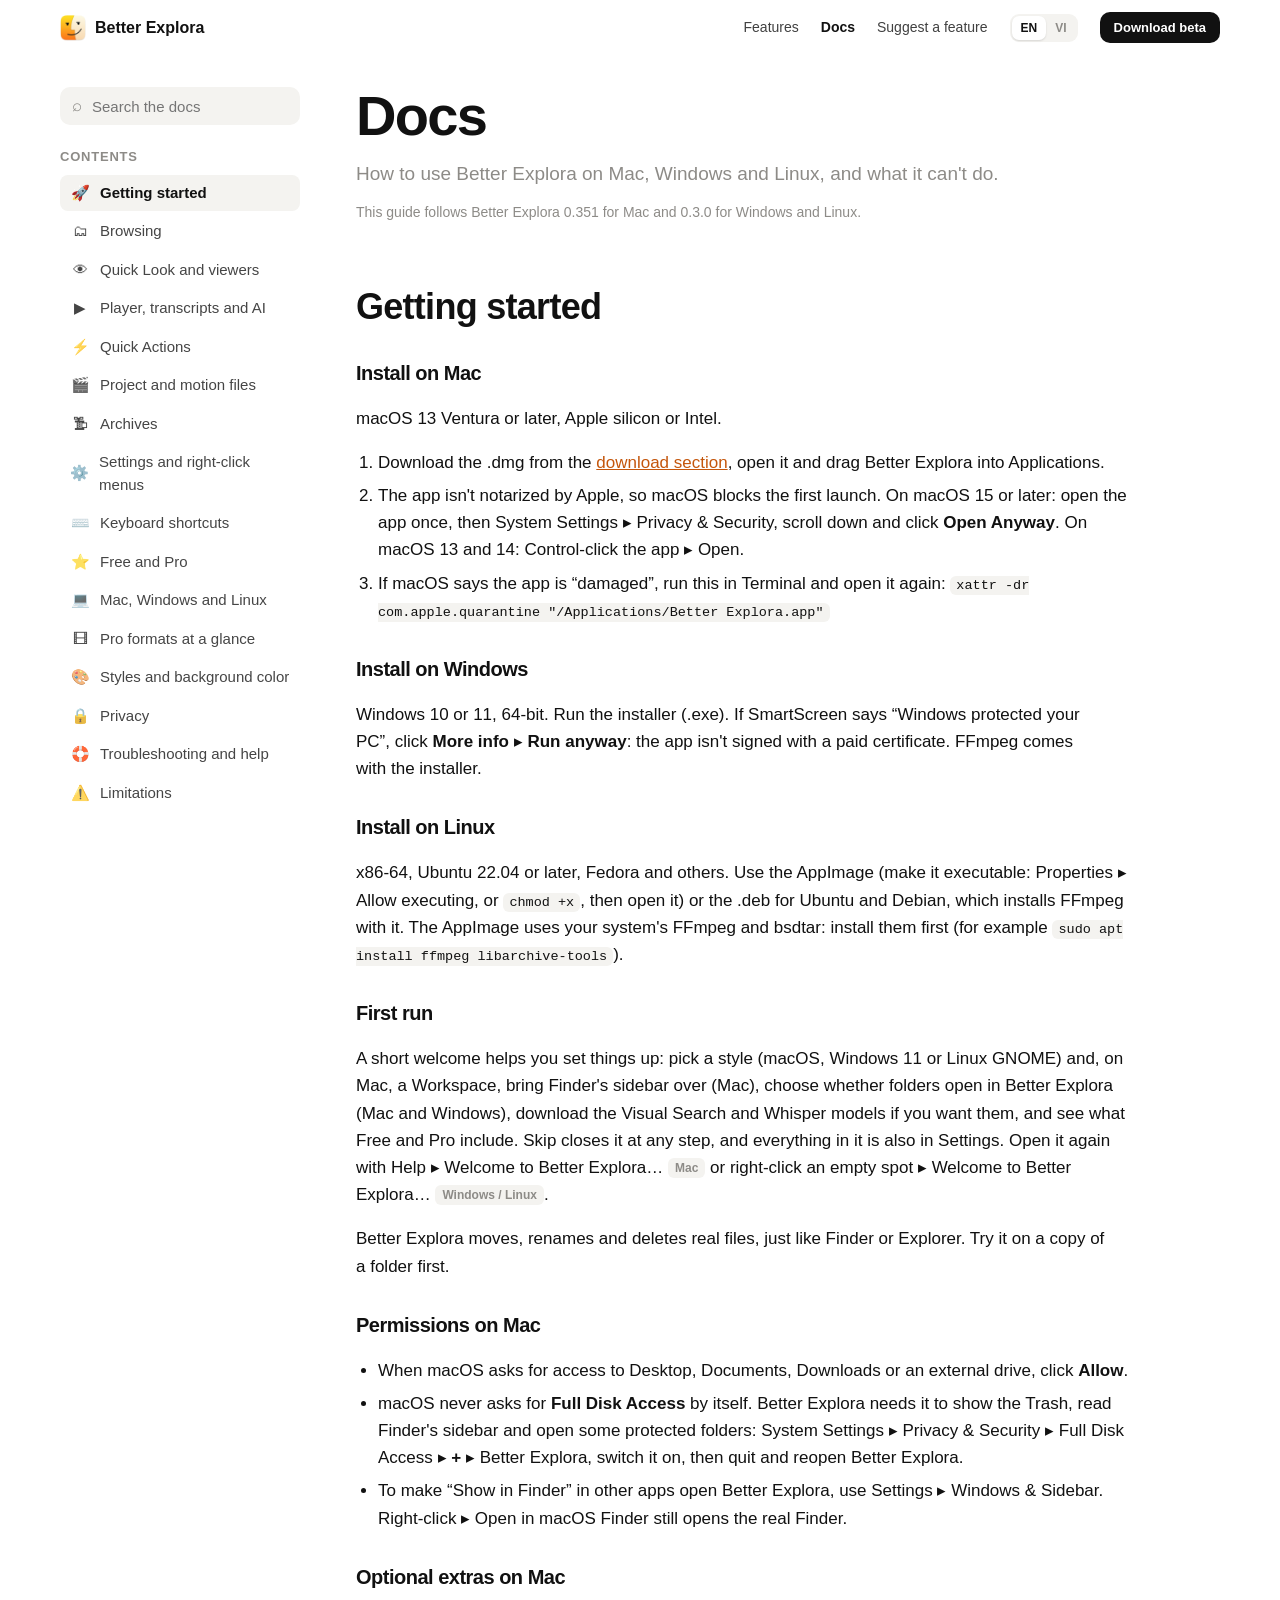
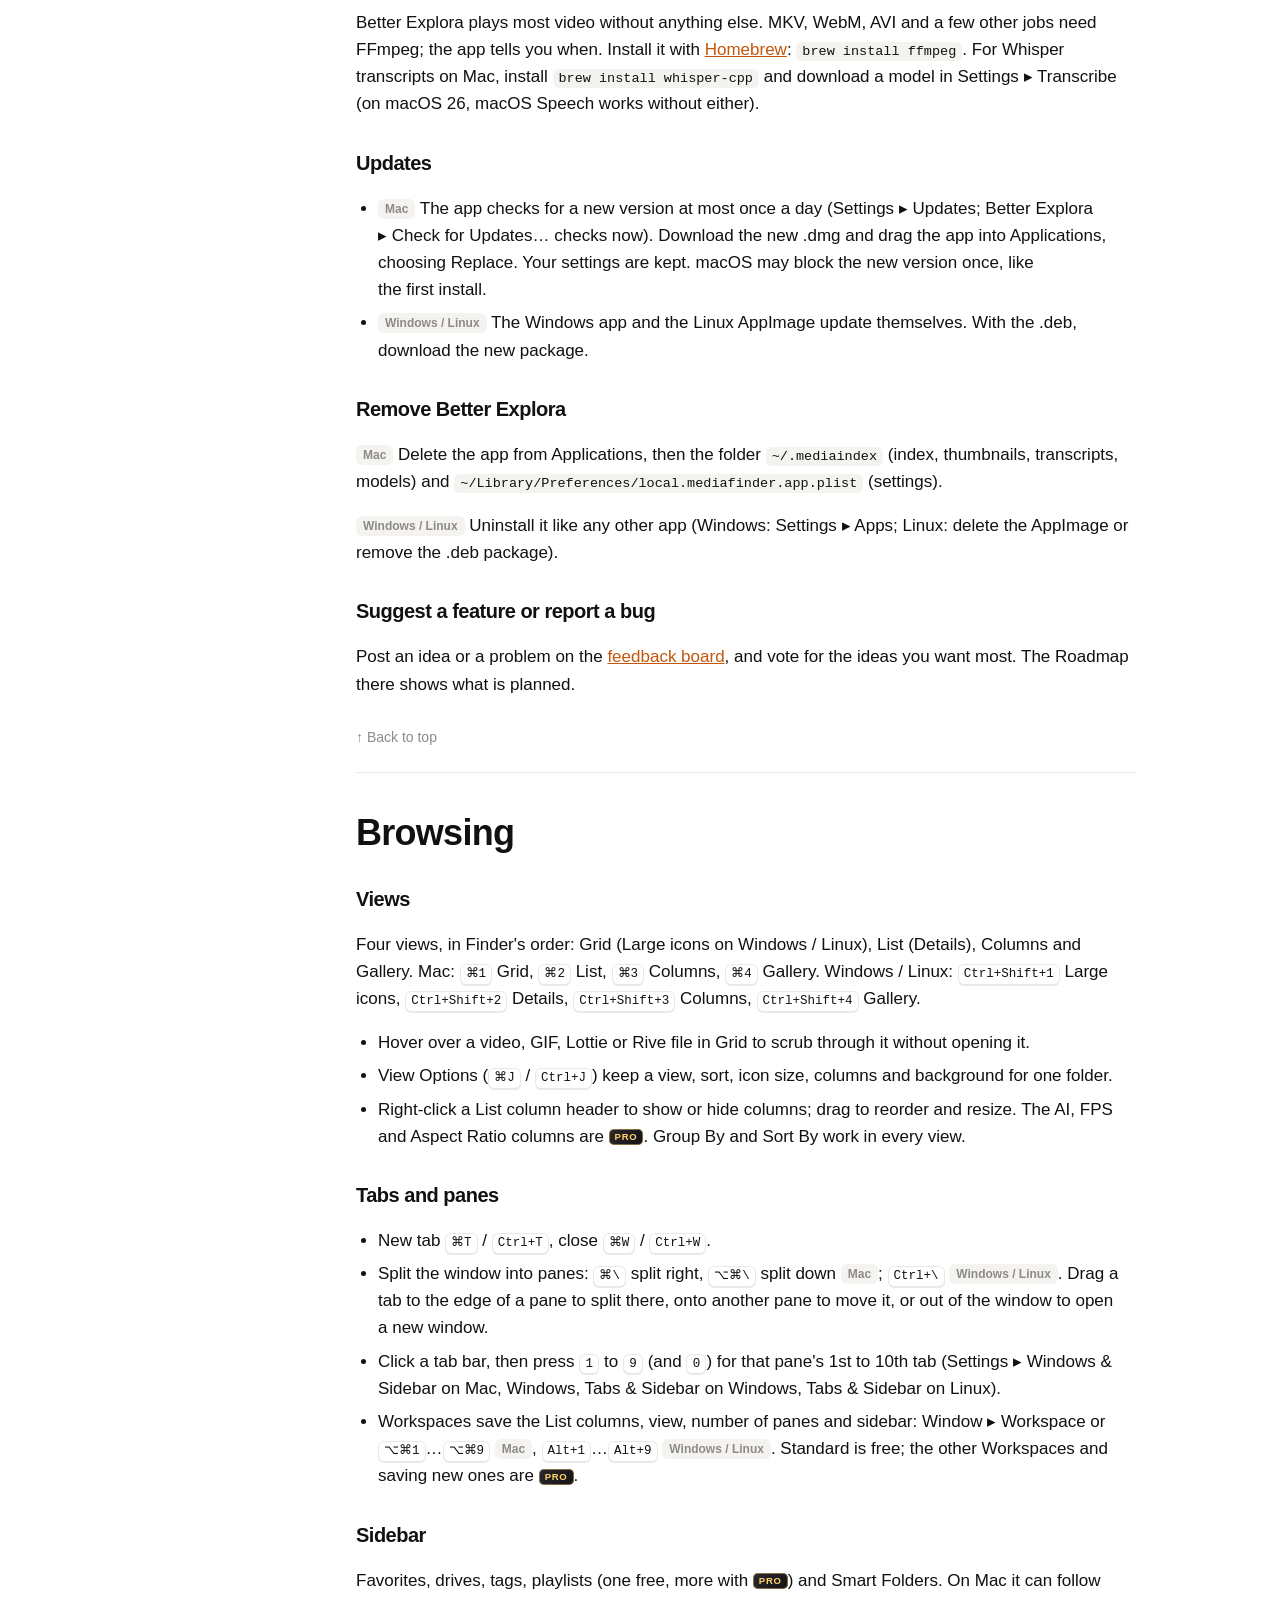
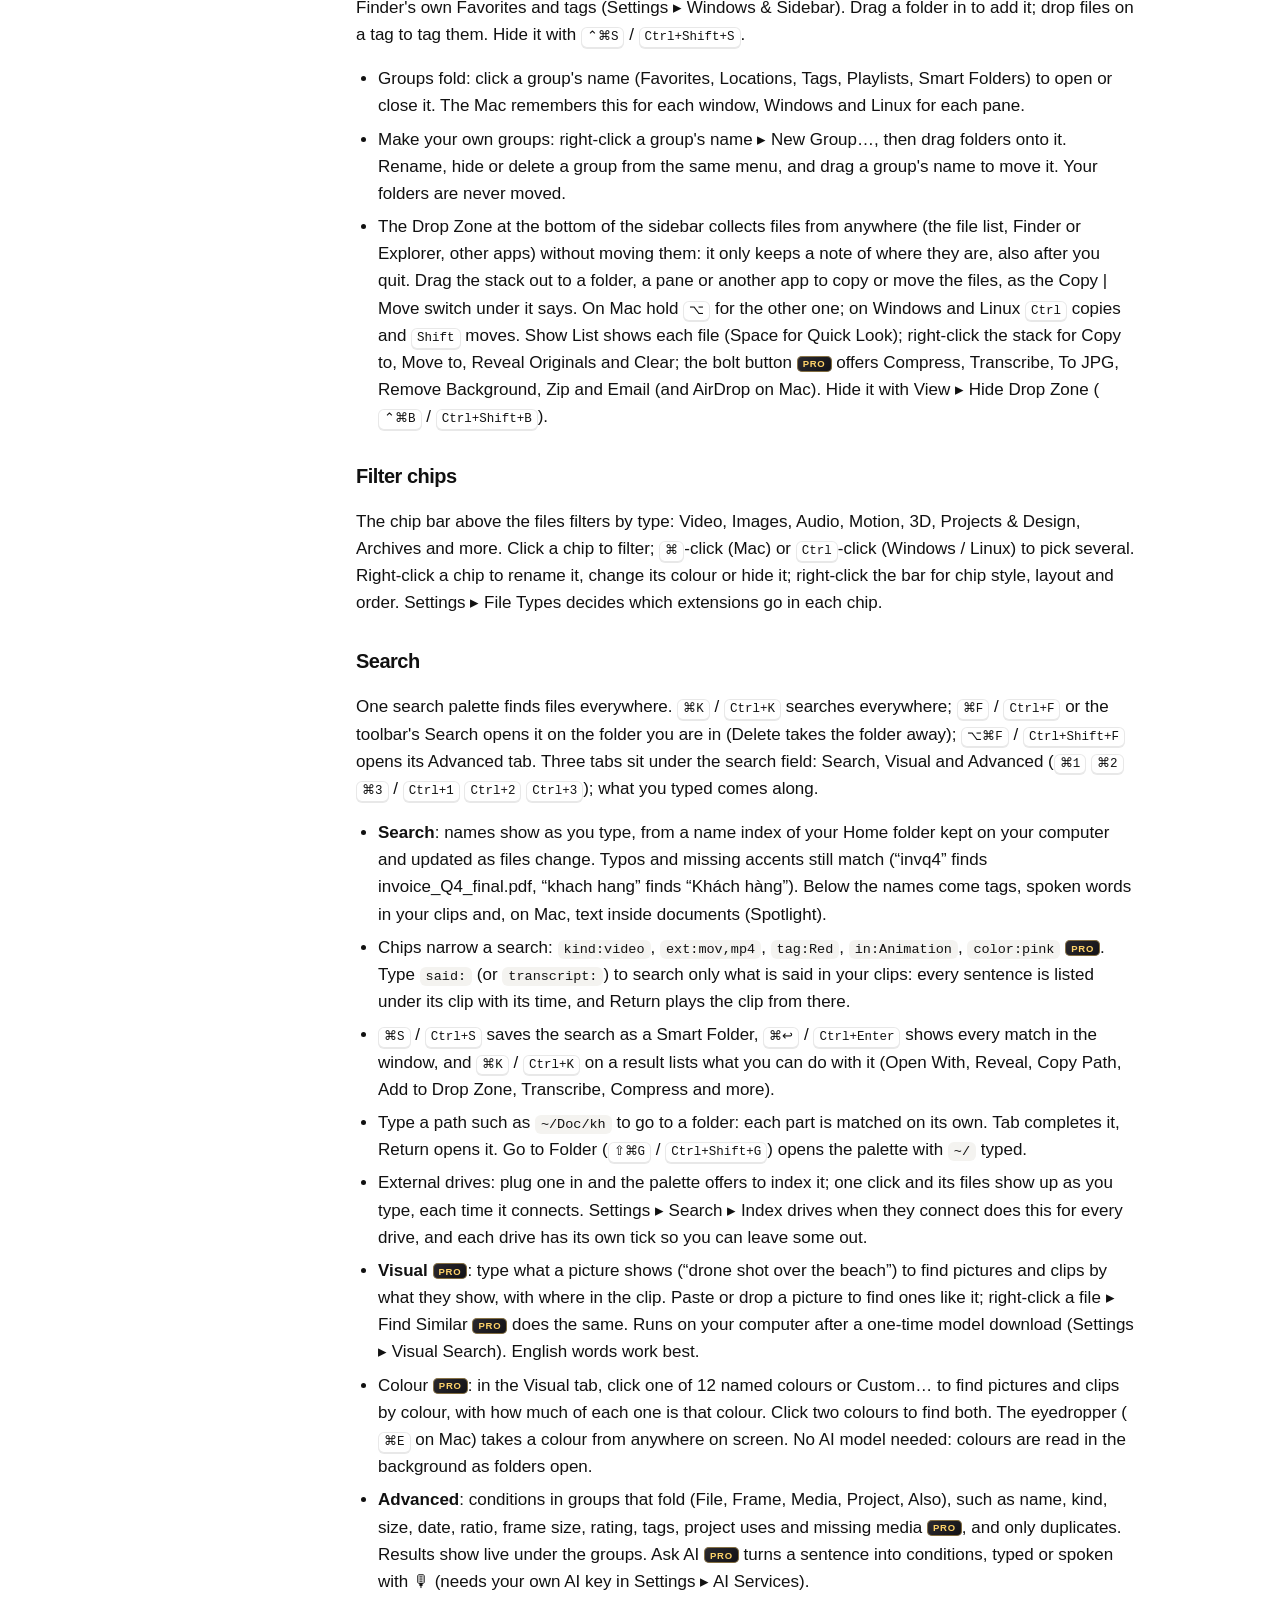
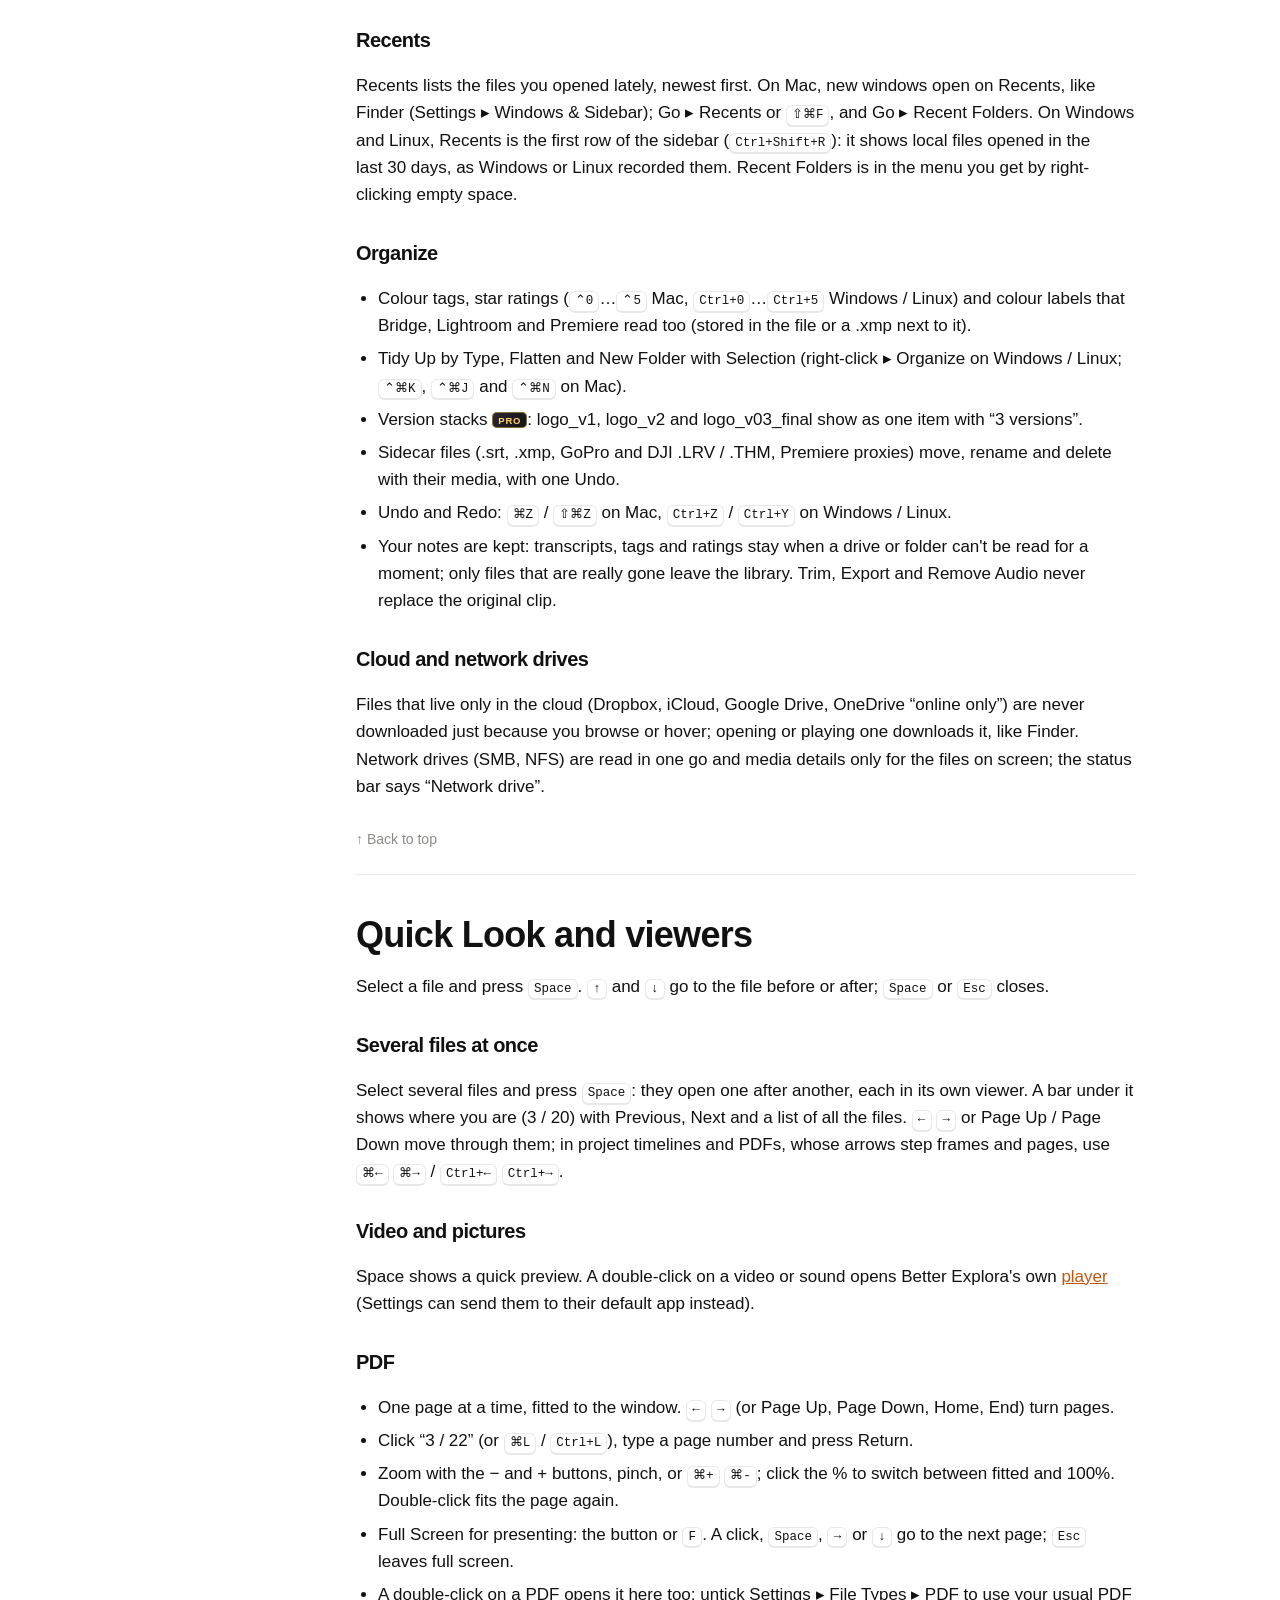
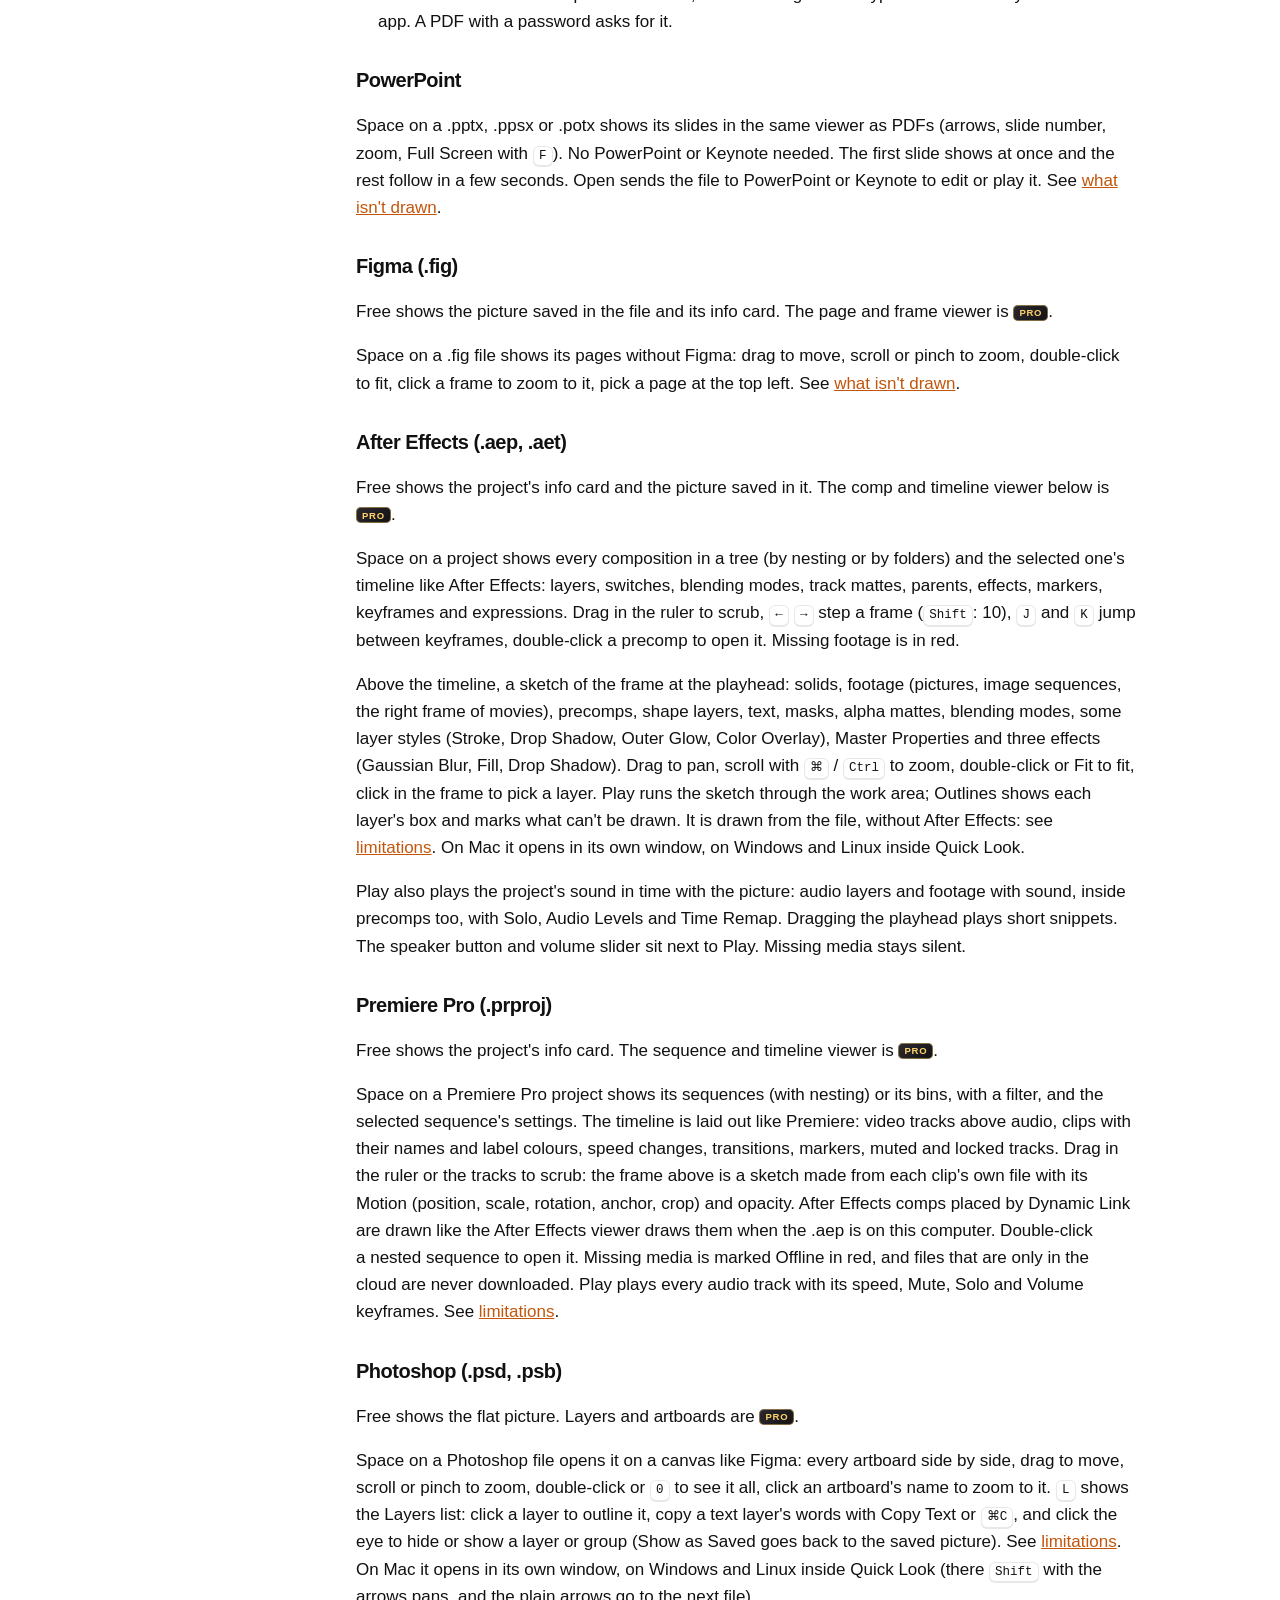
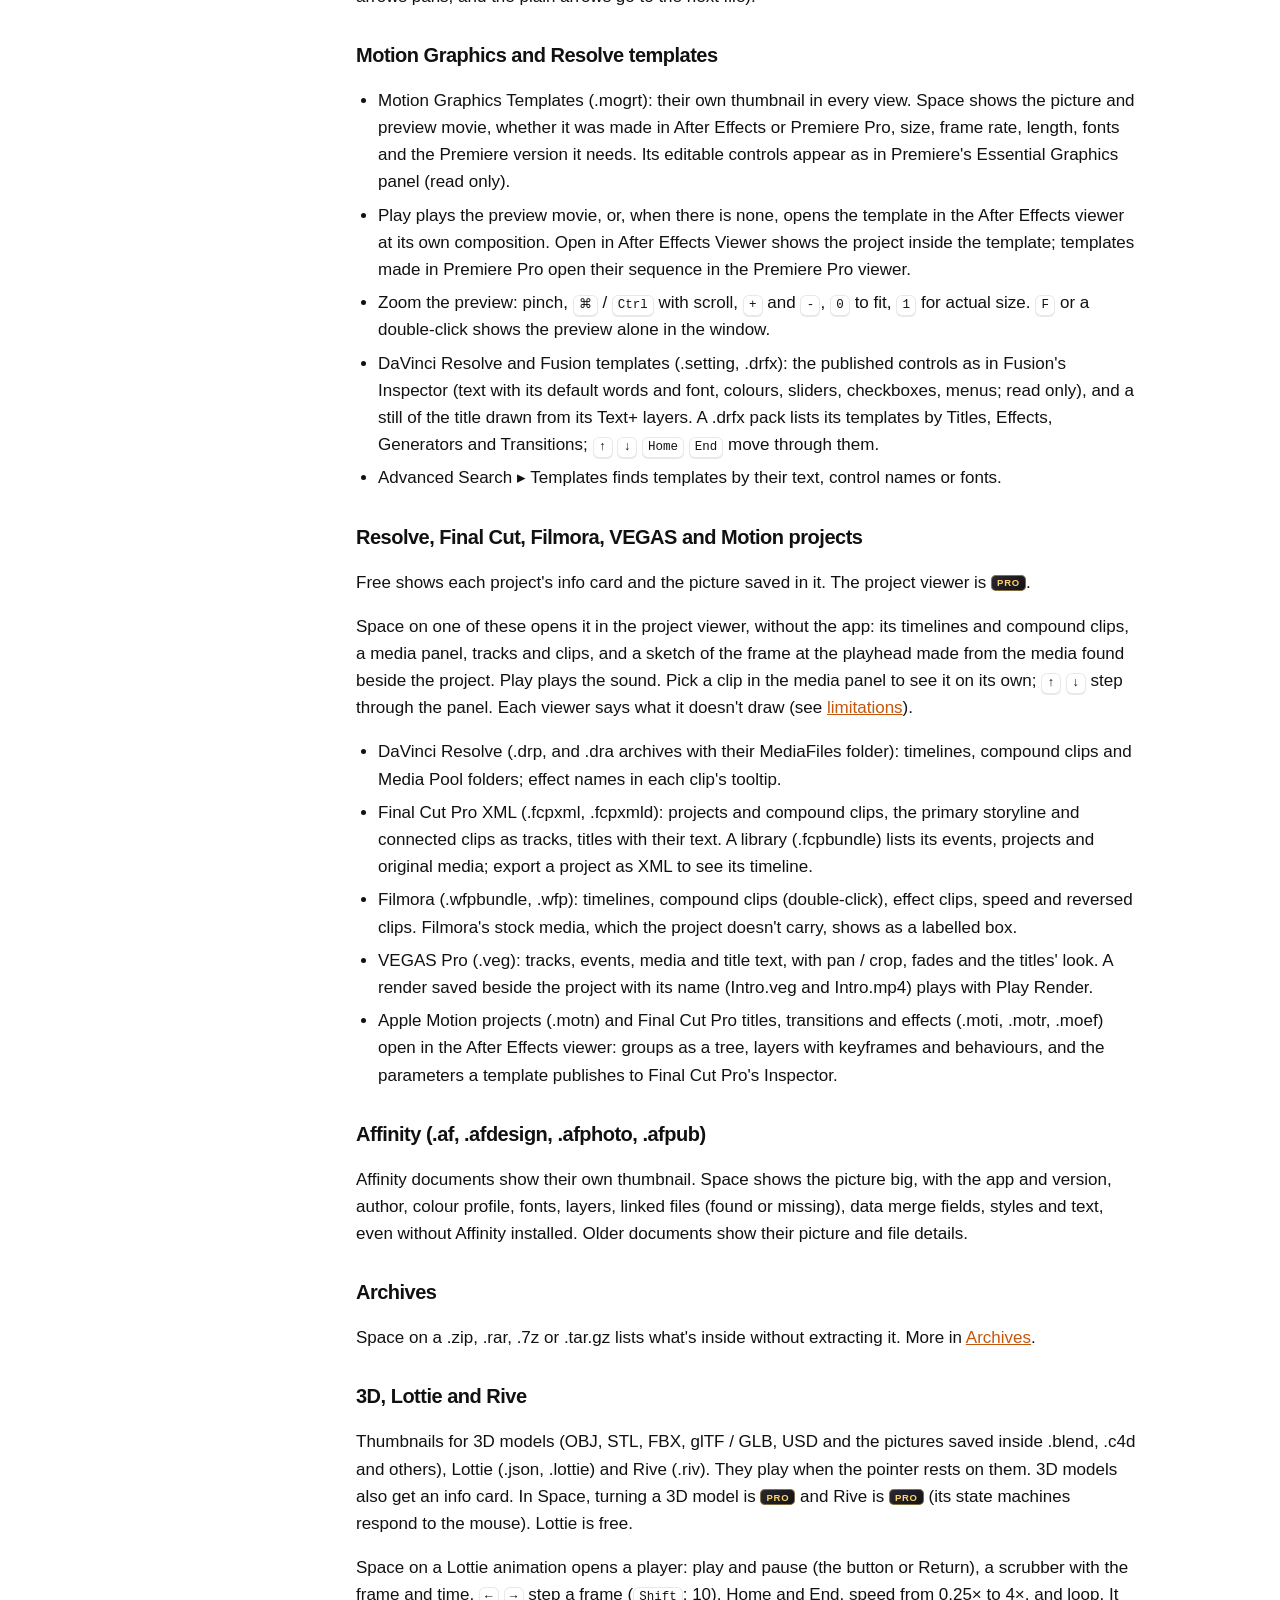
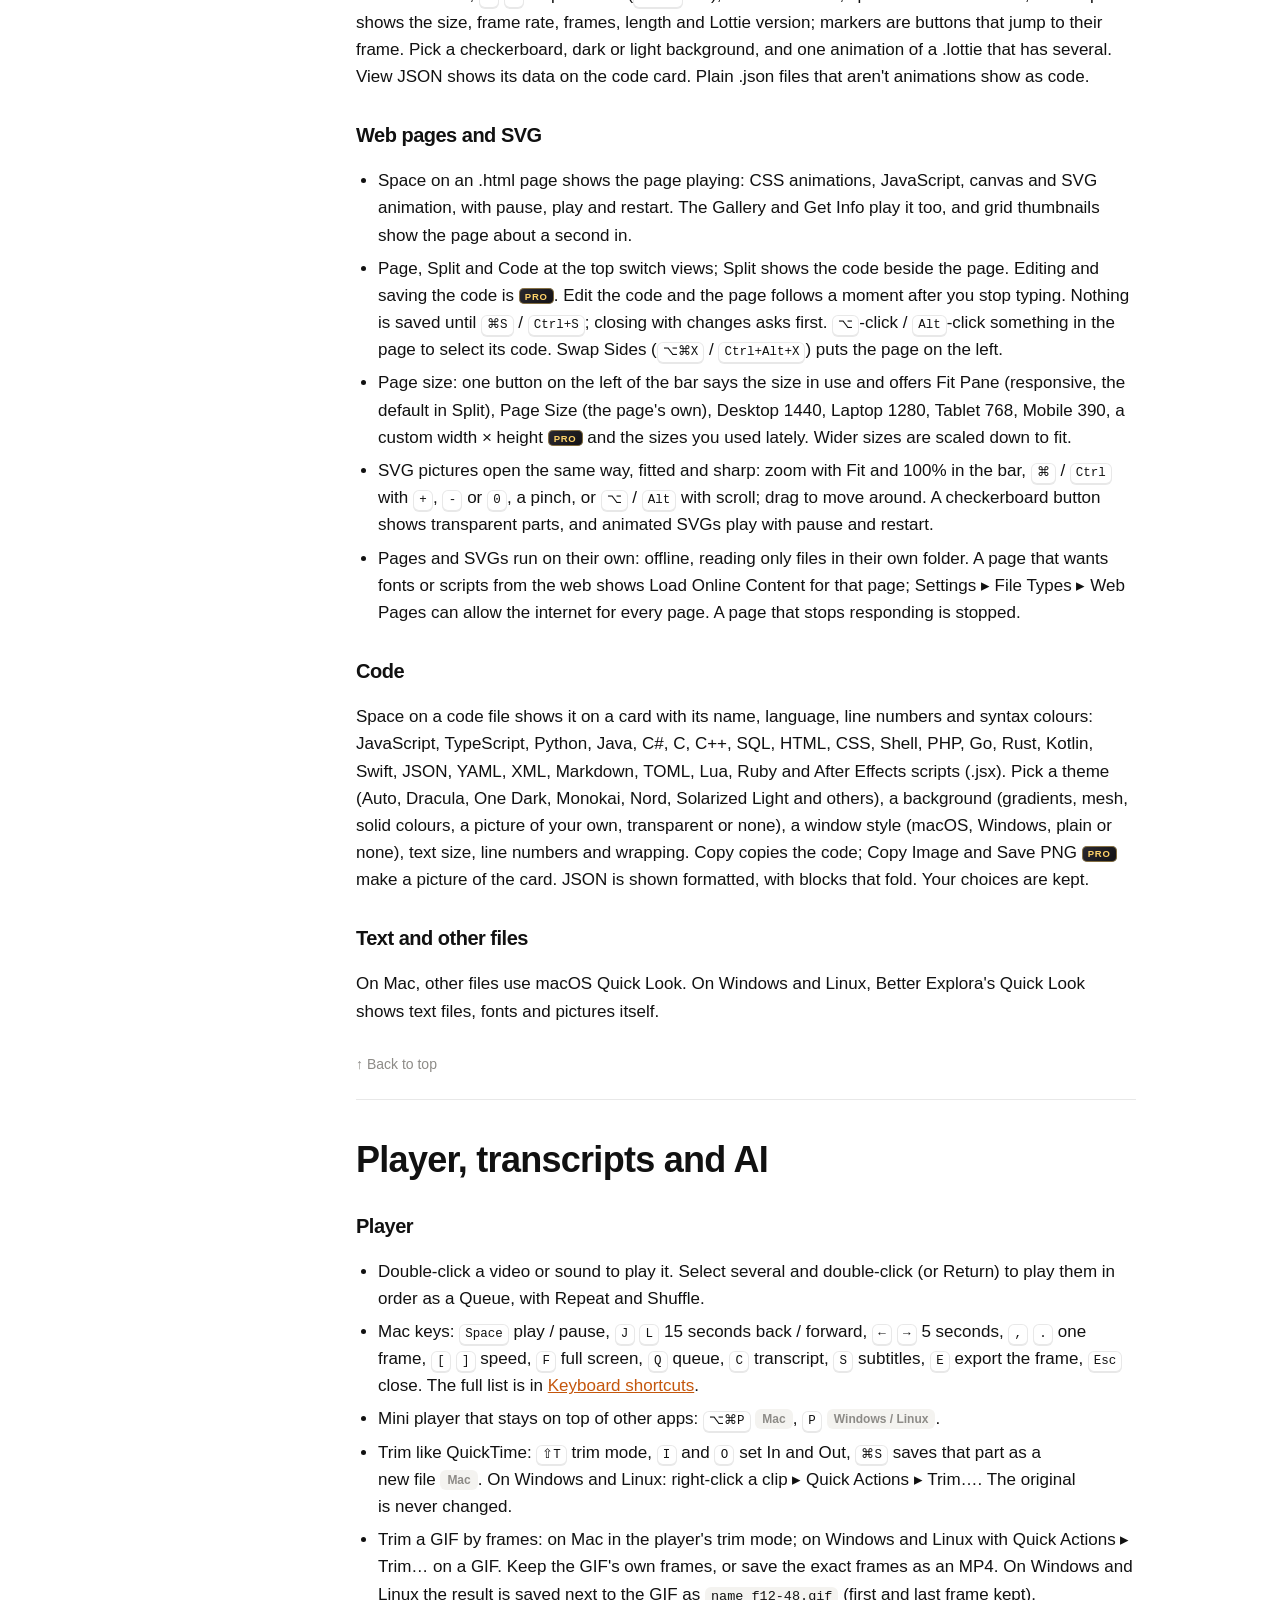
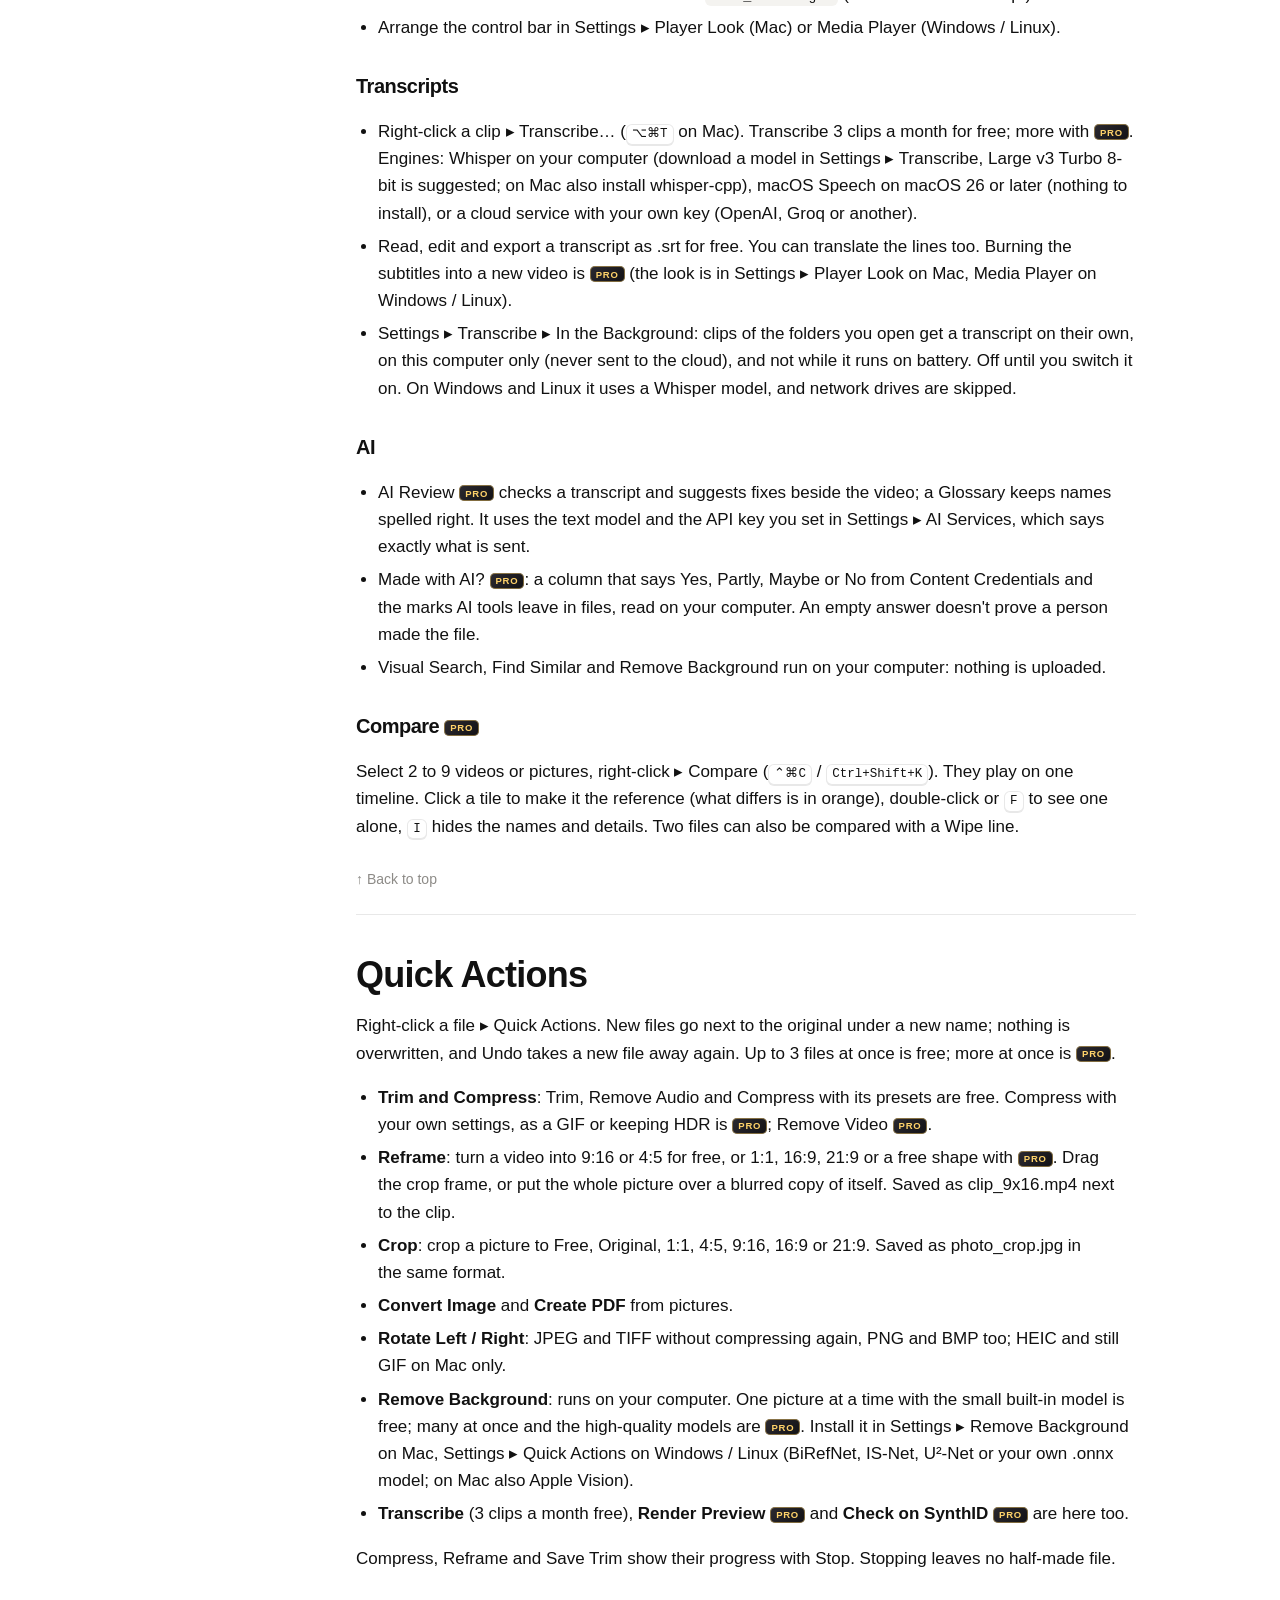
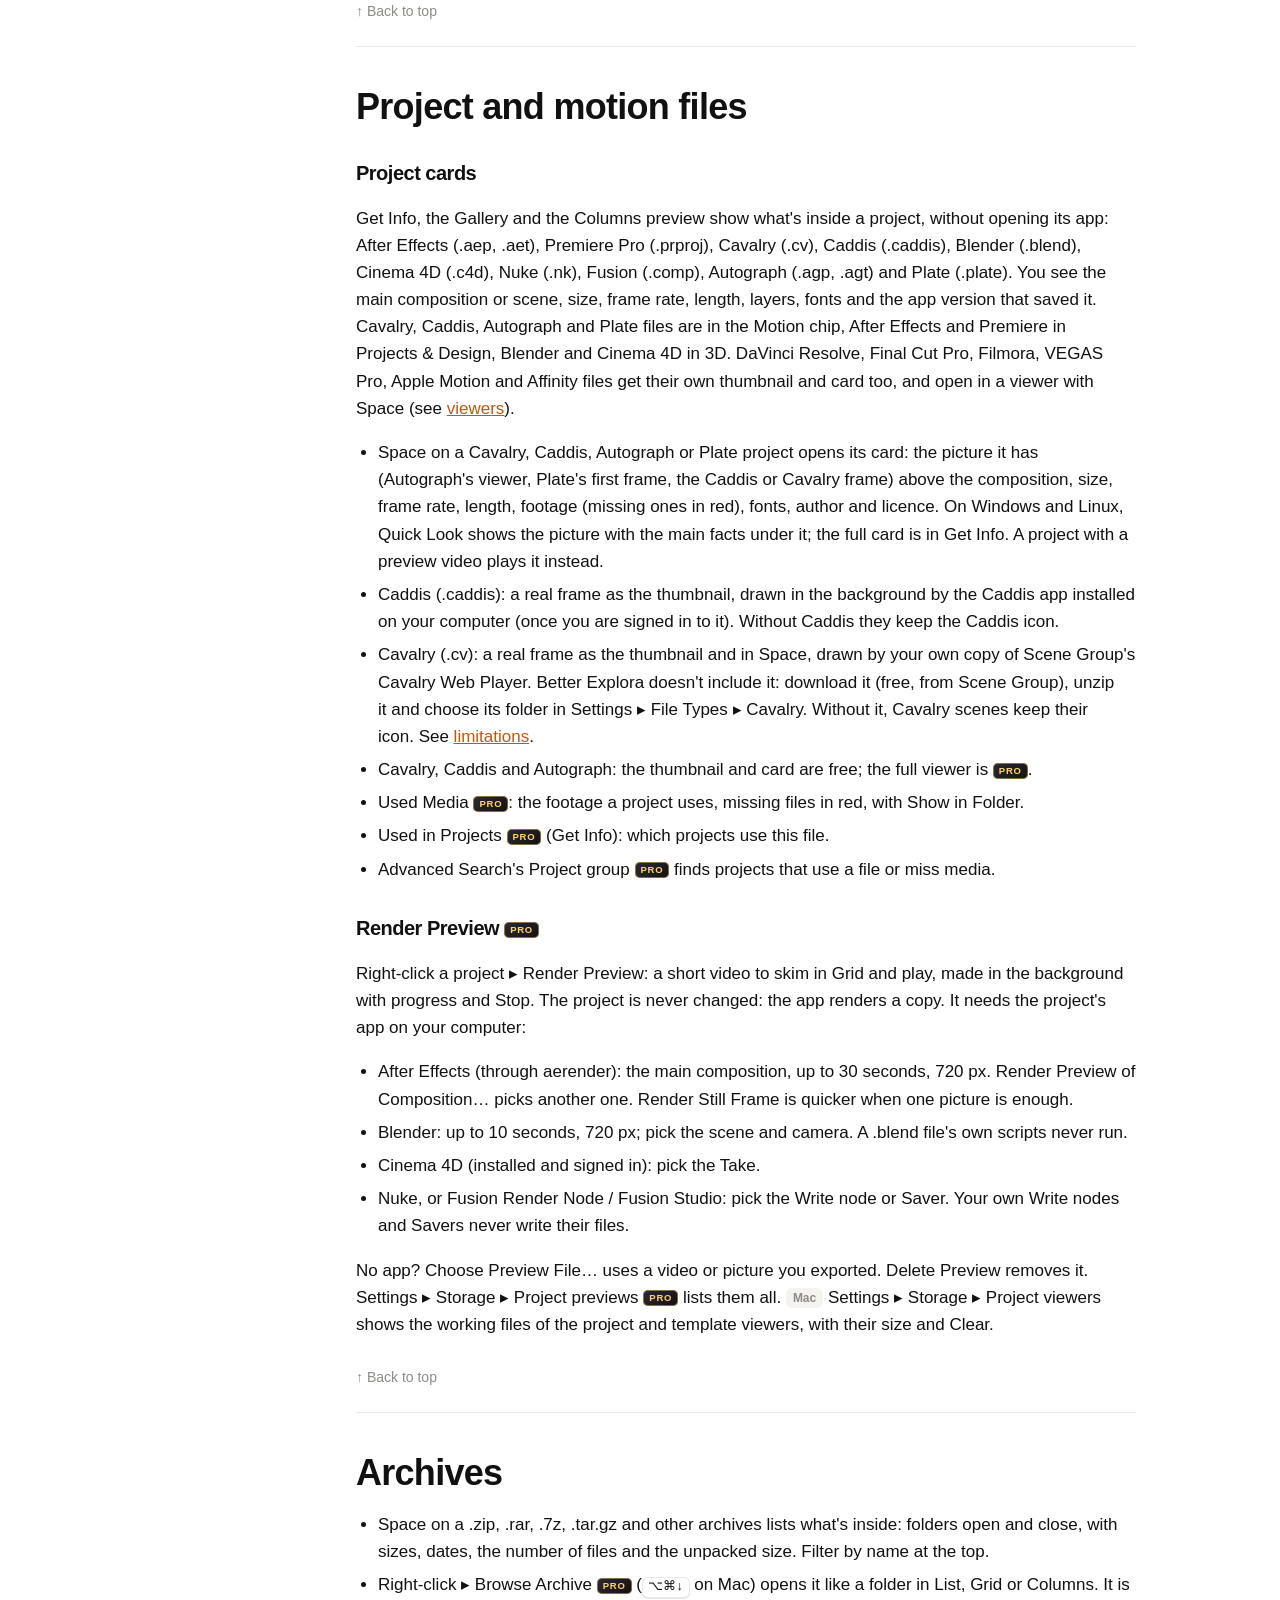
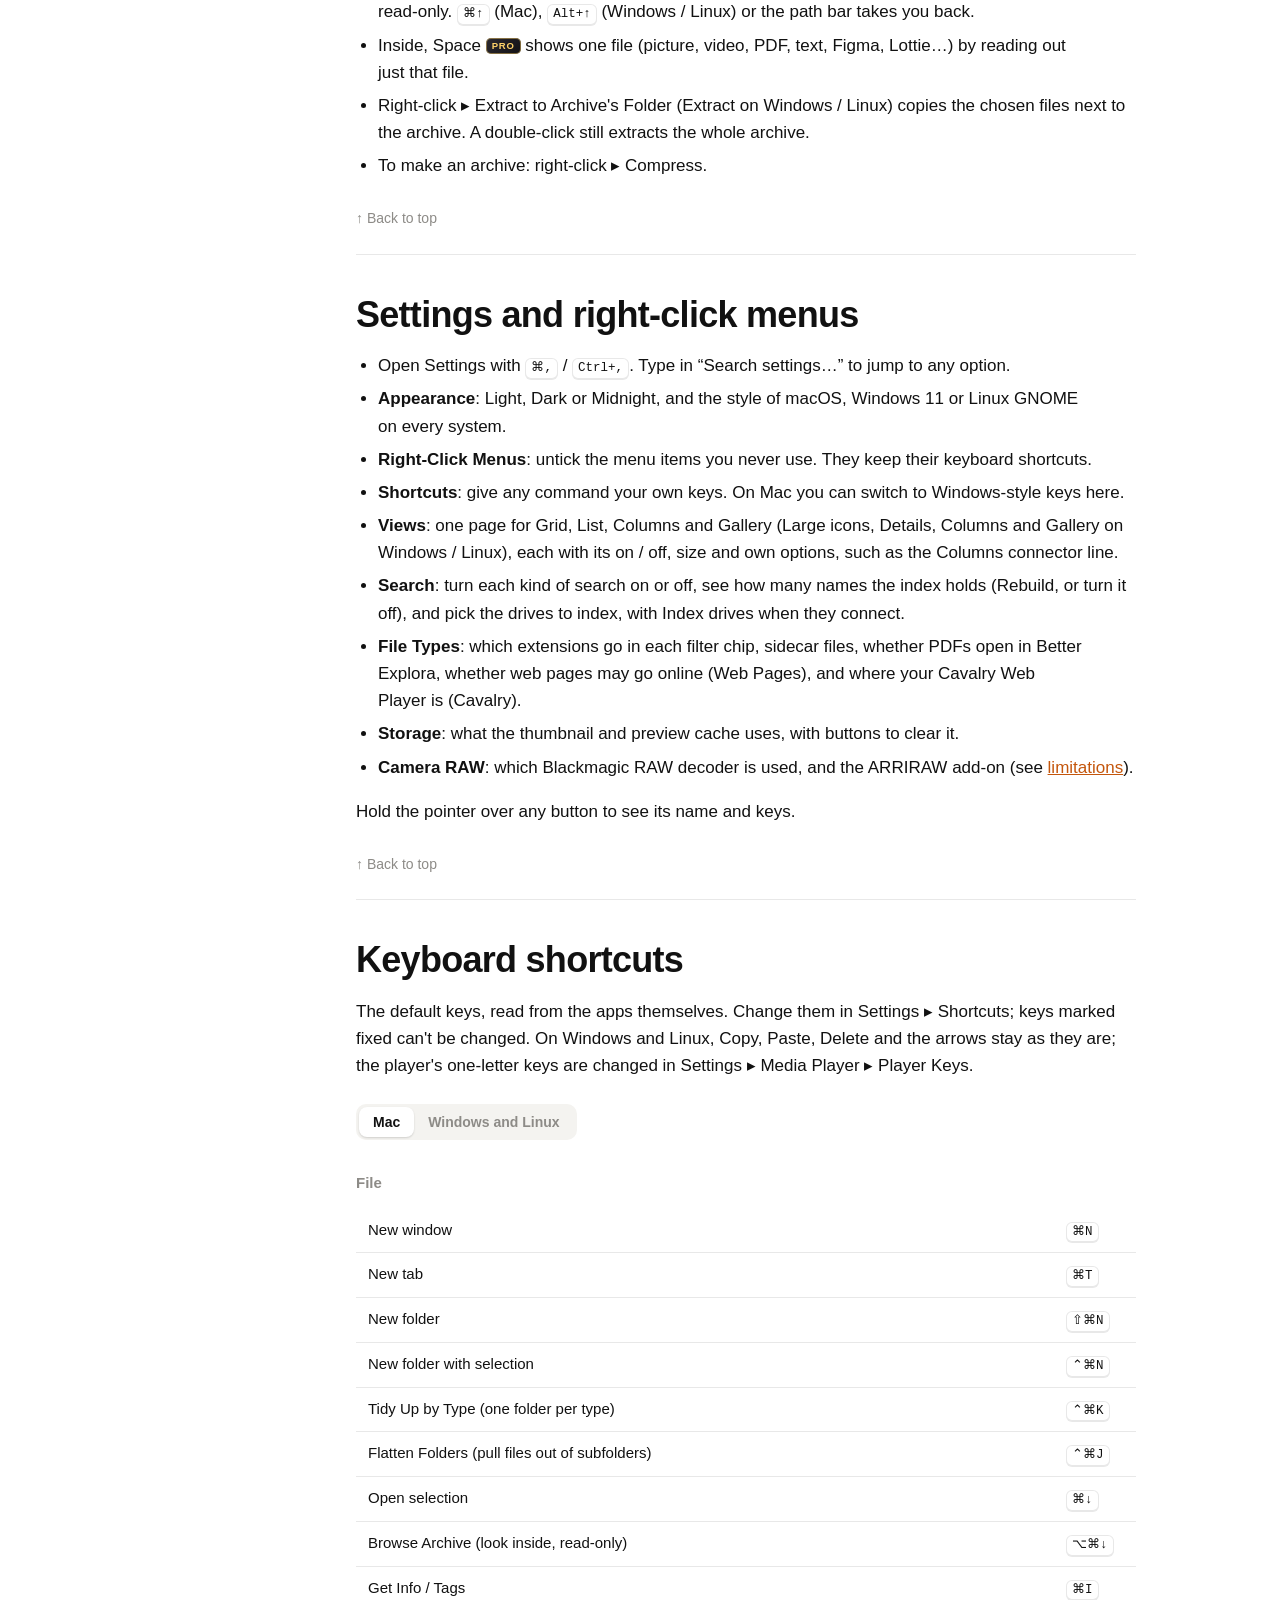
<file: docs.html>
<!doctype html>
<html lang="en">
<head>
  <meta charset="utf-8">
  <meta name="viewport" content="width=device-width, initial-scale=1">
  <title>Better Explora Docs</title>
  <meta name="description" content="How to use Better Explora on Mac, Windows and Linux: install, browsing, viewers, player, Quick Actions, project files, shortcuts, Free and Pro, and its limitations.">
  <meta property="og:title" content="Better Explora Docs">
  <meta property="og:image" content="assets/icon.png">
  <link rel="icon" href="assets/favicon.png">
  <link rel="stylesheet" href="base.css">
  <link rel="stylesheet" href="styles-b.css">
  <link rel="stylesheet" href="docs.css">
</head>
<body class="docs-page" data-no-switch>
  <header class="nav">
    <a class="brand" href="index.html"><img src="assets/icon.png" alt="" width="26" height="26">Better Explora</a>
    <nav class="links">
      <a href="index.html#features" data-i18n="nav.features"></a>
      <a href="docs.html" aria-current="page" data-i18n="nav.docs"></a>
      <a href="feedback.html" data-i18n="nav.feedback"></a>
    </nav>
    <div class="lang" role="group" aria-label="Language"><button data-lang="en">EN</button><button data-lang="vi">VI</button></div>
    <a class="btn btn-small" href="index.html#install" data-i18n="nav.download"></a>
  </header>

  <main id="top" class="wrap docs">
    <aside class="docs-side">
      <label class="docs-search"><span aria-hidden="true">⌕</span><input type="search" data-docs-search autocomplete="off"></label>
      <details class="docs-toc" data-docs-toc open><summary data-docs-ui="contents"></summary><nav data-docs-nav></nav></details>
    </aside>
    <article class="docs-main">
      <header class="docs-head">
        <h1 data-docs-ui="title"></h1>
        <p class="lead" data-docs-ui="lead"></p>
        <p class="fine" data-docs-follows></p>
      </header>
      <div class="docs-results" data-docs-results hidden></div>
      <div data-docs-body></div>
    </article>
  </main>

  <footer class="footer wrap">
    <div class="foot-brand"><img src="assets/icon.png" alt="" width="40" height="40"><span data-i18n="footer.made"></span></div>
    <nav>
      <a href="index.html#install" data-i18n="nav.download"></a>
      <a href="docs.html" data-i18n="nav.docs"></a>
      <a href="feedback.html" data-i18n="nav.feedback"></a>
      <a href="index.html#support" data-i18n="nav.support"></a>
    </nav>
    <span class="fine">© <span data-year></span> Better Explora (formerly Better Finder)</span>
  </footer>

  <script src="content.js"></script>
  <script src="main.js"></script>
  <script src="docs-content.js"></script>
  <script src="data/shortcuts.js"></script>
  <script src="docs.js"></script>
</body>
</html>
</file>
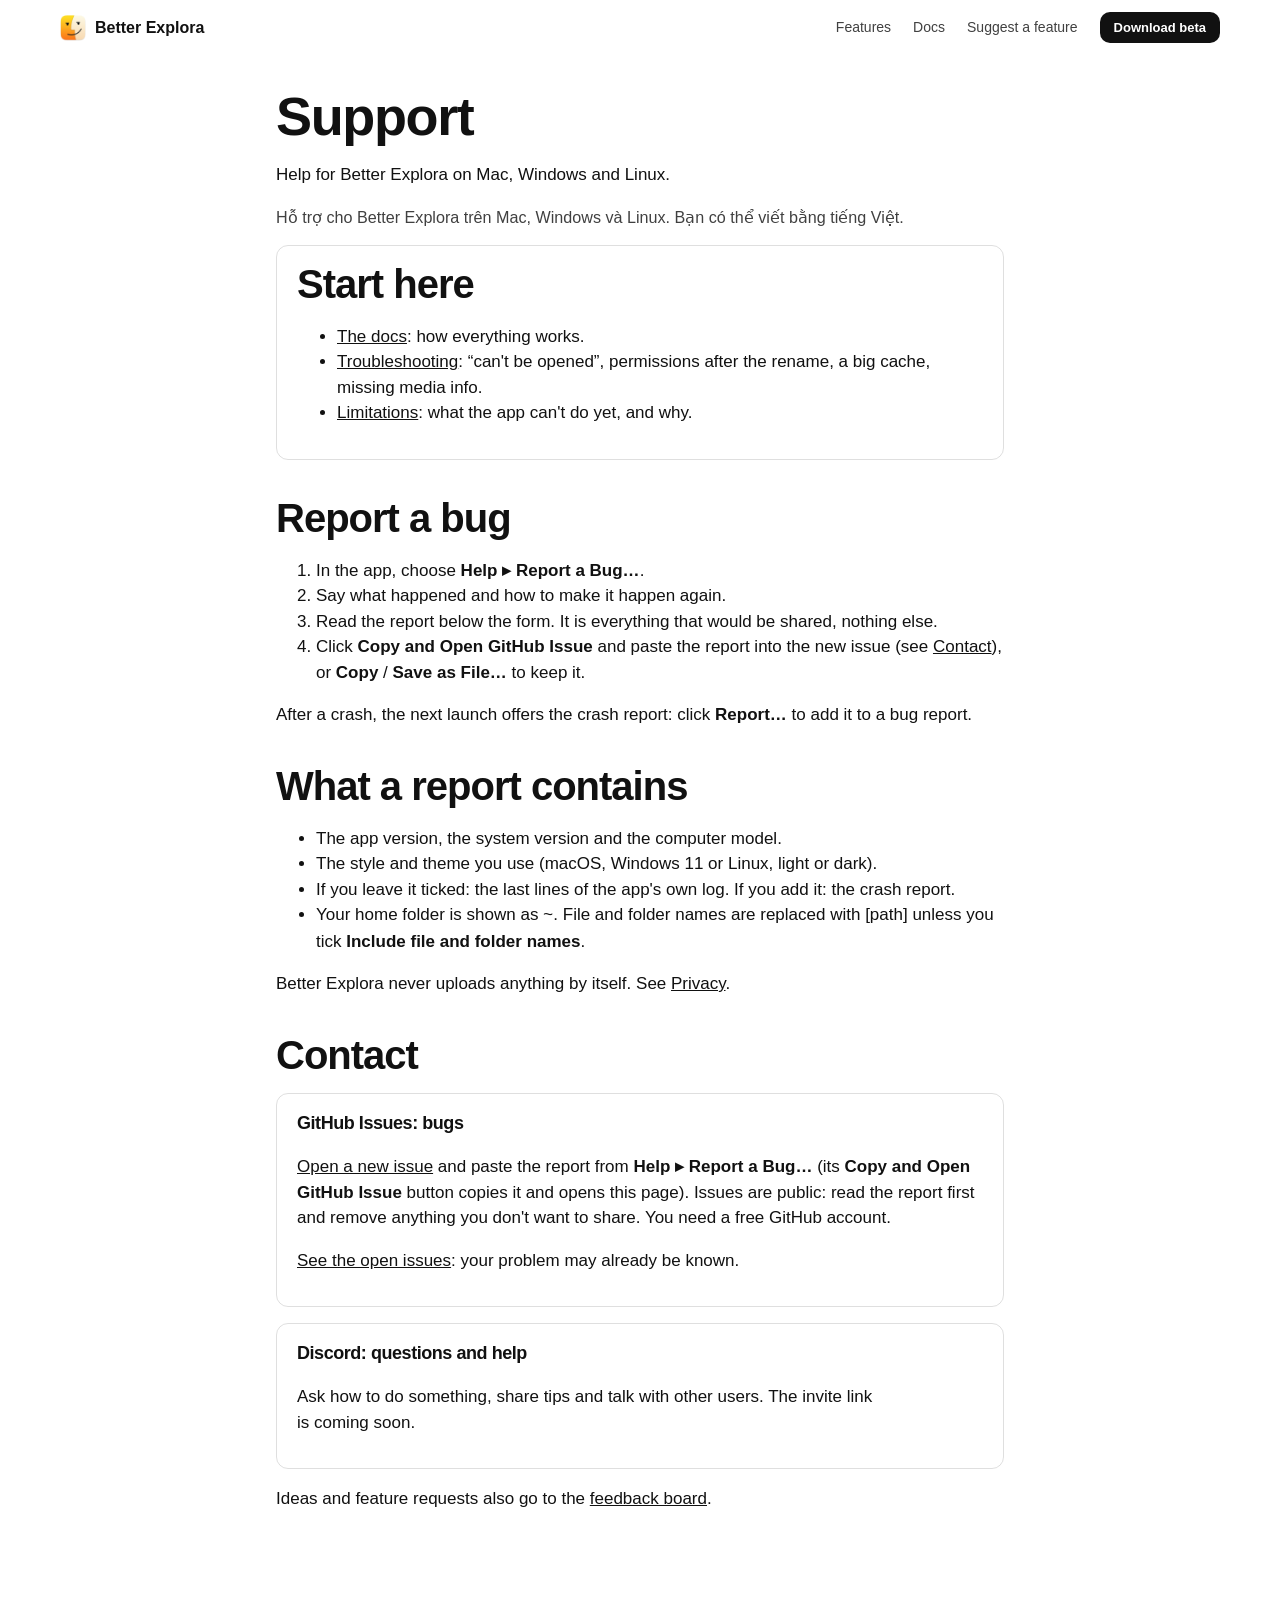
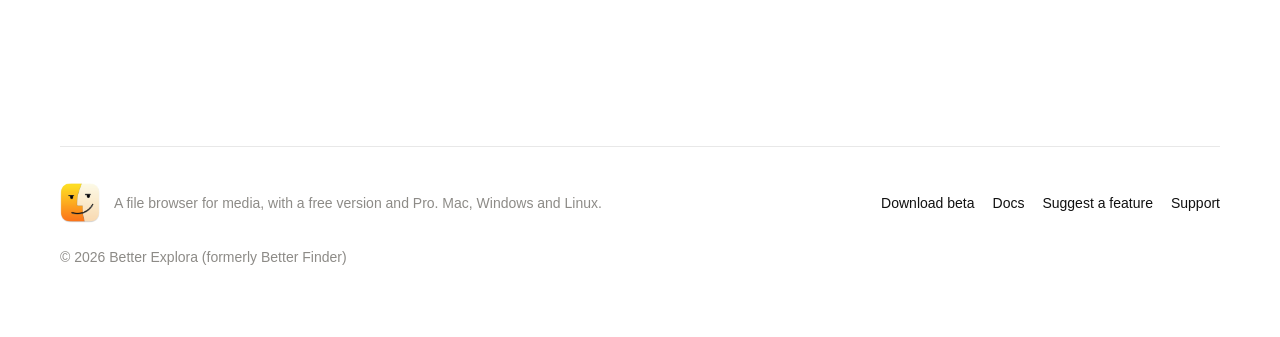
<file: support.html>
<!doctype html>
<html lang="en">
<head>
  <meta charset="utf-8">
  <meta name="viewport" content="width=device-width, initial-scale=1">
  <title>Better Explora Support</title>
  <meta name="description" content="Get help with Better Explora: the docs, troubleshooting, how to report a bug, and what a bug report contains.">
  <meta property="og:title" content="Better Explora Support">
  <meta property="og:image" content="assets/icon.png">
  <link rel="icon" href="assets/favicon.png">
  <link rel="stylesheet" href="base.css">
  <link rel="stylesheet" href="styles-b.css">
  <link rel="stylesheet" href="docs.css">
  <style>
    .support { max-width: 760px; margin: 0 auto; padding: 32px 16px 64px; }
    .support h1 { margin-bottom: 4px; }
    .support h2 { margin-top: 36px; }
    .support .card { border: 1px solid rgba(127,127,127,.25); border-radius: 12px; padding: 16px 20px; margin: 16px 0; }
    .support .vi { opacity: .8; font-size: .95em; }
  </style>
</head>
<body class="docs-page" data-no-switch>
  <header class="nav">
    <a class="brand" href="index.html"><img src="assets/icon.png" alt="" width="26" height="26">Better Explora</a>
    <nav class="links">
      <a href="index.html#features" data-i18n="nav.features"></a>
      <a href="docs.html" data-i18n="nav.docs"></a>
      <a href="feedback.html" data-i18n="nav.feedback"></a>
    </nav>
    <a class="btn btn-small" href="index.html#install" data-i18n="nav.download"></a>
  </header>

  <main class="support">
    <h1>Support</h1>
    <p class="lead">Help for Better Explora on Mac, Windows and Linux.</p>
    <p class="vi" lang="vi">Hỗ trợ cho Better Explora trên Mac, Windows và Linux. Bạn có thể viết bằng tiếng Việt.</p>

    <div class="card">
      <h2 style="margin-top:0">Start here</h2>
      <ul>
        <li><a href="docs.html">The docs</a>: how everything works.</li>
        <li><a href="docs.html#troubleshooting">Troubleshooting</a>: “can't be opened”, permissions after the rename, a big cache, missing media info.</li>
        <li><a href="docs.html#limitations">Limitations</a>: what the app can't do yet, and why.</li>
      </ul>
    </div>

    <h2 id="report">Report a bug</h2>
    <ol>
      <li>In the app, choose <b>Help ▸ Report a Bug…</b>.</li>
      <li>Say what happened and how to make it happen again.</li>
      <li>Read the report below the form. It is everything that would be shared, nothing else.</li>
      <li>Click <b>Copy and Open GitHub Issue</b> and paste the report into the new issue (see <a href="#contact">Contact</a>), or <b>Copy</b> / <b>Save as File…</b> to keep it.</li>
    </ol>
    <p>After a crash, the next launch offers the crash report: click <b>Report…</b> to add it to a bug report.</p>

    <h2 id="contents">What a report contains</h2>
    <ul>
      <li>The app version, the system version and the computer model.</li>
      <li>The style and theme you use (macOS, Windows 11 or Linux, light or dark).</li>
      <li>If you leave it ticked: the last lines of the app's own log. If you add it: the crash report.</li>
      <li>Your home folder is shown as <code>~</code>. File and folder names are replaced with [path] unless you tick <b>Include file and folder names</b>.</li>
    </ul>
    <p>Better Explora never uploads anything by itself. See <a href="docs.html#privacy">Privacy</a>.</p>

    <!-- Support is GitHub Issues and Discord (owner, 14 Nov 2026). OWNER: put the Discord invite link in place of
         DISCORD-INVITE below (and in the app: Support.discord in mac/.../Support.swift). -->
    <h2 id="contact">Contact</h2>
    <div class="card">
      <h3 style="margin-top:0">GitHub Issues: bugs</h3>
      <p><a href="https://github.com/gmttuts/better-finder/issues/new">Open a new issue</a> and paste the report from
         <b>Help ▸ Report a Bug…</b> (its <b>Copy and Open GitHub Issue</b> button copies it and opens this page).
         Issues are public: read the report first and remove anything you don't want to share. You need a free GitHub account.</p>
      <p><a href="https://github.com/gmttuts/better-finder/issues">See the open issues</a>: your problem may already be known.</p>
    </div>
    <div class="card" id="discord">
      <h3 style="margin-top:0">Discord: questions and help</h3>
      <p>Ask how to do something, share tips and talk with other users. <span data-discord>The invite link is coming soon.</span></p>
    </div>
    <p>Ideas and feature requests also go to the <a href="feedback.html">feedback board</a>.</p>
  </main>

  <footer class="footer wrap">
    <div class="foot-brand"><img src="assets/icon.png" alt="" width="40" height="40"><span data-i18n="footer.made"></span></div>
    <nav>
      <a href="index.html#install" data-i18n="nav.download"></a>
      <a href="docs.html" data-i18n="nav.docs"></a>
      <a href="feedback.html" data-i18n="nav.feedback"></a>
      <a href="index.html#support" data-i18n="nav.support"></a>
    </nav>
    <span class="fine">© <span data-year></span> Better Explora (formerly Better Finder)</span>
  </footer>

  <script src="content.js"></script>
  <script src="main.js"></script>
</body>
</html>
</file>
<file: base.css>
/* Shared by both designs. Each design's stylesheet sets the colour variables:
   --bg --card --line --text --muted --orange --yellow --cream --accent --font --mono --radius --stage */

[hidden] { display: none !important; }

/* No words left alone on a last line: running text wraps "pretty", headings, table cells and short blocks "balance". */
p, li, dd, summary, figcaption, blockquote, .fine, .lead { text-wrap: pretty; }
h1, h2, h3, h4, dt, td, th, .kicker, .pill { text-wrap: balance; }
.faq code { font: .9em var(--mono); overflow-wrap: anywhere; }

/* ---------- Screenshot placeholder ---------- */
.window > img, .window > video { width: 100%; display: block; }
.shot-missing { position: relative; display: grid; grid-template-columns: 180px 1fr; aspect-ratio: 16 / 9; }
.fake-side { padding: 18px 14px; border-right: 1px solid var(--line); display: grid; align-content: start; gap: 12px; }
.fake-side b { height: 10px; border-radius: 5px; background: color-mix(in srgb, var(--text) 8%, transparent); }
.fake-side b:nth-child(2) { width: 70%; } .fake-side b:nth-child(4) { width: 55%; }
.fake-grid { padding: 22px; display: grid; grid-template-columns: repeat(4, 1fr); gap: 16px; align-content: start; }
.fake-grid i { aspect-ratio: 16 / 10; border-radius: 8px; background: linear-gradient(135deg, hsl(var(--h) 60% 55% / .45), hsl(calc(var(--h) + 60) 70% 40% / .3)); }
.shot-missing p { position: absolute; left: 50%; bottom: 18px; transform: translateX(-50%); margin: 0; padding: 6px 14px; border-radius: 999px;
  font-size: 13px; color: #ddd; background: rgba(0,0,0,.65); white-space: nowrap; }
.shot-missing code { font-family: var(--mono); color: var(--yellow); }

/* ---------- Stats strip ---------- */
.stats { display: grid; grid-template-columns: repeat(4, 1fr); gap: 0; margin: 56px auto 0; max-width: 1080px; padding: 0; text-align: left; }
.stats div { padding: 4px 24px; border-left: 1px solid var(--line); }
.stats dt { font-size: clamp(28px, 4vw, 44px); font-weight: 700; letter-spacing: -0.03em; line-height: 1.1; }
.stats dd { margin: 6px 0 0; color: var(--muted); font-size: 14px; line-height: 1.4; }

/* ---------- Hover demo ---------- */
.demo-grid { display: grid; grid-template-columns: repeat(3, minmax(0, 1fr)); gap: 22px; margin-top: 48px; text-align: left; }
.demo-tile { margin: 0; }
.stage { --p: 0; position: relative; aspect-ratio: 16 / 9; border-radius: 12px; overflow: hidden; background: var(--stage, #111);
  box-shadow: 0 0 0 1px var(--line); transition: box-shadow .2s, transform .2s; }
.kind-video .stage { cursor: ew-resize; }
.stage:hover { box-shadow: 0 0 0 2px var(--orange); }
.stage > video, .stage > img, .stage > canvas, .stage > .anim { position: absolute; inset: 0; width: 100%; height: 100%; object-fit: cover; display: block; }
.stage > .anim { display: grid; place-items: center; color: var(--muted); }
.stage .ext { position: absolute; z-index: 2; left: 8px; top: 8px; font: 600 11px var(--mono); letter-spacing: .04em; padding: 3px 7px; border-radius: 6px;
  color: #fff; background: rgba(0,0,0,.55); backdrop-filter: blur(6px); -webkit-backdrop-filter: blur(6px); pointer-events: none; }
.kind-rive .ext { background: rgba(255,90,60,.85); }
.kind-lottie .ext { background: rgba(0,180,150,.85); }
.stage .bar { position: absolute; z-index: 2; left: 0; right: 0; bottom: 0; height: 3px; background: rgba(0,0,0,.35); pointer-events: none; }
.stage .bar i { display: block; height: 100%; width: calc(var(--p) * 100%); background: var(--yellow); }
.stage .tc { position: absolute; z-index: 2; right: 8px; bottom: 9px; font: 11px var(--mono); padding: 2px 6px; border-radius: 5px; color: #fff; background: rgba(0,0,0,.55); pointer-events: none; }
.stage .tc:empty { display: none; }
.kind-gif .bar, .kind-rive .bar { display: none; }
.demo-tile figcaption { display: flex; justify-content: space-between; gap: 10px; margin: 10px 2px 0; font-size: 13px; }
.demo-tile .name { overflow: hidden; text-overflow: ellipsis; white-space: nowrap; min-width: 0; }
.demo-tile .hint { color: var(--muted); white-space: nowrap; overflow: hidden; text-overflow: ellipsis; min-width: 0; flex: 0 1 auto; text-align: right; }
.formats { margin: 48px auto 0; max-width: 1120px; }
.formats h3 { font-size: 18px; }
.formats p { color: var(--muted); font-size: 15px; margin: 10px 0 0; }

/* ---------- Compare table ---------- */
.compare { width: 100%; margin-top: 44px; border-collapse: collapse; text-align: left; font-size: 16px; }
.compare th, .compare td { padding: 14px 12px; border-bottom: 1px solid var(--line); vertical-align: middle; }
.compare thead th { font-size: 14px; color: var(--muted); font-weight: 600; }
.compare thead th.bf { color: var(--text); }
.compare thead th.bf img { display: inline-block; vertical-align: middle; margin-right: 8px; }
.compare tbody th { font-weight: 500; }
.compare td { width: 26%; color: var(--muted); }
.compare td.bf { color: var(--text); }
.compare .yes { color: var(--orange); font-weight: 700; font-size: 18px; }
.compare .no { color: var(--muted); opacity: .6; }
.compare .txt { font-size: 14px; }

/* ---------- Support ---------- */
.btn-coffee { background: #ffdd00; color: #1a1400; }
.btn-momo { background: #a50064; color: #fff; }
.btn-momo:hover { box-shadow: 0 8px 30px rgba(165,0,100,.4); }
.momo-dot { display: inline-grid; place-items: center; width: 22px; height: 22px; border-radius: 6px; background: #fff; color: #a50064; font-size: 12px; font-weight: 800; }
/* the quiet support line in the footer: one sentence and two small buttons that open the QR pop-up */
.foot-support { flex-basis: 100%; display: flex; align-items: center; gap: 8px; flex-wrap: wrap; margin: 0; color: var(--muted); font-size: 13px; }
.foot-btn { display: inline-flex; align-items: center; gap: 6px; padding: 3px 10px 3px 8px; border: 1px solid var(--line); border-radius: 999px; background: none;
  color: var(--text); font: 13px var(--font); cursor: pointer; }
.foot-btn:hover { background: color-mix(in srgb, var(--text) 6%, transparent); }
.foot-btn:focus-visible { outline: 3px solid var(--orange); outline-offset: 2px; }
.foot-btn .momo-dot { width: 16px; height: 16px; border-radius: 4px; font-size: 10px; color: #fff; background: #a50064; }
.support-modal { border: 0; padding: 32px 32px 24px; border-radius: 22px; width: min(360px, calc(100vw - 32px)); text-align: center;
  background: var(--card); color: var(--text); box-shadow: 0 30px 80px rgba(0,0,0,.45), 0 0 0 1px var(--line); }
.support-modal::backdrop { background: rgba(0,0,0,.55); backdrop-filter: blur(6px); -webkit-backdrop-filter: blur(6px); }
.support-modal h3 { font-size: 22px; }
.support-modal .x { position: absolute; top: 12px; right: 14px; border: 0; background: none; color: var(--muted); font-size: 26px; cursor: pointer; line-height: 1; }
.support-modal.both { width: min(580px, calc(100vw - 32px)); }
.qr-row { display: flex; justify-content: center; align-items: flex-start; gap: 20px; flex-wrap: wrap; margin: 18px 0 8px; }
.qr-card { display: grid; justify-items: center; gap: 10px; }
.qr-card b { font-size: 15px; }
.support-modal .qr { margin: 0; width: 220px; padding: 10px; aspect-ratio: 1; border-radius: 16px; overflow: hidden; background: #fff; display: grid; place-items: center; }
.support-modal .qr img { width: 100%; height: 100%; object-fit: contain; }
.qr-missing { color: #888; font-size: 14px; padding: 20px; }
.support-modal .btn { margin-bottom: 8px; }

/* ---------- Preview-only design switcher ---------- */
.dev-switch { position: fixed; z-index: 50; left: 50%; bottom: 16px; transform: translateX(-50%); display: flex; gap: 6px; align-items: center;
  padding: 6px 6px 6px 14px; border-radius: 999px; font: 12px var(--font); color: #ccc; background: rgba(20,20,24,.88); box-shadow: 0 8px 30px rgba(0,0,0,.35);
  backdrop-filter: blur(10px); -webkit-backdrop-filter: blur(10px); }
.dev-switch a { color: #ccc; text-decoration: none; padding: 5px 10px; border-radius: 999px; white-space: nowrap; }
.dev-switch a[aria-current] { background: #fff; color: #111; }

@media (max-width: 900px) {
  .demo-grid { grid-template-columns: repeat(2, minmax(0, 1fr)); }
  .stats { grid-template-columns: repeat(2, 1fr); row-gap: 24px; }
  .stats div:nth-child(odd) { border-left: 0; padding-left: 0; }
}
@media (max-width: 600px) {
  .demo-grid { grid-template-columns: minmax(0, 1fr); }
  .shot-missing { grid-template-columns: 1fr; }
  .fake-side { display: none; }
  .fake-grid { grid-template-columns: repeat(3, 1fr); gap: 10px; padding: 14px; }
  .compare { font-size: 14px; }
  .compare th, .compare td { padding: 12px 6px; }
  .compare thead th.bf img { display: none; }
}

/* ---------- Animated Better Explora window (views-demo.js, the MacBook in the hero) ---------- */
.vd { --w-bg: #fbfbfa; --w-bar: #ecebe8; --w-side: #f3f2ef; --w-line: rgba(0,0,0,.08); --w-text: #1d1d1f; --w-muted: #86868b; --w-sel: #0a64d8; --w-row: rgba(0,0,0,.025);
  position: relative; max-width: 1080px; margin: 0 auto; border-radius: 12px; overflow: hidden; text-align: left; color: var(--w-text);
  background: var(--w-bg); box-shadow: 0 30px 60px rgba(0,0,0,.14), 0 0 0 1px rgba(0,0,0,.08); font: 13px/1.3 var(--font); user-select: none; -webkit-user-select: none; }
.vd-dark { --w-bg: #1e1e21; --w-bar: #2a2a2e; --w-side: #232326; --w-line: rgba(255,255,255,.08); --w-text: #ececf0; --w-muted: #8e8e96; --w-row: rgba(255,255,255,.03);
  box-shadow: 0 40px 120px rgba(0,0,0,.6), 0 0 0 1px rgba(255,255,255,.08); margin-top: 32px; }
.vd-chrome { display: flex; align-items: center; gap: 8px; height: 46px; padding: 0 12px; background: var(--w-bar); border-bottom: 1px solid var(--w-line); }
.vd-chrome > i { width: 12px; height: 12px; border-radius: 50%; background: #ff5f57; flex: none; }
.vd-chrome > i:nth-child(2) { background: #febc2e; } .vd-chrome > i:nth-child(3) { background: #28c840; }
.vd-title { margin-left: 14px; font-weight: 600; white-space: nowrap; overflow: hidden; text-overflow: ellipsis; }
.vd-seg { margin-left: auto; display: flex; background: color-mix(in srgb, var(--w-text) 7%, transparent); border-radius: 8px; padding: 2px; flex: none; }
.vd-seg button { width: 34px; height: 26px; border: 0; border-radius: 6px; background: none; color: var(--w-muted); cursor: pointer; display: grid; place-items: center; }
.vd-seg button[aria-selected="true"] { background: var(--w-bg); color: var(--w-text); box-shadow: 0 1px 2px rgba(0,0,0,.15); }
.vd-seg svg { width: 16px; height: 16px; fill: none; stroke: currentColor; stroke-width: 1.7; stroke-linecap: round; }
.vd-body { display: flex; aspect-ratio: 16 / 9.4; }
.vd-side { flex: 0 0 18%; padding: 12px 10px; background: var(--w-side); border-right: 1px solid var(--w-line); display: flex; flex-direction: column; gap: 2px; overflow: hidden; }
.vd-side p { margin: 10px 8px 4px; font-size: 11px; font-weight: 600; color: var(--w-muted); }
.vd-side p:first-child { margin-top: 0; }
.vd-side span { padding: 5px 8px; border-radius: 6px; white-space: nowrap; overflow: hidden; text-overflow: ellipsis; display: flex; align-items: center; gap: 7px; }
.vd-side span.on { background: color-mix(in srgb, var(--w-text) 9%, transparent); }
.vd-side b { width: 9px; height: 9px; border-radius: 50%; flex: none; }
.vd-stage { position: relative; flex: 1; overflow: hidden; touch-action: pan-y; }

/* items: one set of tiles that changes shape */
.vd-item { position: absolute; left: 0; top: 0; will-change: transform; cursor: default;
  transition: transform .38s cubic-bezier(.2,.8,.2,1), width .38s cubic-bezier(.2,.8,.2,1), height .38s cubic-bezier(.2,.8,.2,1), opacity .25s; }
/* a little overshoot ("elastic"); content.js viewsEase: "smooth" turns it off */
.vd-elastic .vd-item { transition-timing-function: cubic-bezier(.34,1.42,.6,1), cubic-bezier(.34,1.3,.6,1), cubic-bezier(.34,1.3,.6,1), ease; transition-duration: .42s, .42s, .42s, .25s; }
.vd-th { position: absolute; left: 0; top: 0; width: 100%; height: calc(100% - 24px); border-radius: 7px; overflow: hidden;
  background: linear-gradient(135deg, hsl(var(--h, 30) 75% 55%), hsl(calc(var(--h, 30) + 50) 80% 35%)) center / cover no-repeat;
  box-shadow: 0 0 0 1px var(--w-line); transition: inherit; transition-delay: 0s; }
.vd-th em { position: absolute; left: 6px; top: 6px; font: 600 10px var(--mono); font-style: normal; color: #fff; padding: 2px 5px; border-radius: 4px; background: rgba(0,0,0,.45); }
.vd-th u { position: absolute; right: 5px; bottom: 5px; font: 10px var(--mono); text-decoration: none; color: #fff; padding: 1px 4px; border-radius: 4px; background: rgba(0,0,0,.5); transition: opacity .3s; }
.vd-name { position: absolute; left: 2px; right: 2px; top: calc(100% - 19px); white-space: nowrap; overflow: hidden; text-overflow: ellipsis; text-align: center; font-size: 12px; transition: inherit; transition-delay: 0s; }
.vd-meta { position: absolute; top: 50%; transform: translateY(-50%); right: 12px; width: 52%; display: grid; grid-template-columns: 2fr 1fr 1fr; gap: 10px; color: var(--w-muted); font-size: 12px; opacity: 0; pointer-events: none; transition: opacity .2s; }
.vd-meta span { white-space: nowrap; overflow: hidden; text-overflow: ellipsis; }

/* list + columns rows */
.mode-list .vd-item, .mode-columns .vd-item { border-radius: 6px; }
.mode-list .vd-item:nth-child(odd of .vd-item) { background: var(--w-row); }
.mode-list .vd-th, .mode-columns .vd-th { left: 10px; top: 5px; width: 38px; height: calc(100% - 10px); border-radius: 4px; }
.mode-list .vd-th em, .mode-columns .vd-th em, .mode-list .vd-th u, .mode-columns .vd-th u { opacity: 0; }
.mode-list .vd-name, .mode-columns .vd-name { left: 58px; top: 50%; transform: translateY(-50%); text-align: left; font-size: 13px; right: 55%; }
.mode-columns .vd-name { right: 10px; }
.mode-list .vd-meta { opacity: 1; }
.vd-item.sel { background: var(--w-sel) !important; color: #fff; }
.vd-item.sel .vd-meta { color: rgba(255,255,255,.8); }

/* gallery */
.mode-gallery .vd-item:not(.big) .vd-th { height: 100%; }
.mode-gallery .vd-item:not(.big) .vd-name, .mode-gallery .vd-item:not(.big) .vd-th em,
.mode-gallery .vd-item:not(.big) .vd-th u { opacity: 0; }
.mode-gallery .vd-item:not(.big) { cursor: pointer; }
.mode-gallery .vd-item.big .vd-th { box-shadow: 0 12px 30px rgba(0,0,0,.18), 0 0 0 1px var(--w-line); }
.mode-gallery .vd-item.big .vd-th, .vd-pth { background-size: cover, cover; background-position: center, center; }
/* Gallery: the selected file keeps its place in the filmstrip, outlined, like the app */
.vd-gsel { position: absolute; left: 0; top: 0; z-index: 2; opacity: 0; pointer-events: none; transition: transform .42s cubic-bezier(.34,1.3,.6,1), width .42s, height .42s, opacity .25s; }
.vd-gsel .vd-th { width: 100%; height: 100%; box-shadow: 0 0 0 2px var(--w-sel), 0 0 0 4px color-mix(in srgb, var(--w-sel) 30%, transparent); }
.vd-gsel .vd-th em { opacity: 0; }
.mode-gallery .vd-gsel.on { opacity: 1; }
.mode-grid .vd-item, .mode-list .vd-item, .mode-columns .vd-item { cursor: pointer; }

/* list header, columns folder list + preview (fade in per mode) */
.vd-head, .vd-col1, .vd-preview { position: absolute; opacity: 0; pointer-events: none; transition: opacity .25s; }
.vd-head { left: 0; right: 0; top: 0; height: 30px; display: flex; align-items: center; padding-left: 58px;
  border-bottom: 1px solid var(--w-line); color: var(--w-muted); font-size: 12px; font-weight: 500; }
.vd-head .vd-meta { opacity: 1; color: inherit; }
.mode-list .vd-head { opacity: 1; }
.vd-col1 { left: 0; top: 0; bottom: 0; width: 22%; padding: 6px; border-right: 1px solid var(--w-line); display: flex; flex-direction: column; }
.vd-col1 span { padding: 0 10px; height: 30px; display: flex; align-items: center; border-radius: 6px; white-space: nowrap; overflow: hidden; }
.vd-col1 span.on { background: color-mix(in srgb, var(--w-text) 12%, transparent); }
.mode-columns .vd-col1 { opacity: 1; }
.mode-columns::after { content: ""; position: absolute; top: 0; bottom: 0; left: 58%; border-left: 1px solid var(--w-line); }
.vd-preview { left: calc(58% + 20px); right: 20px; top: 20px; display: grid; gap: 6px; justify-items: center; text-align: center; }
.vd-pth { width: 100%; aspect-ratio: 16 / 9; border-radius: 8px; background: linear-gradient(135deg, hsl(var(--h, 30) 75% 55%), hsl(calc(var(--h, 30) + 50) 80% 35%)) center / cover no-repeat; box-shadow: 0 8px 20px rgba(0,0,0,.15); }
.vd-preview b { margin-top: 8px; font-size: 13px; }
.vd-preview small { color: var(--w-muted); font-size: 12px; }
.mode-columns .vd-preview { opacity: 1; }

@media (max-width: 700px) {
  .vd-side { display: none; }
  .vd-body { aspect-ratio: 4 / 5; }
  .vd-title { display: none; }
  .vd-meta { display: none !important; }
  .mode-list .vd-name { right: 10px; }
  .vd-col1 { display: none; }
  .mode-columns::after { left: 50%; }
  .vd-preview { left: calc(50% + 12px); right: 12px; }
}
@media (prefers-reduced-motion: reduce) { .vd-item { transition-duration: .01s; } }

/* ---------- Coded feature demos (feature-demos.js) ---------- */
.fd { container-type: inline-size; }
.spot .vd { margin: 0; }
.formats p span { display: block; margin-top: 4px; }
.formats p b { color: var(--text); margin-right: 8px; }

/* player + transcript */
.pd-body { display: grid; grid-template-columns: 1.65fr 1fr; }
.pd-video { background: #000; display: flex; flex-direction: column; min-width: 0; }
.pd-video video { width: 100%; aspect-ratio: 16 / 9; display: block; object-fit: cover; }
.pd-ctrl { display: flex; align-items: center; gap: 8px; padding: 8px 10px; background: var(--w-bar); color: var(--w-text); }
.pd-ctrl button { border: 0; background: none; color: inherit; cursor: pointer; font-size: 18px; line-height: 1; padding: 2px 4px; border-radius: 6px; }
.pd-ctrl button:hover { background: color-mix(in srgb, var(--w-text) 10%, transparent); }
.pd-play svg { width: 18px; height: 18px; fill: currentColor; display: block; }
.pd-play .i-play, .paused .pd-play .i-pause { display: none; }
.paused .pd-play .i-play { display: inline; }
.pd-tc { font: 12px var(--mono); color: var(--w-muted); white-space: nowrap; }
.pd-bar { --p: 0; flex: 1; height: 5px; border-radius: 3px; background: color-mix(in srgb, var(--w-text) 15%, transparent); cursor: pointer; position: relative; touch-action: none; }
.pd-bar i { position: absolute; left: 0; top: 0; bottom: 0; width: calc(var(--p) * 100%); border-radius: 3px; background: var(--orange); }
.pd-bar i::after { content: ""; position: absolute; right: -6px; top: -4px; width: 13px; height: 13px; border-radius: 50%; background: #fff; box-shadow: 0 1px 3px rgba(0,0,0,.4); }
.pd-speed { font: 600 11px var(--mono); color: var(--w-muted); }
.pd-tr { position: relative; border-left: 1px solid var(--w-line); background: var(--w-side); min-width: 0; }
.pd-tr header { display: flex; align-items: center; justify-content: space-between; gap: 8px; height: 42px; padding: 0 12px; border-bottom: 1px solid var(--w-line); }
.pd-ai { border: 0; border-radius: 999px; padding: 4px 10px; font: 600 11.5px var(--font); cursor: pointer; color: #fff; background: linear-gradient(135deg, #a855f7, #ff7a1a); }
.no-ai .pd-ai { background: color-mix(in srgb, var(--w-text) 12%, transparent); color: var(--w-text); }
.pd-tr ol { position: absolute; top: 43px; left: 0; right: 0; bottom: 0; overflow: auto; list-style: none; margin: 0; padding: 6px; scrollbar-width: thin; }
.pd-tr li { display: grid; grid-template-columns: 40px 1fr; gap: 6px; padding: 8px; border-radius: 8px; cursor: pointer; color: var(--w-muted); font-size: 13px; transition: background .2s, color .2s; }
.pd-tr li:hover { background: color-mix(in srgb, var(--w-text) 6%, transparent); }
.pd-tr li.on { background: color-mix(in srgb, var(--orange) 16%, transparent); color: var(--w-text); }
.pd-tr li time { font: 11px var(--mono); padding-top: 2px; }
.pd-tr li p { margin: 0; }
.pd-tr mark { background: none; color: inherit; }
.pd-tr mark.err { text-decoration: underline wavy #ff453a; text-underline-offset: 3px; }
.pd-tr mark.ok { background: rgba(40,200,64,.22); border-radius: 3px; padding: 0 2px; }
.no-ai .pd-tr mark.err { text-decoration: none; }
.pd-sug { grid-column: 2; display: flex; align-items: center; justify-content: space-between; gap: 8px; padding: 6px 8px; border-radius: 8px; font-size: 12px; color: var(--w-text);
  background: color-mix(in srgb, #a855f7 14%, transparent); }
.pd-sug s { color: #ff453a; }
.pd-sug button { border: 0; border-radius: 6px; padding: 4px 9px; font: 600 11px var(--font); background: #a855f7; color: #fff; cursor: pointer; }
.no-ai .pd-sug { display: none; }
@container (max-width: 600px) {
  .pd-body { grid-template-columns: 1fr; }
  .pd-tr { height: 230px; border-left: 0; border-top: 1px solid var(--w-line); }
  .pd-step, .pd-speed { display: none; }
}

/* folder backgrounds */
.bd-body { display: grid; grid-template-columns: 1fr 190px; }
.bd-folder { position: relative; overflow: hidden; min-height: 300px; }
.bd-bg { position: absolute; inset: 0; transition: opacity .35s; }
.bd-bg > * { position: absolute; inset: 0; width: 100%; height: 100%; object-fit: cover; opacity: 0; transition: opacity .5s; }
.bd-bg.off { opacity: 0 !important; }
[data-mode="gradient"] .bd-grad, [data-mode="video"] .bd-bg video, [data-mode="lottie"] .bd-lottie { opacity: 1; }
.bd-grad { background: linear-gradient(120deg, #ffb347, #ff5e8a, #7a5cff, #2ec5ff, #ffb347); background-size: 400% 400%; animation: bd-flow 10s linear infinite; }
@keyframes bd-flow { to { background-position: 400% 50%; } }
.bd-lottie { background: #17121f; }
.bd-lottie svg { width: 100% !important; height: 100% !important; }
.bd-grid { position: relative; display: grid; grid-template-columns: repeat(4, minmax(0, 1fr)); gap: 16px 14px; padding: 18px; align-content: start; }
.bd-tile .vd-th { position: relative; height: auto; aspect-ratio: 16 / 9; box-shadow: 0 4px 12px rgba(0,0,0,.18); }
.bd-tile span { display: block; margin-top: 6px; font-size: 11px; text-align: center; white-space: nowrap; overflow: hidden; text-overflow: ellipsis; }
.fd:not([data-mode="none"]) .bd-tile span { color: #fff; text-shadow: 0 1px 3px rgba(0,0,0,.6); }
.bd-panel { display: flex; flex-direction: column; gap: 10px; padding: 14px; border-left: 1px solid var(--w-line); background: var(--w-side); font-size: 12px; }
.bd-h { margin: 4px 0 0; font-size: 11px; font-weight: 600; color: var(--w-muted); }
.bd-seg { display: grid; grid-template-columns: 1fr 1fr; gap: 4px; }
.bd-seg button { border: 0; border-radius: 6px; padding: 7px 4px; font: 500 12px var(--font); cursor: pointer; color: var(--w-text); background: color-mix(in srgb, var(--w-text) 7%, transparent); }
.bd-seg button[aria-pressed="true"] { background: var(--w-sel); color: #fff; }
.bd-layer { display: flex; align-items: center; gap: 8px; padding: 6px; border-radius: 8px; background: var(--w-bg); box-shadow: 0 0 0 1px var(--w-line); }
.bd-sw { width: 30px; height: 20px; border-radius: 4px; flex: none; background: color-mix(in srgb, var(--w-text) 10%, transparent) center / cover; }
[data-mode="gradient"] .bd-sw { background-image: linear-gradient(120deg, #ffb347, #ff5e8a, #7a5cff); }
[data-mode="video"] .bd-sw { background-image: url("assets/demo/thumbs/sunset.jpg"); }
[data-mode="lottie"] .bd-sw { background: #17121f radial-gradient(circle, #ffd93b 22%, transparent 24%); }
.bd-layer b { flex: 1; font-weight: 500; font-size: 11.5px; white-space: nowrap; overflow: hidden; text-overflow: ellipsis; }
.bd-eye { border: 0; background: none; cursor: pointer; font-size: 13px; padding: 0 2px; }
.bd-eye.off { opacity: .3; }
.bd-op { display: grid; gap: 4px; color: var(--w-muted); font-size: 11px; }
.bd-op input { width: 100%; accent-color: var(--orange); }
@container (max-width: 640px) {
  .bd-body { grid-template-columns: 1fr; }
  .bd-panel { border-left: 0; border-top: 1px solid var(--w-line); display: grid; grid-template-columns: 1fr 1fr; align-items: center; }
  .bd-panel .bd-h, .bd-op { display: none; }
  .bd-seg { grid-column: 1 / -1; grid-template-columns: repeat(4, 1fr); }
  .bd-layer { grid-column: 1 / -1; }
  .bd-grid { grid-template-columns: repeat(3, minmax(0, 1fr)); }
  .bd-folder { min-height: 0; }
  .bd-tile:nth-child(n+7) { display: none; }
}

/* spoken search */
.sd-body { display: grid; gap: 12px; padding: 16px; }
.sd-field { display: flex; align-items: center; gap: 10px; padding: 9px 10px; border-radius: 10px; background: var(--w-bg); box-shadow: 0 0 0 1px var(--w-line); transition: box-shadow .3s; }
.listening .sd-field { box-shadow: 0 0 0 2px var(--orange); }
.sd-mic { display: grid; place-items: center; width: 30px; height: 30px; border-radius: 50%; flex: none; font-size: 15px; background: color-mix(in srgb, var(--w-text) 7%, transparent); }
.listening .sd-mic { background: rgba(255,69,58,.18); animation: sd-pulse 1s ease-in-out infinite; }
@keyframes sd-pulse { 50% { box-shadow: 0 0 0 7px rgba(255,69,58,.12); } }
.sd-q { flex: 1; min-width: 0; font-size: 14px; white-space: nowrap; overflow: hidden; text-overflow: ellipsis; }
.sd-q:empty::before { content: attr(data-ph); color: var(--w-muted); }
.sd-caret { width: 2px; height: 17px; background: var(--orange); margin-left: -8px; animation: sd-blink 1s steps(1) infinite; }
.done .sd-caret { visibility: hidden; }
@keyframes sd-blink { 50% { opacity: 0; } }
.sd-go { flex: none; border: 0; border-radius: 7px; padding: 6px 10px; font: 600 12px var(--font); cursor: pointer; color: #fff; background: var(--w-sel); }
.sd-chips { display: flex; flex-wrap: wrap; gap: 6px; min-height: 26px; align-items: center; }
.sd-chips span { padding: 4px 10px; border-radius: 999px; font-size: 12px; font-weight: 500; background: color-mix(in srgb, var(--orange) 16%, transparent); animation: sd-pop .3s cubic-bezier(.34,1.5,.6,1); }
@keyframes sd-pop { from { transform: scale(.6); opacity: 0; } }
.sd-count { font-size: 12px; color: var(--w-muted); margin-top: -4px; }
.sd-list { list-style: none; margin: 0; padding: 0; display: grid; gap: 2px; }
.sd-list li { display: grid; grid-template-columns: 44px minmax(0, 1fr) 44px 74px; gap: 10px; align-items: center; padding: 5px 8px; border-radius: 8px; font-size: 12.5px; transition: opacity .35s, background .35s; }
.sd-list li b { font-weight: 500; white-space: nowrap; overflow: hidden; text-overflow: ellipsis; }
.sd-list li > span:not(.vd-th) { color: var(--w-muted); font-size: 12px; }
.sd-list .vd-th { position: relative; width: 44px; height: 25px; border-radius: 4px; }
.done .sd-list li:not(.out) { background: color-mix(in srgb, var(--orange) 10%, transparent); }
.sd-list li.out { opacity: .28; }
@container (max-width: 460px) { .sd-list li { grid-template-columns: 44px minmax(0, 1fr) 44px; } .sd-list li > span:last-child { display: none; } .sd-go { display: none; } }

/* ---------- Release notes pop-up ---------- */
.rel-modal { border: 0; padding: 0; width: min(700px, calc(100vw - 32px)); max-height: min(80vh, 760px); border-radius: 20px; color: var(--text);
  background: var(--card); box-shadow: 0 30px 80px rgba(0,0,0,.45), 0 0 0 1px var(--line); }
.rel-modal[open] { display: flex; flex-direction: column; }
.rel-modal::backdrop { background: rgba(0,0,0,.55); backdrop-filter: blur(6px); -webkit-backdrop-filter: blur(6px); }
.rel-modal header { display: flex; justify-content: space-between; align-items: flex-start; gap: 16px; padding: 22px 24px 14px; border-bottom: 1px solid var(--line); }
.rel-modal header h3 { font-size: 22px; }
.rel-modal header p { margin: 4px 0 0; }
.rel-modal .x { border: 0; background: none; color: var(--muted); font-size: 28px; line-height: 1; cursor: pointer; }
.rel-modal .releases { overflow: auto; margin: 0 !important; padding: 12px 24px 24px; text-align: left; }
/* versions made since the download, folded at the top of the list */
.rel-next summary { display: flex; align-items: center; gap: 10px; flex-wrap: wrap; cursor: pointer; font-weight: 600; list-style: none; }
.rel-next summary::-webkit-details-marker { display: none; }
.rel-next summary::after { content: "▸"; margin-left: auto; color: var(--muted); transition: transform .2s; }
.rel-next details[open] summary::after { transform: rotate(90deg); }
.rel-next summary:focus-visible { outline: 2px solid var(--orange, #ff7a1a); outline-offset: 4px; border-radius: 6px; }
.rel-next .releases { margin: 14px 0 0 !important; padding: 0 !important; overflow: visible; grid-template-columns: minmax(0, 1fr); }
.rel-next, .rel-next .releases > li { min-width: 0; overflow-wrap: anywhere; }
.footer [data-releases-open] { text-decoration: none; }
.footer [data-releases-open]:hover { text-decoration: underline; }

/* long Terminal commands scroll inside their box instead of widening the page */
.steps li, .code code { min-width: 0; }

/* filter chips + colour tags */
.fl-body { display: grid; grid-template-columns: 150px 1fr; }
.fl-side { display: flex; flex-direction: column; gap: 2px; padding: 12px 8px; background: var(--w-side); border-right: 1px solid var(--w-line); }
.fl-side p { margin: 0 8px 6px; font-size: 11px; font-weight: 600; color: var(--w-muted); }
.fl-side button { display: flex; align-items: center; gap: 8px; padding: 6px 8px; border: 0; border-radius: 6px; background: none; color: var(--w-text); font: 13px var(--font); text-align: left; cursor: pointer; }
.fl-side button i { width: 10px; height: 10px; border-radius: 50%; flex: none; }
.fl-side button span { flex: 1; white-space: nowrap; overflow: hidden; text-overflow: ellipsis; }
.fl-side button em { font-style: normal; font-size: 11px; color: var(--w-muted); }
.fl-side button:hover { background: color-mix(in srgb, var(--w-text) 6%, transparent); }
.fl-side button[aria-pressed="true"] { background: var(--w-sel); color: #fff; }
.fl-side button[aria-pressed="true"] em { color: rgba(255,255,255,.8); }
.fl-main { min-width: 0; display: flex; flex-direction: column; }
.fl-chips { display: flex; flex-wrap: wrap; align-items: center; gap: 6px; padding: 10px 14px; border-bottom: 1px solid var(--w-line); }
.fl-chips button { --c: var(--w-text); border: 1px solid color-mix(in srgb, var(--c) 45%, transparent); border-radius: 999px; padding: 4px 12px; font: 500 12px var(--font);
  cursor: pointer; color: var(--w-text); background: color-mix(in srgb, var(--c) 8%, transparent); transition: background .2s, color .2s, transform .2s; }
.fl-chips button[aria-pressed="true"] { background: var(--c); border-color: var(--c); color: #fff; }
.fl-chips button[data-chip="all"][aria-pressed="true"] { background: var(--w-text); color: var(--w-bg); }
.fl-chips button:active { transform: scale(.95); }
.fl-hint { margin-left: auto; font-size: 11px; color: var(--w-muted); white-space: nowrap; transition: color .2s; }
.multi .fl-hint { color: var(--orange); font-weight: 600; }
.fl-stage { position: relative; margin: 14px; transition: height .3s; }
.fl-tile { position: absolute; left: 0; top: 0; transition: transform .42s cubic-bezier(.34,1.3,.6,1), opacity .25s, width .3s, height .3s; }
.fl-tile.off { opacity: 0; pointer-events: none; }
.fl-tile .vd-th { height: calc(100% - 24px); }
.fl-name { position: absolute; left: 0; right: 0; bottom: 0; height: 20px; display: flex; align-items: center; justify-content: center; gap: 3px; font-size: 11.5px; }
.fl-name i { width: 8px; height: 8px; border-radius: 50%; flex: none; }
.fl-name b { font-weight: 400; margin-left: 3px; white-space: nowrap; overflow: hidden; text-overflow: ellipsis; }
.fl-status { margin-top: auto; padding: 7px 14px; border-top: 1px solid var(--w-line); font-size: 11.5px; color: var(--w-muted); text-align: center; }
@container (max-width: 600px) {
  .fl-body { grid-template-columns: 1fr; }
  .fl-side { flex-direction: row; flex-wrap: wrap; padding: 8px 10px; border-right: 0; border-bottom: 1px solid var(--w-line); }
  .fl-side p, .fl-side button em, .fl-hint { display: none; }
  .fl-side button { padding: 4px 8px; font-size: 12px; }
}

/* media player: queue, trim, compress */
.md-body { display: grid; grid-template-columns: 1.75fr 1fr; }
.md-left { display: flex; flex-direction: column; min-width: 0; background: #000; }
.md-video { position: relative; aspect-ratio: 16 / 9; overflow: hidden; }
.md-video video { width: 100%; height: 100%; object-fit: cover; display: block; }
.md-toast { position: absolute; left: 50%; top: 14px; transform: translate(-50%, -10px); padding: 7px 14px; border-radius: 999px; font-size: 12px; font-weight: 500; white-space: nowrap;
  color: #fff; background: rgba(20,20,22,.82); backdrop-filter: blur(10px); -webkit-backdrop-filter: blur(10px); opacity: 0; transition: opacity .25s, transform .3s; pointer-events: none; }
.md-toast.show { opacity: 1; transform: translate(-50%, 0); }
.md-sheet { position: absolute; left: 50%; top: 50%; width: min(300px, 86%); transform: translate(-50%, -46%) scale(.96); opacity: 0; pointer-events: none; transition: opacity .25s, transform .3s cubic-bezier(.34,1.3,.6,1);
  display: grid; gap: 10px; padding: 14px; border-radius: 14px; background: var(--w-bg); color: var(--w-text); box-shadow: 0 20px 50px rgba(0,0,0,.4); font-size: 12px; }
.sheet .md-sheet { opacity: 1; transform: translate(-50%, -50%); pointer-events: auto; }
.md-presets { display: grid; gap: 4px; }
.md-presets button { display: flex; justify-content: space-between; gap: 8px; padding: 7px 9px; border-radius: 8px; border: 1px solid var(--w-line); background: none; color: inherit; font: 12px var(--font); cursor: pointer; text-align: left; }
.md-presets button em { font-style: normal; color: var(--w-muted); white-space: nowrap; }
.md-presets button[aria-pressed="true"] { border-color: var(--w-sel); background: color-mix(in srgb, var(--w-sel) 10%, transparent); }
.md-prog { height: 5px; border-radius: 3px; background: color-mix(in srgb, var(--w-text) 10%, transparent); overflow: hidden; display: none; }
.md-prog i { display: block; height: 100%; width: 0; background: var(--w-sel); }
.working .md-prog { display: block; }
.working .md-prog i { width: 100%; transition: width 1.6s ease-in-out; }
.working .md-sbtn { opacity: .4; pointer-events: none; }
.md-sbtn { display: flex; justify-content: flex-end; gap: 6px; }
.md-btn { border: 0; border-radius: 7px; padding: 5px 12px; font: 600 12px var(--font); cursor: pointer; background: var(--w-sel); color: #fff; }
.md-btn.ghost { background: color-mix(in srgb, var(--w-text) 10%, transparent); color: var(--w-text); }
.md-ctrl .md-btn.ghost { color: #fff; background: rgba(255,255,255,.14); }
.md-btn.yellow { background: #ffcc00; color: #1a1400; }
/* trim strip: QuickTime-style yellow frame */
.md-trim { position: relative; height: 0; margin: 0 12px; overflow: hidden; transition: height .3s, margin .3s; }
.trimming .md-trim { height: 52px; margin: 10px 12px 2px; border-radius: 6px; }
.md-strip { position: absolute; inset: 0; border-radius: 6px; background: #222 center / 100% 100% no-repeat; }
/* outside the yellow frame is dimmed, like QuickTime */
.md-range { position: absolute; top: 0; bottom: 0; border: 3px solid #ffcc00; border-left-width: 12px; border-right-width: 12px; border-radius: 6px; box-shadow: 0 0 0 999px rgba(0,0,0,.6); }
.glide .md-range { transition: left .6s cubic-bezier(.34,1.2,.6,1), right .6s cubic-bezier(.34,1.2,.6,1); }
.md-range .h { position: absolute; top: 0; bottom: 0; width: 18px; cursor: ew-resize; touch-action: none; }
.md-range .h[data-h="a"] { left: -15px; } .md-range .h[data-h="b"] { right: -15px; }
.md-range .h::after { content: ""; position: absolute; left: 50%; top: 50%; width: 2px; height: 16px; transform: translate(-50%, -50%); border-radius: 1px; background: rgba(0,0,0,.45); }
.md-head { position: absolute; top: 0; bottom: 0; width: 2px; background: #fff; box-shadow: 0 0 4px rgba(0,0,0,.6); pointer-events: none; }
.md-ctrl { display: flex; align-items: center; gap: 4px; padding: 8px 10px; color: #fff; }
.md-ctrl > button, .md-tools button { border: 0; background: none; color: inherit; cursor: pointer; padding: 4px; border-radius: 6px; display: grid; place-items: center; font: 500 12px var(--font); }
.md-ctrl button:hover { background: rgba(255,255,255,.12); }
.md-ctrl svg { width: 17px; height: 17px; fill: currentColor; }
.md-tools svg { fill: none; stroke: currentColor; stroke-width: 1.8; stroke-linecap: round; stroke-linejoin: round; }
.md-play .i-play, .paused .md-play .i-pause { display: none; }
.paused .md-play .i-play { display: inline; }
.md-tc { font: 11px var(--mono); color: rgba(255,255,255,.7); margin: 0 6px; white-space: nowrap; }
.md-bar { --p: 0; flex: 1; height: 4px; border-radius: 2px; background: rgba(255,255,255,.2); position: relative; cursor: pointer; min-width: 40px; }
.md-bar i { position: absolute; inset: 0 auto 0 0; width: calc(var(--p) * 100%); border-radius: 2px; background: #fff; }
.md-tools { display: flex; gap: 2px; margin-left: 6px; }
.md-tools .md-lbl { display: flex; gap: 4px; padding: 4px 8px; background: rgba(255,255,255,.1); }
.md-tools button[aria-pressed="true"] { color: var(--orange); }
.md-trimbtns { display: none; gap: 6px; margin-left: 6px; }
.trimming .md-tools { display: none; }
.trimming .md-trimbtns { display: flex; }
/* queue */
.md-queue { background: var(--w-side); border-left: 1px solid var(--w-line); min-width: 0; display: flex; flex-direction: column; }
.md-queue header { display: flex; justify-content: space-between; align-items: center; height: 42px; padding: 0 12px; border-bottom: 1px solid var(--w-line); }
.md-count { font-size: 11px; color: var(--w-muted); background: color-mix(in srgb, var(--w-text) 8%, transparent); padding: 1px 7px; border-radius: 999px; }
.md-list { position: relative; margin: 6px; }
.md-row { position: absolute; left: 0; right: 0; top: 0; height: 48px; display: flex; align-items: center; gap: 8px; padding: 0 8px 0 4px; border-radius: 8px; cursor: pointer;
  transition: transform .35s cubic-bezier(.34,1.3,.6,1), background .2s; }
.md-row:hover { background: color-mix(in srgb, var(--w-text) 5%, transparent); }
.md-row.on { background: color-mix(in srgb, var(--orange) 15%, transparent); }
.md-row.drag { transition: background .2s; z-index: 3; background: var(--w-bg); box-shadow: 0 8px 20px rgba(0,0,0,.2); }
.md-grip { cursor: grab; color: var(--w-muted); font-size: 16px; padding: 4px 3px; touch-action: none; }
.md-row.drag .md-grip { cursor: grabbing; }
.md-row .vd-th { position: relative; width: 52px; height: 30px; flex: none; border-radius: 4px; }
.md-txt { display: grid; min-width: 0; flex: 1; }
.md-txt b { font-weight: 500; font-size: 12.5px; white-space: nowrap; overflow: hidden; text-overflow: ellipsis; }
.md-txt small { font-size: 11px; color: var(--w-muted); }
.md-eq { display: none; gap: 2px; align-items: flex-end; height: 12px; }
.md-row.on .md-eq { display: flex; }
.md-eq i { width: 3px; background: var(--orange); border-radius: 1px; animation: md-eq .9s ease-in-out infinite; }
.md-eq i:nth-child(2) { animation-delay: -.3s; } .md-eq i:nth-child(3) { animation-delay: -.6s; }
.paused .md-eq i { animation-play-state: paused; }
@keyframes md-eq { 0%, 100% { height: 4px; } 50% { height: 12px; } }
@container (max-width: 640px) {
  .md-body { grid-template-columns: 1fr; }
  .md-queue { border-left: 0; border-top: 1px solid var(--w-line); }
  .md-tools .md-lbl span, .md-tc, [data-act="prev"] { display: none; }
}
/* the three points under the player */
.mp-points { display: grid; grid-template-columns: repeat(3, 1fr); gap: 28px; margin-top: 28px; text-align: left; }
.mp-points h3 { font-size: 16px; margin: 0 0 6px; }
.mp-points p { margin: 0; color: var(--muted); font-size: 15px; }
@media (max-width: 700px) { .mp-points { grid-template-columns: 1fr; gap: 16px; } }
.md-foot { margin-top: auto; display: flex; align-items: center; justify-content: space-between; gap: 8px; padding: 10px 12px; border-top: 1px solid var(--w-line); font-size: 11.5px; color: var(--w-muted); }

/* ---------- MacBook mockup (drawn in CSS; the screen is a 1440×900 canvas scaled by --k) ---------- */
.mbp { position: relative; max-width: 1060px; margin: 56px auto 0; padding: 0 6%; }
.mbp-lid { position: relative; padding: 2.1% 2.1% 2.4%; border-radius: 3.2% / 4.8%; background: #0b0b0d;
  box-shadow: 0 0 0 1.5px #3a3a3e, inset 0 0 0 1px #000, 0 40px 80px -20px rgba(0,0,0,.45); }
.mbp-notch { position: absolute; left: 50%; top: 0; width: 11%; height: 3.3%; transform: translateX(-50%); background: #0b0b0d; border-radius: 0 0 10px 10px; }
.mbp-display { position: relative; aspect-ratio: 16 / 10; overflow: hidden; border-radius: 6px; }
.mbp-canvas { --k: .5; position: absolute; left: 0; top: 0; width: 1440px; height: 900px; transform: scale(var(--k)); transform-origin: 0 0; text-align: left;
  background: #5d7189; }  /* a plain macOS-style desktop colour */
/* desktop icons on the right, like a real Mac */
.mbp-icons { position: absolute; right: 26px; top: 150px; display: grid; gap: 22px; justify-items: center; }
.mbp-icons span { display: grid; justify-items: center; gap: 6px; width: 96px; font: 13px var(--font); color: #fff; text-shadow: 0 1px 2px rgba(0,0,0,.5); }
.mbp-icons i { width: 64px; height: 50px; border-radius: 6px; background: linear-gradient(#7cc2f7, #3d9be9); position: relative; box-shadow: 0 2px 4px rgba(0,0,0,.25); }
.mbp-icons i::before { content: ""; position: absolute; left: 0; top: -7px; width: 26px; height: 10px; border-radius: 4px 4px 0 0; background: #5fb0f0; }
.mbp-icons .hd i { width: 60px; height: 44px; border-radius: 8px; background: linear-gradient(#f2f2f4, #c9cacd); }
.mbp-icons .hd i::before { left: auto; right: 10px; top: auto; bottom: 8px; width: 7px; height: 7px; border-radius: 50%; background: #3ad16b; }
.mbp-base { position: relative; height: clamp(10px, 1.9vw, 22px); margin: 0 -6%; border-radius: 0 0 50% 50% / 0 0 100% 100%;
  background: linear-gradient(#d9dadd, #b6b8bc 60%, #8e9095); box-shadow: 0 18px 30px -10px rgba(0,0,0,.35); }
.mbp-base::before { content: ""; position: absolute; left: 50%; top: 0; width: 14%; height: 45%; transform: translateX(-50%); border-radius: 0 0 12px 12px; background: linear-gradient(#a5a7ab, #c7c8cb); }
.mbp-dark .mbp-base { background: linear-gradient(#5b5c61, #3b3c40 60%, #2a2b2e); }
.mbp-dark .mbp-base::before { background: linear-gradient(#2a2b2e, #45464a); }
.mbp-menubar { position: absolute; left: 0; right: 0; top: 0; height: 30px; display: flex; align-items: center; gap: 22px; padding: 0 18px; font: 14px var(--font); color: #1d1d1f;
  background: rgba(255,255,255,.42); backdrop-filter: blur(20px); -webkit-backdrop-filter: blur(20px); }
.mbp-apple { width: 14px; height: 16px; background: #1d1d1f; border-radius: 50% 50% 45% 45%; }
.mbp-right { margin-left: auto; display: flex; gap: 18px; }
/* the window is laid out at 1000px and enlarged so it reads well inside the small screen */
.mbp-win { position: absolute; left: 64px; top: 70px; width: 1000px; max-width: none; margin: 0; transform: scale(1.22); transform-origin: 0 0; }
.mbp-win .vd-body { aspect-ratio: auto; height: 400px; }
.mbp-win { top: 58px; }
.mbp-mini { position: absolute; right: 150px; top: 470px; width: 380px; border-radius: 12px; overflow: hidden; background: #000;
  box-shadow: 0 30px 60px rgba(0,0,0,.45), 0 0 0 1px rgba(255,255,255,.12); }
.mbp-mini video { display: block; width: 100%; aspect-ratio: 16 / 9; object-fit: cover; }
.mbp-mini-bar { display: flex; align-items: center; gap: 10px; padding: 8px 12px; color: #fff; font: 12px var(--font); }
.mbp-mini-bar i { flex: 1; height: 4px; border-radius: 2px; background: rgba(255,255,255,.25); overflow: hidden; }
.mbp-mini-bar b { display: block; height: 100%; width: 40%; background: #fff; animation: mbp-prog 8s linear infinite; }
@keyframes mbp-prog { from { width: 0; } to { width: 100%; } }
.mbp-mini-bar span:last-child { opacity: .6; }
.mbp-note { position: absolute; right: 18px; top: 44px; width: 380px; display: flex; align-items: center; gap: 12px; padding: 12px 14px; border-radius: 16px; font: 13px var(--font); color: #1d1d1f;
  background: rgba(246,246,248,.82); backdrop-filter: blur(24px); -webkit-backdrop-filter: blur(24px); box-shadow: 0 10px 30px rgba(0,0,0,.18);
  animation: mbp-note 9s ease-in-out infinite; }
.mbp-note img { width: 38px; height: 38px; }
.mbp-note div { display: grid; flex: 1; min-width: 0; }
.mbp-note span { color: #6e6e73; white-space: nowrap; overflow: hidden; text-overflow: ellipsis; }
.mbp-note time { align-self: flex-start; color: #6e6e73; font-size: 12px; }
@keyframes mbp-note { 0%, 8% { opacity: 0; transform: translateX(30px); } 14%, 70% { opacity: 1; transform: none; } 78%, 100% { opacity: 0; transform: translateX(30px); } }
.mbp-dock { position: absolute; left: 50%; bottom: 10px; transform: translateX(-50%); display: flex; align-items: center; gap: 10px; padding: 8px 10px; border-radius: 22px;
  background: rgba(255,255,255,.3); backdrop-filter: blur(20px); -webkit-backdrop-filter: blur(20px); box-shadow: 0 0 0 1px rgba(255,255,255,.35); }
.mbp-dock i { width: 52px; height: 52px; border-radius: 13px; background: linear-gradient(160deg, color-mix(in srgb, var(--c) 70%, #fff), var(--c)); }
.mbp-dock img { width: 60px; height: 60px; margin: -4px 0; }
.mbp-canvas .vd, .mbp-canvas .vd * { pointer-events: none; }
@media (prefers-reduced-motion: reduce) { .mbp-note { animation: none; } .mbp-mini-bar b { animation: none; } }
@media (max-width: 600px) { .mbp { padding: 0 3%; margin-top: 36px; } .mbp-base { margin: 0 -3%; } }

/* filter chips, tag dots and status bar in the hero window (data-views-filters) */
.vd-filter { display: flex; align-items: center; gap: 6px; padding: 8px 12px; border-bottom: 1px solid var(--w-line); background: var(--w-bg); }
.vd-filter button { --c: var(--w-text); border: 1px solid color-mix(in srgb, var(--c) 40%, transparent); border-radius: 999px; padding: 3px 11px; font: 500 12px var(--font);
  color: var(--w-text); background: color-mix(in srgb, var(--c) 8%, transparent); transition: background .25s, color .25s; }
.vd-filter button em { font-style: normal; opacity: .6; margin-left: 4px; }
.vd-filter button[aria-pressed="true"] { background: var(--c); border-color: var(--c); color: #fff; }
.vd-filter button[data-f="all"][aria-pressed="true"] { background: var(--w-text); color: var(--w-bg); }
.vd-filter .vd-fnote { margin-left: auto; font-size: 11px; color: var(--w-muted); }
.vd-name .vd-dots { display: inline-flex; gap: 2px; margin-right: 4px; vertical-align: 1px; }
.vd-name .vd-dots i { width: 7px; height: 7px; border-radius: 50%; }
.vd-status { display: flex; justify-content: space-between; padding: 6px 12px; border-top: 1px solid var(--w-line); font-size: 11px; color: var(--w-muted); background: var(--w-bg); }
.vd-item.vd-hide { pointer-events: none; }

/* ---------- MacBook opening scene: the old Finder gets kicked out ---------- */
.mbp { cursor: pointer; }
.mbp-app { display: inline-grid; }
.mbp-app > span { grid-area: 1 / 1; transition: opacity .3s; }
.mbp-app .was, .mbp:not(.old) .mbp-app .was { opacity: 0; }
.mbp.old .mbp-app .was { opacity: 1; }
.mbp.old .mbp-app .now { opacity: 0; }
.mbp-slot { position: relative; width: 60px; height: 60px; margin: -4px 0; }
.mbp-slot > * { position: absolute; inset: 0; }
.mbp-bf { width: 60px; height: 60px; }
/* a plain stand-in for "the old Finder" (not Apple's icon): grey-blue tile with a sleepy face */
.mbp-old { margin: 4px; width: 52px; height: 52px; border-radius: 13px; background: linear-gradient(160deg, #d6dde6, #9aa9bb); box-shadow: inset 0 0 0 1px rgba(255,255,255,.4); }
.mbp-old::before, .mbp-old::after { content: ""; position: absolute; top: 18px; width: 6px; height: 3px; border-radius: 2px; background: #56657a; }
.mbp-old::before { left: 15px; } .mbp-old::after { right: 15px; }
.mbp-old b { position: absolute; left: 17px; right: 17px; top: 33px; height: 3px; border-radius: 2px; background: #56657a; }
.mbp:not(.intro) .mbp-old { opacity: 0; }
/* old window: plain file icons, no tags, no chips, no extras */
.vd-th::before { content: ""; position: absolute; inset: 0; z-index: 2; border-radius: inherit; opacity: 0; transition: opacity .35s;
  background: #f4f4f6 url("data:image/svg+xml,%3Csvg xmlns='http://www.w3.org/2000/svg' viewBox='0 0 40 48'%3E%3Cpath d='M4 2h22l10 10v32a2 2 0 0 1-2 2H4a2 2 0 0 1-2-2V4a2 2 0 0 1 2-2z' fill='%23fff' stroke='%23b8bcc4' stroke-width='2'/%3E%3Cpath d='M26 2v10h10' fill='none' stroke='%23b8bcc4' stroke-width='2'/%3E%3C/svg%3E") center / auto 62% no-repeat; }
.vd-item.old .vd-th::before { opacity: 1; }
.vd-item.old .vd-th em, .vd-item.old .vd-th u, .vd-item.old .vd-dots { opacity: 0; }
.vd-item:not(.old) .vd-th { animation: none; }
.intro .vd-item:not(.old) .vd-th { animation: vd-pop .45s cubic-bezier(.34,1.5,.6,1); }
@keyframes vd-pop { 0% { transform: scale(.82) rotateY(70deg); } 100% { transform: none; } }
.vd-filter, .vd-status, .vd-side .tag, .vd-dots { transition: opacity .4s, max-height .45s, padding .45s; }
.vd-filter, .vd-status { max-height: 60px; overflow: hidden; }
.mbp.old .vd-filter, .mbp.old .vd-status { max-height: 0; padding-top: 0; padding-bottom: 0; opacity: 0; border-width: 0; }
.mbp.old .vd-side .tag { opacity: 0; }
.mbp-mini { transition: opacity .5s .5s, transform .6s .5s cubic-bezier(.34,1.4,.6,1); }
.mbp.old .mbp-mini { opacity: 0; transform: translateY(40px) scale(.7); transition-delay: 0s; }
.mbp.old .mbp-note { animation: none; opacity: 0; }
.mbp.old .mbp-icons { opacity: .9; }
/* the Better Explora icon hiding behind the old window's tiles (z-index 0, tiles are 1) */
.mbp-peek { position: absolute; left: 0; top: 0; width: 64px; height: 64px; z-index: 0; opacity: 0; pointer-events: none; filter: drop-shadow(0 4px 8px rgba(0,0,0,.25)); }

/* the icon may peek past the tiles into the sidebar / title bar of the hero window */
.mbp .vd-stage { overflow: visible; }
/* Tidy Up by Type: a menu hint, then one folder per type */
.vd-menu { position: absolute; left: 50%; top: 22px; z-index: 6; display: flex; align-items: center; gap: 14px; padding: 12px 16px; border-radius: 14px; font-size: 20px;
  background: rgba(250,250,252,.95); box-shadow: 0 20px 50px rgba(0,0,0,.22), 0 0 0 1px rgba(0,0,0,.08); opacity: 0; transform: translate(-50%, -10px) scale(.92); transition: opacity .25s, transform .35s cubic-bezier(.34,1.4,.6,1); }
.vd-menu span { color: #86868b; }
.vd-menu b { font-weight: 600; color: #1d1d1f; padding: 8px 16px; border-radius: 9px; background: color-mix(in srgb, #0a64d8 12%, transparent); transition: background .15s, color .15s, transform .15s; }
.vd-menu kbd { color: #86868b; font-size: 17px; }
.vd-menu.on { opacity: 1; transform: translate(-50%, 0); }
.vd-menu.tap b { background: #0a64d8; color: #fff; transform: scale(.95); }
.vd-wand { position: absolute; left: 0; top: 0; z-index: 7; width: 84px; height: 84px; opacity: 0; transform-origin: 76.5625% 23.4375%; pointer-events: none; filter: drop-shadow(0 6px 10px rgba(0,0,0,.3)); }
.vd-wand svg { width: 100%; height: 100%; }
.vd-spark { position: absolute; left: -5px; top: -5px; z-index: 7; width: 10px; height: 10px; border-radius: 50%; pointer-events: none;
  background: radial-gradient(circle, #fff 0 30%, #ffd93b 40%, transparent 70%); }
.vd-folder { position: absolute; left: 0; top: 0; z-index: 5; opacity: 0; pointer-events: none; }
.vd-folder.on { opacity: 1; }
.vd-folder i { position: absolute; left: 19%; right: 19%; top: 7px; bottom: 24px; border-radius: 7px; background: linear-gradient(color-mix(in srgb, var(--c) 55%, #fff), var(--c)); box-shadow: 0 4px 10px rgba(0,0,0,.15); }
.vd-folder i::before { content: ""; position: absolute; left: 0; top: -8px; width: 42%; height: 14px; border-radius: 6px 6px 0 0; background: color-mix(in srgb, var(--c) 60%, #fff); }
.vd-folder span { position: absolute; left: 0; right: 0; bottom: 2px; text-align: center; font-size: 12px; }
.vd-folder em { position: absolute; right: 8%; top: 4%; min-width: 22px; padding: 1px 6px; border-radius: 999px; font: 600 11px var(--font); font-style: normal; text-align: center; color: #fff; background: #ff3b30; }
.vd-folder em:empty { display: none; }

/* sort by media columns */
.sd2-body { display: flex; flex-direction: column; }
.sd2-head, .sd2-row { display: grid; grid-template-columns: minmax(0, 2.1fr) minmax(96px, 1fr) .75fr .5fr 1fr .8fr .7fr .75fr; align-items: center; gap: 0; }
.sd2-tools { display: flex; align-items: center; gap: 4px; padding: 6px 10px 6px 14px; border-bottom: 1px solid var(--w-line); font-size: 11.5px; color: var(--w-muted); }
.sd2-tools > span { margin-right: 4px; white-space: nowrap; }
.sd2-tools button { display: inline-flex; align-items: center; gap: 6px; height: 22px; padding: 0 9px; border: 1px solid var(--w-line); border-radius: 6px; background: none;
  color: var(--w-muted); font: inherit; white-space: nowrap; cursor: pointer; transition: background .2s, color .2s, border-color .2s; }
.sd2-tools button:hover { color: var(--w-text); }
.sd2-tools button.on { color: #fff; background: var(--w-sel); border-color: var(--w-sel); }
.sd2-head { height: 32px; border-bottom: 1px solid var(--w-line); background: var(--w-bg); }
.sd2-head button { display: flex; align-items: center; gap: 4px; height: 100%; padding: 0 10px; border: 0; border-left: 1px solid var(--w-line); background: none;
  font: 500 12px var(--font); color: var(--w-muted); cursor: pointer; white-space: nowrap; }
.sd2-head button:first-child { border-left: 0; padding-left: 14px; }
.sd2-head button.num { justify-content: flex-end; }
.sd2-head button i { font-style: normal; font-size: 9px; color: var(--w-sel); }
.sd2-head button.on { color: var(--w-text); font-weight: 600; background: color-mix(in srgb, var(--w-sel) 7%, transparent); }
.sd2-head button:hover { color: var(--w-text); }
.sd2-scroll { overflow-y: auto; overscroll-behavior: contain; scrollbar-width: thin; }
.sd2-rows { position: relative; margin: 4px 0; }
.sd2-ghead { position: absolute; left: 0; right: 0; top: 0; height: 26px; display: flex; align-items: center; gap: 8px; padding: 0 14px; font-size: 11.5px;
  color: var(--w-text); border-bottom: 1px solid var(--w-line); animation: sd2-in .4s ease both; }
.sd2-ghead span { color: var(--w-muted); }
@keyframes sd2-in { from { opacity: 0; } }
.sd2-ar { flex: none; display: grid; place-items: center; width: 16px; height: 16px; }
.sd2-ar i { box-sizing: border-box; border: 1.5px solid currentColor; border-radius: 2px; opacity: .75; }
.sd2-row > .c-ratio { display: flex; align-items: center; gap: 6px; }
.sd2-row { position: absolute; left: 0; right: 0; top: 0; height: 30px; font-size: 12.5px; transition: transform .5s cubic-bezier(.34,1.25,.6,1), background .3s; }
.sd2-row.odd { background: var(--w-row); }
.sd2-row > span { padding: 0 10px; white-space: nowrap; overflow: hidden; text-overflow: ellipsis; color: var(--w-muted); font-variant-numeric: tabular-nums; }
.sd2-row > span.num { text-align: right; }
.sd2-row > .c-name { display: flex; align-items: center; gap: 8px; padding-left: 10px; color: var(--w-text); }
.sd2-row .vd-th { position: relative; flex: none; width: 34px; height: 20px; border-radius: 3px; }
[data-sorted="dur"] .sd2-row .c-dur, [data-sorted="fps"] .sd2-row .c-fps, [data-sorted="res"] .sd2-row .c-res,
[data-sorted="codec"] .sd2-row .c-codec, [data-sorted="size"] .sd2-row .c-size, [data-sorted="ratio"] .sd2-row .c-ratio, [data-grouped="ratio"] .sd2-row .c-ratio { color: var(--w-text); font-weight: 600; background: color-mix(in srgb, var(--w-sel) 6%, transparent); }
.sd2-status { padding: 7px 14px; border-top: 1px solid var(--w-line); font-size: 11.5px; color: var(--w-muted); text-align: center; }
@container (max-width: 720px) {
  .sd2-head, .sd2-row { grid-template-columns: minmax(0, 2fr) minmax(92px, 1fr) .5fr 1.1fr .95fr .7fr; }
  .sd2-head .c-dur, .sd2-head .c-size, .sd2-row .c-dur, .sd2-row .c-size { display: none; }
}
@container (max-width: 560px) {
  .sd2-head, .sd2-row { grid-template-columns: minmax(0, 2fr) minmax(92px, 1fr) .5fr 1.15fr .95fr; }
  .sd2-head .c-dur, .sd2-head .c-size, .sd2-row .c-dur, .sd2-row .c-size,
  .sd2-head .c-codec, .sd2-row .c-codec { display: none; }
  .sd2-tools { padding-left: 10px; }
}
@container (max-width: 420px) {
  .sd2-head, .sd2-row { grid-template-columns: minmax(0, 1.6fr) minmax(86px, 1fr) .9fr; }
  .sd2-head .c-res, .sd2-row .c-res, .sd2-head .c-fps, .sd2-row .c-fps { display: none; }
  .sd2-tools { gap: 3px; padding: 6px 8px; }
  .sd2-tools button { padding: 0 6px; gap: 4px; }
  .sd2-tools > span[data-k] { display: none; }
}

/* headings never leave one short word alone on the last line */
h1, h2, h3 { text-wrap: pretty; }

/* "Windows & Linux coming" note under the macOS requirements */
.soon { display: inline-flex; align-items: center; gap: 6px; }
.soon svg { width: 13px; height: 13px; fill: currentColor; opacity: .75; }
.hero-sky .fine + .fine, .hero .fine + .fine, .final .fine + .fine { margin-top: 4px; }

/* ---------- Windows & Linux: groups coming in the next desktop version ---------- */
.win-grid { display: grid; grid-template-columns: repeat(4, minmax(0, 1fr)); gap: 16px; margin-top: 44px; text-align: left; }
.win-card { position: relative; padding: 22px 20px; border-radius: 16px; background: var(--card); box-shadow: 0 0 0 1px var(--line); }
.win-card .ficon { font-size: 24px; display: block; margin-bottom: 12px; }
.win-card h3 { font-size: 16px; margin: 0 0 6px; }
.win-card p { margin: 0; color: var(--muted); font-size: 14px; line-height: 1.5; }
.win-badge { position: absolute; top: 16px; right: 16px; padding: 2px 8px; border-radius: 999px; font-size: 11px; font-weight: 600;
  color: var(--muted); background: color-mix(in srgb, var(--text) 7%, transparent); }
.win-badge.new { color: #1a1004; background: linear-gradient(135deg, #ffd93b, #ff7a1a); }
.win-get { margin-top: 28px; }
@media (max-width: 900px) { .win-grid { grid-template-columns: repeat(2, minmax(0, 1fr)); } }
@media (max-width: 560px) { .win-grid { grid-template-columns: minmax(0, 1fr); } }

/* ---------- PRO badge: one style for every Pro feature (light and dark pages) ---------- */
.pro-badge { display: inline-flex; align-items: center; flex: none; height: 16px; padding: 0 6px; border-radius: 5px; vertical-align: middle;
  font: 700 9.5px/1 var(--font); letter-spacing: .08em; color: #ffd36a; background: linear-gradient(135deg, #2c2a30, #121114);
  box-shadow: inset 0 0 0 1px rgba(255, 211, 106, .45); cursor: default; }
h2 .pro-badge, .kicker .pro-badge, .pro-kicker .pro-badge { height: 22px; padding: 0 9px; font-size: 12px; border-radius: 7px; }
/* "Coming in the next Mac version" / "New on Mac" next to a Pro feature */
.soon-badge { padding: 3px 10px; border-radius: 999px; font-size: 12px; font-weight: 600; color: var(--muted); background: color-mix(in srgb, var(--text) 7%, transparent); }
.feature .feat-soon { display: table; margin: 0 0 10px; padding: 2px 9px; font-size: 11px; }
.soon-badge.new { color: #1a1004; background: linear-gradient(135deg, #ffd93b, #ff7a1a); }
.pro-kicker { display: flex; align-items: center; gap: 10px; flex-wrap: wrap; margin: 0 0 14px; font-weight: 600; font-size: 15px; }
.section .pro-kicker { justify-content: center; }

/* ---------- "Made with AI?" in the media columns demo (Pro) ---------- */
.sd2-row > .c-ai { display: flex; align-items: center; padding: 0 8px; }
.sd2-head .c-ai { gap: 5px; }
.sd2-head .pro-badge, .sd2-tools .pro-badge { height: 14px; padding: 0 4px; font-size: 8.5px; margin-left: 3px; }
.sd2-row.out { opacity: 0; pointer-events: none; }
.sd2-aif { font-weight: 600; }
.sd2-aif-l { margin-left: -6px; }
.sd2-aif-l:empty { display: none; }
.sd2-aif .sd2-spark { color: #a34fd8; }
.sd2-tools .sd2-aif.on { color: #fff; background: #a34fd8; border-color: #a34fd8; }
.sd2-aif.on .sd2-spark { color: #fff; }
.sd2-sep { width: 1px; height: 16px; margin: 0 6px; background: var(--w-line); flex: none; }
.sd2-tools { overflow-x: auto; scrollbar-width: none; }
[data-sorted="ai"] .sd2-row .c-ai, [data-grouped="ai"] .sd2-row .c-ai { background: color-mix(in srgb, #a34fd8 7%, transparent); }
.ai-pill { --c: var(--w-muted); font-style: normal; font-size: 11px; font-weight: 600; padding: 2px 7px; border-radius: 999px; max-width: 100%;
  white-space: nowrap; overflow: hidden; text-overflow: ellipsis; cursor: help; color: color-mix(in srgb, var(--c) 80%, var(--w-text)); background: color-mix(in srgb, var(--c) 15%, transparent); }
.t-yes { --c: #a34fd8; } .t-partly { --c: #5856d6; } .t-maybe { --c: #f08a00; }
.sd2-ainote { display: flex; gap: 10px; align-items: flex-start; margin: 18px auto 0; max-width: 1080px; font-size: 14px; line-height: 1.5; color: var(--muted); text-align: left; }
.sd2-ainote .pro-badge, .sd2-ainote .soon-badge { margin-top: 2px; flex: none; }
.sd2-ainote + .sd2-ainote { margin-top: 8px; }
.sd2-ainote .soon-badge { padding: 1px 8px; font-size: 11px; white-space: nowrap; }
.sd2-ainote b { color: var(--text); font-weight: 600; }
.sd2-ainote em { font-style: normal; white-space: nowrap; }

/* ---------- Compare (Pro) ---------- */
.cmpf-free { margin: 10px 0 0; }
.cmpf-panel { margin-top: 40px; }
.cmpf-points { margin-top: 36px; }
.cw { --cw-bg: #141416; --cw-bar: #222226; --cw-line: rgba(255,255,255,.08); --cw-text: #ececf0; --cw-muted: #8e8e96; --cw-ref: #0a84ff; --cw-diff: #ff9f0a;
  background: var(--cw-bg) !important; color: var(--cw-text); }
.cw .vd-chrome { background: var(--cw-bar); border-bottom-color: var(--cw-line); }
.cw-tools { margin-left: auto; display: flex; align-items: center; gap: 6px; font-size: 11.5px; color: var(--cw-muted); flex: none; }
.cw-seg { display: flex; padding: 2px; border-radius: 7px; background: rgba(255,255,255,.07); }
.cw-seg button { display: inline-flex; align-items: center; gap: 4px; height: 22px; padding: 0 8px; border: 0; border-radius: 5px; background: none; color: var(--cw-muted);
  font: 500 11.5px var(--font); cursor: pointer; white-space: nowrap; }
.cw-seg button[aria-pressed="true"] { background: rgba(255,255,255,.16); color: #fff; }
.cw-seg button[hidden] { display: none; }
.cw-seg .pro-badge { height: 13px; padding: 0 4px; font-size: 8px; }
.cw-stage { position: relative; aspect-ratio: 16 / 9; padding: 6px; display: grid; gap: 6px; }
.cw-tile { position: relative; overflow: hidden; border-radius: 6px; background: #000; cursor: pointer; box-shadow: 0 0 0 1px var(--cw-line);
  transition: box-shadow .2s, opacity .3s; animation: cw-in .35s ease both; }
@keyframes cw-in { from { opacity: 0; transform: scale(.97); } }
.cw-tile canvas { position: absolute; inset: 0; width: 100%; height: 100%; display: block; }
.cw-cap.top u svg { width: 12px; height: 12px; fill: currentColor; display: block; }
.cw-tile.ref { box-shadow: 0 0 0 2px var(--cw-ref); }
.cw-cap { position: absolute; left: 0; right: 0; padding: 5px 8px; font-size: 11px; line-height: 1.3; pointer-events: none; white-space: nowrap; overflow: hidden; text-overflow: ellipsis; }
.cw-cap.top { top: 0; display: flex; gap: 6px; align-items: center; background: linear-gradient(rgba(0,0,0,.6), transparent); font-weight: 600; }
.cw-cap.top b { overflow: hidden; text-overflow: ellipsis; font-weight: 600; }
.cw-cap.top i { flex: none; font-style: normal; font-size: 9.5px; padding: 1px 5px; border-radius: 4px; background: var(--cw-ref); color: #fff; }
.cw-cap.top u { flex: none; text-decoration: none; margin-left: auto; opacity: .9; }
.cw-cap.bot { bottom: 0; color: rgba(255,255,255,.75); background: linear-gradient(transparent, rgba(0,0,0,.7)); padding-top: 14px; }
.cw-cap.bot .d { color: var(--cw-diff); font-weight: 600; }
.cw-cap.bot span + span::before { content: " · "; color: rgba(255,255,255,.75); font-weight: 400; }
.cw-key { position: absolute; left: 8px; top: 26px; font: 700 10px var(--mono); color: rgba(255,255,255,.7); }
.cw-stage.focus .cw-tile:not(.big) { display: none; }
.cw-stage.focus { grid-template-columns: 1fr !important; grid-template-rows: 1fr !important; }
.cw-stage.wipe .cw-tile:nth-child(2) { position: absolute; inset: 6px; clip-path: inset(0 0 0 var(--wx, 50%)); box-shadow: none; }
.cw-stage.wipe { grid-template-columns: 1fr !important; grid-template-rows: 1fr !important; }
.cw-stage.wipe .cw-tile:nth-child(2) .cw-cap { left: var(--wx, 50%); }
.cw-stage.wipe .cw-tile:first-child .cw-cap { right: calc(100% - var(--wx, 50%)); }
.cw-wline { display: none; position: absolute; top: 6px; bottom: 6px; left: calc(6px + (100% - 12px) * var(--wf, .5)); width: 2px; margin-left: -1px; background: #fff;
  box-shadow: 0 0 6px rgba(0,0,0,.5); pointer-events: none; }
.cw-stage.wipe .cw-wline { display: block; }
.cw-knob { position: absolute; top: 50%; left: 50%; transform: translate(-50%, -50%); display: flex; align-items: center; gap: 3px; height: 26px;
  padding: 0 9px 0 6px; border-radius: 13px; background: #fff; color: #111; font: 600 11px var(--font); box-shadow: 0 2px 10px rgba(0,0,0,.35); white-space: nowrap; }
.cw-knob svg { width: 14px; height: 14px; }
.cw-replay { flex: none; width: 24px; height: 24px; border: 0; border-radius: 6px; background: rgba(255,255,255,.08); color: var(--cw-muted); font-size: 14px; cursor: pointer; }
.cw-replay:hover { color: #fff; }
.cw-seg button.press { transform: scale(.92); background: rgba(255,255,255,.3); }
.cw-seg button { transition: transform .12s, background .2s; }
/* The pointer in the short story (side by side, click Wipe, drag the line) */
.cw-cursor { position: absolute; left: 0; top: 0; width: 22px; height: 22px; z-index: 5; pointer-events: none; opacity: 0;
  transition: transform .8s cubic-bezier(.45,0,.2,1), opacity .3s; filter: drop-shadow(0 2px 3px rgba(0,0,0,.4)); }
.cw-cursor.on { opacity: 1; }
.cw-cursor.press { scale: .85; }
.cw-cursor.drag { transition: opacity .3s, scale .1s; }
.cw-stage.wipe { cursor: ew-resize; touch-action: none; }
.cw-bar { display: flex; align-items: center; gap: 10px; padding: 8px 12px; border-top: 1px solid var(--cw-line); background: var(--cw-bar); font-size: 11.5px; color: var(--cw-muted); }
.cw-play { width: 28px; height: 24px; border: 0; border-radius: 6px; background: rgba(255,255,255,.1); color: #fff; cursor: pointer; display: grid; place-items: center; flex: none; }
.cw-play svg { width: 12px; height: 12px; fill: currentColor; }
.cw-play .i-play { display: none; } .cw.paused .cw-play .i-play { display: block; } .cw.paused .cw-play .i-pause { display: none; }
.cw-tc { font: 11px var(--mono); color: var(--cw-text); flex: none; }
.cw-scrub { flex: 1; min-width: 40px; height: 4px; border-radius: 2px; background: rgba(255,255,255,.15); position: relative; cursor: pointer; }
.cw-scrub i { position: absolute; left: 0; top: 0; bottom: 0; border-radius: 2px; background: #fff; }
.cw-sound { display: flex; align-items: center; gap: 3px; flex: none; }
.cw-sound button { min-width: 20px; height: 20px; padding: 0 4px; border: 0; border-radius: 4px; background: rgba(255,255,255,.07); color: var(--cw-muted); font: 600 10px var(--font); cursor: pointer; }
.cw-sound button[aria-pressed="true"] { background: #fff; color: #111; }
.cw-hint { padding: 7px 12px; font-size: 11px; color: var(--cw-muted); text-align: center; border-top: 1px solid var(--cw-line); }
@container (max-width: 640px) {
  .cw-tools > span { display: none; }
  .cw-cap { font-size: 10px; padding: 3px 6px; }
  .cw-cap.bot { padding-top: 10px; }
  .cw-key { display: none; }
  .cw-sound > span { display: none; }
}
@container (max-width: 460px) {
  .cw .vd-title, .cw .vd-chrome > i { display: none; }
  .cw-tools { margin-left: 0; gap: 4px; }
  .cw-seg button { padding: 0 6px; }
  .cw-stage { aspect-ratio: 4 / 3.4; }
  .cw-hint { display: none; }
  /* Phones: tiles show only what differs, and the bar wraps under the timeline */
  .cw-cap.bot { white-space: normal; }
  [data-n="4"] .cw-cap.bot .s, [data-n="6"] .cw-cap.bot .s, [data-n="9"] .cw-cap.bot .s { display: none; }
  :is([data-n="4"], [data-n="6"], [data-n="9"]) .cw-cap.bot span::before { content: none; }
  :is([data-n="4"], [data-n="6"], [data-n="9"]) .cw-cap.bot .d ~ .d::before { content: " · "; }
  [data-n="9"] .cw-cap { font-size: 9px; padding: 2px 4px; }
  .cw-bar { flex-wrap: wrap; row-gap: 6px; }
  .cw-scrub { flex-basis: calc(100% - 140px); }
  .cw-sound { flex: 1; flex-wrap: wrap; justify-content: center; }
}

/* ---------- "Press Space": one viewer window running through a selection (space-demo.js) ---------- */
.space-head { display: flex; align-items: flex-end; justify-content: space-between; gap: 32px; }
.space-sub { margin: 16px 0 0; max-width: 40em; color: var(--muted); font-size: 17px; }
/* the big Space bar of a keyboard; it goes down when the demo moves to the next file */
.space-key { --key-a: #ffffff; --key-b: #efeee9; --key-side: #d6d3cb; --key-line: rgba(0,0,0,.08);
  flex: none; width: 280px; height: 66px; margin-bottom: 8px; border: 0; border-radius: 16px; cursor: pointer;
  font: 600 19px var(--font); letter-spacing: .04em; color: var(--text); background: linear-gradient(var(--key-a), var(--key-b));
  box-shadow: 0 0 0 1px var(--key-line), 0 7px 0 var(--key-side), 0 14px 26px rgba(0,0,0,.14); transition: transform .09s, box-shadow .09s; }
.space-key:hover { filter: brightness(1.02); }
.space-key:active, .space-key.down { transform: translateY(6px); box-shadow: 0 0 0 1px var(--key-line), 0 1px 0 var(--key-side), 0 4px 10px rgba(0,0,0,.12); }
.space-key.down { animation: space-up .26s .12s both; }
@keyframes space-up { to { transform: none; box-shadow: 0 0 0 1px var(--key-line), 0 7px 0 var(--key-side), 0 14px 26px rgba(0,0,0,.14); } }
.space-key:focus-visible, .sp-tabs button:focus-visible, .sv:focus-visible, .sv button:focus-visible, .sv input:focus-visible, .sv summary:focus-visible {
  outline: 3px solid var(--orange); outline-offset: 2px; }

.space-panel { text-align: left; }
.sp-tabs { --tab-bg: #fff; --tab-on-bg: #111; --tab-on-fg: #fff;
  display: grid; grid-template-columns: repeat(6, minmax(0, 1fr)); gap: 8px; max-width: 1080px; margin: 0 auto 16px; }
.sp-tabs button { display: flex; align-items: center; gap: 8px; min-width: 0; padding: 11px 12px; border: 0; border-radius: 12px; cursor: pointer;
  background: var(--tab-bg); color: color-mix(in srgb, var(--muted) 50%, var(--text)); font: 14px var(--font); text-align: left; box-shadow: 0 1px 2px rgba(0,0,0,.06); transition: background .15s, color .15s; }
.sp-tabs b { font-weight: 600; flex: 1; min-width: 0; white-space: nowrap; overflow: hidden; text-overflow: ellipsis; }
.sp-tabs button[aria-selected="true"] { background: var(--tab-on-bg); color: var(--tab-on-fg); }
.sp-cap { max-width: 1080px; margin: 18px auto 0; }
.sp-desc { margin: 0; max-width: 46em; font-size: 16px; }
.sp-fmt, .sp-where { margin: 8px 0 0; max-width: 60em; color: color-mix(in srgb, var(--muted) 55%, var(--text)); font-size: 14px; }
.sp-where { margin-top: 4px; font-weight: 600; }
.sp-pro { margin: 10px 0 0; max-width: 60em; font-size: 14px; }
.sp-pro[hidden], .sv-pro[hidden] { display: none; }
.sv .vd-chrome .sv-pro { margin-left: 6px; }
.sp-sr { position: absolute; width: 1px; height: 1px; overflow: hidden; clip-path: inset(50%); white-space: nowrap; margin: 0; }

.sv { user-select: auto; -webkit-user-select: auto; }
.sv .vd-chrome { gap: 8px; }
.sv-kind { margin-left: auto; color: color-mix(in srgb, var(--w-muted) 55%, var(--w-text)); font-size: 12px; white-space: nowrap; overflow: hidden; text-overflow: ellipsis; max-width: 48%; }
.sv-view { position: relative; display: grid; height: clamp(320px, 50vw, 560px); overflow: hidden; background: var(--w-bg); }
.sv-view > * { min-width: 0; min-height: 0; }
.sv-run { display: flex; align-items: center; gap: 6px; padding: 8px 12px 10px; background: var(--w-bar); border-top: 1px solid var(--w-line); }
.sv-nav { display: flex; align-items: center; gap: 6px; }
/* the Space key in the window's bottom bar, a key cap that goes down when the window moves to the next file */
.sv-run .sv-key, .fd-bar .sv-key { --key-a: #ffffff; --key-b: #f1f0ec; --key-side: #cfccc4; --key-line: rgba(0,0,0,.1);
  display: flex; align-items: center; gap: 10px; width: auto; height: auto; margin-right: 10px; padding: 0 6px 0 0; border-radius: 9px;
  border: 0; background: none; color: var(--w-text); font: 13px var(--font); cursor: pointer; }
.sv-key kbd { display: grid; place-items: center; width: 116px; height: 32px; border-radius: 8px; font: 600 13px var(--font); letter-spacing: .04em; color: var(--w-text);
  background: linear-gradient(var(--key-a), var(--key-b)); box-shadow: 0 0 0 1px var(--key-line), 0 4px 0 var(--key-side), 0 6px 12px rgba(0,0,0,.12);
  transform: translateY(-2px); transition: transform .08s, box-shadow .08s; }
.sv-key:hover kbd { filter: brightness(1.03); }
.sv-key:active kbd, .sv-key.down kbd { transform: translateY(2px); box-shadow: 0 0 0 1px var(--key-line), 0 0 0 var(--key-side), 0 1px 3px rgba(0,0,0,.12); }
.sv-key.down kbd { animation: sv-key-up .24s .12s both; }
@keyframes sv-key-up { to { transform: translateY(-2px); box-shadow: 0 0 0 1px var(--key-line), 0 4px 0 var(--key-side), 0 6px 12px rgba(0,0,0,.12); } }
.vd-dark .sv-key { --key-a: #3a3a40; --key-b: #2c2c31; --key-side: #0d0d10; --key-line: rgba(255,255,255,.12); }
.sv-key span { color: color-mix(in srgb, var(--w-muted) 55%, var(--w-text)); white-space: nowrap; }
.sv-nav button { width: 30px; height: 26px; border: 0; border-radius: 7px; background: color-mix(in srgb, var(--w-text) 8%, transparent); color: var(--w-text); font-size: 18px; line-height: 1; cursor: pointer; }
.sv-count { min-width: 52px; text-align: center; font: 600 12px var(--mono); }
.sv-dots { display: flex; gap: 4px; margin-left: 8px; }
.sv-dots i { width: 6px; height: 6px; border-radius: 3px; background: color-mix(in srgb, var(--w-text) 20%, transparent); cursor: pointer; transition: width .2s, background .2s; }
.sv-dots i.on { width: 16px; background: var(--orange); }
.sv-hint { margin-left: auto; color: color-mix(in srgb, var(--w-muted) 55%, var(--w-text)); font-size: 12px; white-space: nowrap; overflow: hidden; text-overflow: ellipsis; }

/* shared parts */
.sv-stage, .sv-frame { position: relative; display: grid; place-items: center; overflow: hidden; background: #111114; }
.sv-stage > video, .sv-stage > canvas, .sv-stage > .sv-anim, .sv-frame > img { width: 100%; height: 100%; object-fit: contain; display: block; }
.sv-ctrl { display: flex; align-items: center; gap: 8px; padding: 8px 12px; background: var(--w-bar); border-top: 1px solid var(--w-line); font-size: 12px; }
.sv-ctrl button, .sv-btns button { min-width: 30px; height: 28px; padding: 0 8px; border: 0; border-radius: 7px; cursor: pointer; font: 500 12px var(--font);
  background: color-mix(in srgb, var(--w-text) 8%, transparent); color: var(--w-text); }
.sv-ctrl svg { width: 14px; height: 14px; fill: currentColor; display: block; }
.sv-view:not(.paused) .i-play, .sv-view.paused .i-pause { display: none; }
.sv-ctrl input[type=range] { flex: 1; min-width: 60px; accent-color: var(--orange); }
.sv-tc { font: 12px var(--mono); color: var(--w-muted); white-space: nowrap; }
.sv-note { justify-content: space-between; color: var(--w-muted); flex-wrap: wrap; }
.sv-note b { color: var(--w-text); }
.sv-tag { position: absolute; left: 10px; top: 10px; padding: 3px 8px; border-radius: 6px; font: 600 11px var(--font); color: #fff; background: rgba(0,0,0,.55); }
.sv-info, .sv-layers, .sv-fig-side, .sv-comps, .sv-bin, .sv-card, .sv-pack, .sv-insp { padding: 14px; background: var(--w-side); border-left: 1px solid var(--w-line); overflow: hidden; font-size: 12px; }
.sv-fig-side, .sv-comps, .sv-bin, .sv-pack { border-left: 0; border-right: 1px solid var(--w-line); }
.sv-view aside > p { margin: 0 0 8px; font-size: 11px; font-weight: 600; color: var(--w-muted); text-transform: uppercase; letter-spacing: .04em; }
.sv-view aside > p ~ p { margin-top: 12px; }
.sv-badge { display: inline-block; padding: 2px 8px !important; border-radius: 6px; background: var(--orange); color: #fff !important; }
.sv-view dl { display: grid; grid-template-columns: auto 1fr; gap: 6px 12px; margin: 12px 0 0; }
.sv-view dt { color: var(--w-muted); }
.sv-view dd { margin: 0; }
.sv-view dd em { font-style: normal; color: #e5484d; }
.sv-field { display: inline-block; padding: 2px 8px; border-radius: 5px; background: var(--w-bg); border: 1px solid var(--w-line); }
.sv-sw { display: inline-block; width: 14px; height: 14px; border-radius: 3px; background: var(--orange); vertical-align: -2px; margin-right: 6px; }

/* video, Lottie, Rive, 3D, code: a stage with a control bar */
.sv-video, .sv-lottie, .sv-rive, .sv-model, .sv-code { grid-template-rows: minmax(0, 1fr) auto; }
.sv-checker { background: repeating-conic-gradient(#d9d9d9 0 25%, #f4f4f4 0 50%) 0 0 / 20px 20px; }
.sv-darkbg { background: #1b1b1f; }
.sv-lightbg { background: #fff; }
.sv-rive { background: #151519; }

/* photos */
.sv-raw, .sv-affinity { grid-template-columns: minmax(0, 1fr) 230px; }
.sv-photo { display: grid; place-items: center; background: #0e0e10; overflow: hidden; }
.sv-photo img { width: 100%; height: 100%; object-fit: contain; }
.sv-histo { display: block; width: 100%; height: 64px; margin-top: 12px; padding: 6px; border-radius: 8px; background: #151517; }
.sv-histo polygon { opacity: .75; mix-blend-mode: screen; }

/* Photoshop */
.sv-psd { grid-template-columns: minmax(0, 1fr) 200px; }
.sv-art { display: grid; place-items: center; background: repeating-conic-gradient(#cfcfcf 0 25%, #ececec 0 50%) 0 0 / 18px 18px; }
.sv-poster { position: relative; height: 90%; aspect-ratio: 4 / 5; max-width: 92%; overflow: hidden; border-radius: 4px; box-shadow: 0 12px 30px rgba(0,0,0,.25); }
.sv-poster > div { position: absolute; transition: opacity .25s; }
.sv-poster > .off { opacity: 0; }
.sv-l-bg { inset: 0; background: linear-gradient(160deg, #1d2b64, #7b3f8c 55%, #f8a37a); }
.sv-l-photo { inset: 16% 14% 34%; border-radius: 6px; background-size: cover; background-position: center; box-shadow: 0 10px 24px rgba(0,0,0,.35); }
.sv-l-glow { inset: 0; background: radial-gradient(circle at 72% 26%, rgba(255,190,90,.75), transparent 45%); mix-blend-mode: screen; }
.sv-l-title { left: 0; right: 0; bottom: 9%; text-align: center; color: #fff; font: 800 clamp(16px, 2.8vw, 36px)/.95 var(--font); letter-spacing: -.02em; }
.sv-l-date { left: 50%; top: 6%; transform: translateX(-50%); padding: 3px 9px; border-radius: 999px; white-space: nowrap; font: 600 10px var(--mono); color: #1a1004; background: #ffd93b; }
.sv-layers button { display: flex; align-items: center; gap: 8px; width: 100%; padding: 6px; border: 0; border-radius: 6px; background: none; color: var(--w-text); font: 12px var(--font); text-align: left; cursor: pointer; }
.sv-layers button:hover { background: color-mix(in srgb, var(--w-text) 7%, transparent); }
.sv-layers i { display: grid; place-items: center; width: 22px; height: 22px; border-radius: 4px; font: 10px var(--mono); font-style: normal; background: var(--w-bg); border: 1px solid var(--w-line); }
.sv-eye { position: relative; width: 15px; height: 9px; border: 1.5px solid currentColor; border-radius: 50%; }
.sv-eye::after { content: ""; position: absolute; left: 50%; top: 50%; width: 3px; height: 3px; margin: -1.5px; border-radius: 50%; background: currentColor; }
.sv-layers button[aria-pressed="false"] { color: var(--w-muted); }
.sv-layers button[aria-pressed="false"] .sv-eye { opacity: .35; }

/* Figma */
.sv-figma { grid-template-columns: 160px minmax(0, 1fr); }
.sv-fig-side span { display: block; padding: 4px 8px; border-radius: 5px; }
.sv-fig-side span.on { background: color-mix(in srgb, var(--w-text) 9%, transparent); }
.sv-fig { display: flex; align-items: center; justify-content: center; gap: 5%; background: #e6e6e6 radial-gradient(circle, rgba(0,0,0,.12) 1px, transparent 1.2px) 0 0 / 16px 16px; }
.vd-dark .sv-fig { background-color: #2a2a2e; background-image: radial-gradient(circle, rgba(255,255,255,.1) 1px, transparent 1.2px); }
.sv-fig figure { margin: 0; }
.sv-fig figcaption { margin-bottom: 6px; font-size: 11px; color: var(--w-muted); }
.sv-fig figure:first-child figcaption { color: #0d99ff; }
.sv-phone { display: flex; flex-direction: column; gap: 7px; width: clamp(64px, 12vw, 150px); aspect-ratio: 9 / 18; padding: 9px 8px; border-radius: 14px; background: #fff; box-shadow: 0 8px 20px rgba(0,0,0,.12); }
.sv-fig figure:first-child .sv-phone { outline: 2px solid #0d99ff; }
.sv-phone .h { height: 9px; width: 58%; border-radius: 3px; background: #111; }
.sv-phone .h.c { margin: 0 auto; }
.sv-phone .hero { height: 30%; border-radius: 8px; background: linear-gradient(135deg, #ffb347, #ff5f6d); }
.sv-phone .row { height: 14%; border-radius: 6px; background: #f0f0f0; }
.sv-phone .s { width: 70%; }
.sv-phone .cover { aspect-ratio: 1; border-radius: 8px; background: linear-gradient(135deg, #6a5cff, #c84dff); }
.sv-phone .scrub { height: 4px; border-radius: 2px; background: linear-gradient(90deg, #111 40%, #ddd 40%); }
.sv-phone .btns { display: flex; justify-content: center; align-items: center; gap: 10%; margin-top: auto; margin-bottom: 10%; }
.sv-phone .btns i { width: 18%; aspect-ratio: 1; border-radius: 50%; background: #ddd; }
.sv-phone .btns .big { width: 28%; background: #111; }
.sv-phone .sw { position: relative; height: 11%; border-radius: 6px; background: #f0f0f0; }
.sv-phone .sw::after { content: ""; position: absolute; right: 6%; top: 25%; width: 26%; height: 50%; border-radius: 99px; background: #34c759; }
.sv-phone .sw.off::after { background: #ccc; }

/* Affinity */
.sv-aff-art { display: grid; place-items: center; align-content: center; gap: 14px; background: #f6f3ee; }
.sv-logo { position: relative; width: clamp(80px, 12vw, 130px); aspect-ratio: 1; }
.sv-logo i { position: absolute; width: 64%; aspect-ratio: 1; border-radius: 50%; mix-blend-mode: multiply; }
.sv-logo i:nth-child(1) { left: 0; top: 0; background: #ff7a1a; }
.sv-logo i:nth-child(2) { right: 0; top: 0; background: #ffc61a; }
.sv-logo i:nth-child(3) { left: 18%; bottom: 0; background: #5b6cff; }
.sv-aff-art b { color: #1d1d1f; font: 700 clamp(16px, 2vw, 22px) var(--font); letter-spacing: .35em; }

/* PDF */
.sv-pdf { grid-template-columns: 110px minmax(0, 1fr); }
.sv-pages { display: flex; flex-direction: column; align-items: center; gap: 12px; padding: 12px; background: var(--w-side); border-right: 1px solid var(--w-line); overflow: hidden; }
.sv-pages button { position: relative; display: flex; flex-direction: column; gap: 5px; width: 64px; aspect-ratio: 3 / 4; padding: 8px 6px; border: 0; border-radius: 3px; background: #fff; cursor: pointer; box-shadow: 0 0 0 1px var(--w-line); }
.sv-pages button i { height: 4px; border-radius: 2px; background: #ddd; }
.sv-pages button i:first-child { height: 14px; background: #e9d7c4; }
.sv-pages button span { position: absolute; left: 0; right: 0; bottom: -2px; transform: translateY(100%); font-size: 10px; color: var(--w-muted); }
.sv-pages button[aria-current="true"] { box-shadow: 0 0 0 2px var(--w-sel); }
.sv-paper { display: grid; place-items: center; background: color-mix(in srgb, var(--w-text) 12%, var(--w-bg)); }
.sv-page { height: 90%; aspect-ratio: 3 / 4; max-width: 94%; padding: 6%; overflow: hidden; color: #222; background: #fff; box-shadow: 0 10px 30px rgba(0,0,0,.18); }
.sv-page small { font: 600 9px var(--mono); letter-spacing: .14em; color: #999; }
.sv-page h4 { margin: 4px 0 10px; font-size: clamp(14px, 2vw, 24px); letter-spacing: -.02em; }
.sv-pimg { aspect-ratio: 16 / 9; border-radius: 3px; background-size: cover; background-position: center; }
.sv-page > i { display: block; height: 6px; margin-top: 8px; border-radius: 3px; background: #e8e8e8; }
.sv-page > i.s { width: 60%; }
.sv-pgno { position: absolute; right: 12px; bottom: 10px; padding: 3px 9px; border-radius: 99px; font-size: 11px; color: #fff; background: rgba(0,0,0,.55); }

/* 3D */
.sv-3d { --s: clamp(80px, 13vw, 150px); position: relative; display: grid; place-items: center; perspective: 900px; cursor: grab; touch-action: pan-y;
  background: radial-gradient(circle at 50% 40%, #3b3b46, #121216 70%); }
.sv-3d:active { cursor: grabbing; }
.sv-cube { position: relative; width: var(--s); height: var(--s); transform-style: preserve-3d; }
.sv-cube i { position: absolute; inset: 0; border-radius: 12px; backface-visibility: hidden; box-shadow: inset 0 0 0 1px rgba(255,255,255,.15); }
.sv-cube .front { transform: translateZ(calc(var(--s) / 2)); background: url(assets/icon.png) center / 62% no-repeat, linear-gradient(135deg, #ffd27a, #ff8a2a); }
.sv-cube .back { transform: rotateY(180deg) translateZ(calc(var(--s) / 2)); background: linear-gradient(135deg, #ff9a3d, #c9541a); }
.sv-cube .right { transform: rotateY(90deg) translateZ(calc(var(--s) / 2)); background: linear-gradient(135deg, #f07a20, #b54710); }
.sv-cube .left { transform: rotateY(-90deg) translateZ(calc(var(--s) / 2)); background: linear-gradient(135deg, #ffc061, #e0701c); }
.sv-cube .top { transform: rotateX(90deg) translateZ(calc(var(--s) / 2)); background: linear-gradient(135deg, #ffe2a8, #ffb04a); }
.sv-cube .bottom { transform: rotateX(-90deg) translateZ(calc(var(--s) / 2)); background: #7a3510; }
.sv-floor { position: absolute; left: 50%; bottom: 14%; width: calc(var(--s) * 1.6); height: 22px; transform: translateX(-50%); border-radius: 50%; background: radial-gradient(rgba(0,0,0,.55), transparent 70%); }

/* After Effects and the editing apps: a side list, the frame, a timeline under both */
.sv-aep, .sv-timeline { grid-template-columns: 170px minmax(0, 1fr); grid-template-rows: minmax(0, 1fr) auto; }
.sv-aep .sv-tl, .sv-timeline .sv-tl { grid-column: 1 / -1; }
.sv-comps span, .sv-bin span { display: flex; align-items: center; gap: 8px; padding: 4px 8px; border-radius: 5px; white-space: nowrap; overflow: hidden; text-overflow: ellipsis; }
.sv-comps span.on { background: color-mix(in srgb, var(--w-text) 9%, transparent); }
.sv-comps small { display: block; margin-top: 10px; color: var(--w-muted); }
.sv-bin i { flex: none; width: 34px; height: 20px; border-radius: 3px; background-size: cover; background-position: center; }
.sv-bin i.aud { background: linear-gradient(90deg, #2fb57a, #1f8a5b); }
.sv-tl { --name-w: 110px; position: relative; padding: 22px 0 8px; background: var(--w-side); border-top: 1px solid var(--w-line); font-size: 11px; }
.sv-row { display: grid; grid-template-columns: var(--name-w) 1fr; align-items: center; height: 24px; }
.sv-row > span { padding-left: 12px; white-space: nowrap; overflow: hidden; text-overflow: ellipsis; color: var(--w-muted); }
.sv-row > div { position: relative; height: 16px; margin-right: 12px; }
.sv-row i { position: absolute; top: 0; bottom: 0; border-radius: 4px; background: #8f7bd6; font: 600 10px/16px var(--font); font-style: normal; color: #fff; padding-left: 5px; overflow: hidden; background-size: auto 100%; }
.sv-aep .sv-row:nth-child(2) i { background: #d9739a; } .sv-aep .sv-row:nth-child(3) i { background: #5fa3d9; } .sv-aep .sv-row:nth-child(4) i { background: #d9b45f; }
.sv-row u { position: absolute; top: 50%; width: 8px; height: 8px; margin: -4px; transform: rotate(45deg); background: #ffd93b; box-shadow: 0 0 0 1px rgba(0,0,0,.3); }
.sv-sound i, .sv-row i.c-audio { background: #2fb57a repeating-linear-gradient(90deg, transparent 0 2px, rgba(0,0,0,.18) 2px 3px); }
.sv-ph { position: absolute; top: 18px; bottom: 4px; left: var(--name-w); width: 2px; background: #ff4d4d; pointer-events: none; }
.sv-tl .sv-tc { position: absolute; top: 3px; right: 12px; }
.sv-sketch { position: relative; height: 84%; aspect-ratio: 16 / 9; max-width: 94%; border: 1px dashed rgba(255,255,255,.22); background: #1b1b21; --a: 1; --b: 1; }
.sv-sketch .bar { position: absolute; left: 8%; bottom: 22%; height: 17%; width: calc(48% * var(--a)); border-radius: 3px; background: var(--orange); }
.sv-sketch b { position: absolute; left: 10%; bottom: 25%; color: #1a1004; font: 700 clamp(11px, 2vw, 24px) var(--font); opacity: var(--a); white-space: nowrap; }
.sv-sketch small { position: absolute; left: 10%; bottom: 11%; color: #fff; font-size: clamp(9px, 1.2vw, 14px); opacity: var(--b); }
.sv-sketch .logo { position: absolute; right: 8%; top: 10%; width: 13%; aspect-ratio: 1; border-radius: 50%; border: 3px solid #fff; transform: scale(var(--b)); }
.sv-nle i { background-color: #4a5aa8; border-left: 2px solid rgba(255,255,255,.35); }
.sv-nle i.c-title { background: #9b59ff; }
.sv-app-premiere .sv-nle i[class*="c-s"], .sv-app-premiere .sv-nle i.c-countdown, .sv-app-premiere .sv-nle i.c-ball { border-left-color: #a9a2ff; }
.sv-app-resolve .sv-nle i.c-title { background: #c9472d; }
.sv-app-fcp .sv-nle i.c-title { background: #7d5bd6; border-radius: 8px; }
.sv-app-fcp .sv-nle i:not(.c-title):not(.c-audio) { border-radius: 8px; }

/* templates: .mogrt and Resolve .drfx */
.sv-mogrt { grid-template-columns: minmax(0, 1fr) 270px; }
.sv-tpl-prev > img { object-fit: cover; }
.sv-lt { position: absolute; left: 7%; bottom: 13%; display: grid; gap: 4px; }
.sv-lt i { position: absolute; left: -10px; top: 0; bottom: 0; width: 4px; border-radius: 2px; background: var(--orange); }
.sv-lt b { padding: 4px 12px; border-radius: 4px; color: #1a1004; background: #fff; font: 700 clamp(13px, 2vw, 24px) var(--font); }
.sv-lt small { padding: 2px 12px; color: #fff; font-size: clamp(10px, 1.2vw, 14px); }
.sv-lt.go > * { animation: sv-in .6s cubic-bezier(.2,.8,.2,1) both; }
.sv-lt.go small { animation-delay: .25s; }
@keyframes sv-in { from { opacity: 0; transform: translateX(-16px); } }
.sv-card b { display: block; font-size: 14px; }
.sv-card small { color: var(--w-muted); }
.sv-btns { display: flex; flex-wrap: wrap; gap: 6px; margin: 12px 0 4px; }
.sv-btns .sv-tplay, .sv-btns .sv-copy { background: var(--w-text); color: var(--w-bg); }
.sv-drfx { grid-template-columns: 160px minmax(0, 1fr) 210px; }
.sv-pack button { display: block; width: 100%; padding: 5px 8px; border: 0; border-radius: 5px; background: none; color: var(--w-text); font: 12px var(--font); text-align: left; cursor: pointer; }
.sv-pack button[aria-current="true"] { background: var(--w-sel); color: #fff; }
.sv-still { background: #0b0b10; }
.sv-still b { color: #fff; font: 900 clamp(24px, 5vw, 66px) var(--font); letter-spacing: .05em; text-shadow: 3px 0 #ff2e63, -3px 0 #08d9d6; }
.sv-still[data-look="1"] b { text-shadow: 0 0 10px #ff3df5, 0 0 30px #ff3df5; }
.sv-still[data-look="2"] b { text-shadow: 7px 0 rgba(255,0,0,.7), -7px 0 rgba(0,160,255,.7); }
.sv-still[data-look="3"] b { font-style: italic; text-shadow: -12px 0 rgba(255,255,255,.25), -24px 0 rgba(255,255,255,.1); }
.sv-insp label { display: grid; grid-template-columns: 52px 1fr; align-items: center; gap: 8px; margin-bottom: 9px; color: var(--w-muted); }
.sv-insp label > span { color: var(--w-text); white-space: nowrap; overflow: hidden; text-overflow: ellipsis; }
.sv-slider { height: 4px; border-radius: 2px; background: var(--w-line); }
.sv-slider i { display: block; height: 100%; border-radius: 2px; background: var(--orange); }

/* code card */
.sv-codebg { display: grid; place-items: center; padding: 4%; overflow: hidden; background: linear-gradient(135deg, #ff9b1a, #ff5a7a 50%, #8a5cff); }
.sv-codecard { width: min(640px, 100%); max-height: 100%; overflow: hidden; border-radius: 12px; background: #17171c; box-shadow: 0 20px 50px rgba(0,0,0,.35); }
.sv-cchrome { display: flex; align-items: center; gap: 6px; padding: 10px 12px; }
.sv-cchrome i { width: 10px; height: 10px; border-radius: 50%; background: #ff5f57; }
.sv-cchrome i:nth-child(2) { background: #febc2e; } .sv-cchrome i:nth-child(3) { background: #28c840; }
.sv-cchrome span { margin-left: 8px; font-size: 12px; color: #bbb; }
.sv-cchrome em { margin-left: auto; padding: 2px 7px; border-radius: 5px; font: 10px var(--mono); font-style: normal; color: #ddd; background: rgba(255,255,255,.1); }
.sv-codecard ol { margin: 0; padding: 2px 14px 14px 0; list-style: none; counter-reset: ln; overflow: hidden; }
.sv-codecard li { counter-increment: ln; font: clamp(9px, 1.1vw, 12px)/1.6 var(--mono); color: #e6e6e6; white-space: pre; }
.sv-codecard li::before { content: counter(ln); display: inline-block; width: 34px; margin-right: 12px; text-align: right; color: #5a5a66; }
.sv-codecard .kw { color: #ff7ab2; } .sv-codecard .st { color: #ffcf70; } .sv-codecard .cm { color: #7f8c98; font-style: italic; }
.sv-codecard .nu { color: #d9c97c; } .sv-codecard .fn { color: #67b7ff; }

/* archive */
.sv-arc { padding: 14px 18px; overflow: auto; font-size: 13px; }
.sv-arc header { display: flex; align-items: center; gap: 12px; flex-wrap: wrap; padding-bottom: 10px; margin-bottom: 6px; border-bottom: 1px solid var(--w-line); }
.sv-arc header span { color: var(--w-muted); font-size: 12px; }
.sv-arc header button { margin-left: auto; padding: 5px 12px; border: 0; border-radius: 7px; background: var(--w-text); color: var(--w-bg); font: 600 12px var(--font); cursor: pointer; }
.sv-arc summary, .sv-arc p { display: flex; justify-content: space-between; gap: 12px; margin: 0; padding: 5px 8px; border-radius: 5px; }
.sv-arc summary { cursor: pointer; list-style: none; }
.sv-arc summary::-webkit-details-marker { display: none; }
.sv-arc summary::before { content: "▸"; width: 12px; color: var(--w-muted); transition: transform .15s; }
.sv-arc details[open] > summary::before { transform: rotate(90deg); }
.sv-arc summary span { flex: 1; }
.sv-arc details > :not(summary) { margin-left: 22px; }
.sv-arc p:nth-of-type(odd) { background: var(--w-row); }
.sv-arc small { color: var(--w-muted); font: 11px var(--mono); white-space: nowrap; }

@media (max-width: 900px) {
  .space-head { flex-direction: column; align-items: flex-start; }
  .space-key { margin-bottom: 0; }
  .sp-tabs { grid-template-columns: repeat(3, minmax(0, 1fr)); }
  .sv-drfx { grid-template-columns: 140px minmax(0, 1fr); }
  .sv-insp { display: none; }
  .sv-hint { display: none; }
}
@media (max-width: 600px) {
  .space-panel.stage-panel { padding: 12px; }
  .sv-run { flex-wrap: wrap; row-gap: 8px; }
  .sv-run .sv-key { margin-right: auto; }
  .sv-key kbd { width: 96px; }
  .sv-key span { position: absolute; width: 1px; height: 1px; overflow: hidden; clip-path: inset(50%); white-space: nowrap; }
  .sv-dots { flex-basis: 100%; justify-content: center; margin-left: 0; }
  .space-key { width: 100%; height: 58px; }
  .sp-tabs button { padding: 9px 8px; gap: 6px; font-size: 13px; }
  .sp-tabs { grid-template-columns: repeat(2, minmax(0, 1fr)); }
  .sv .vd-title { display: block; margin-left: 6px; }
  .sv-kind { display: none; }
  .sv-view { height: 400px; }
  .sv-view.sv-video { height: 300px; }
  .sv-dots { gap: 3px; }
  .sv-dots i { width: 5px; height: 5px; }
  .sv-dots i.on { width: 12px; }
  /* side panels move under the picture, or give way */
  .sv-raw, .sv-affinity, .sv-psd, .sv-mogrt { grid-template-columns: minmax(0, 1fr); grid-template-rows: minmax(0, 1fr) auto; }
  .sv-info, .sv-layers, .sv-card { border-left: 0; border-top: 1px solid var(--w-line); max-height: 150px; overflow: auto; }
  .sv-info dl, .sv-card dl { grid-template-columns: auto 1fr auto 1fr; }
  .sv-histo, .sv-card dl { display: none; }
  .sv-layers { display: flex; flex-wrap: wrap; gap: 2px; }
  .sv-layers > p { width: 100%; }
  .sv-layers button { width: auto; }
  .sv-figma, .sv-aep, .sv-timeline, .sv-drfx { grid-template-columns: minmax(0, 1fr); }
  .sv-fig-side, .sv-comps, .sv-bin, .sv-pack { display: none; }
  .sv-pdf { grid-template-columns: 74px minmax(0, 1fr); }
  .sv-pages { padding: 10px 4px; }
  .sv-pages button { width: 50px; }
  .sv-tl { --name-w: 64px; }
  .sv-sketch { height: auto; width: 94%; }
  .sv-note span:last-child { display: none; }
}
@media (prefers-reduced-motion: reduce) {
  .space-key, .sv-dots i, .sv-poster > div { transition: none; }
  .space-key.down, .sv-key.down kbd, .sv-lt.go > * { animation: none; }
  .sv-key kbd { transition: none; }
}

/* six numbers in the stats strip: three a row, two on tablets and phones */
.stats.six { grid-template-columns: repeat(3, minmax(0, 1fr)); row-gap: 32px; }
.stats.six div { border-left: 1px solid var(--line); padding-left: 24px; }
.stats.six div:nth-child(3n+1) { border-left: 0; padding-left: 0; }
@media (max-width: 900px) {
  .stats.six { grid-template-columns: repeat(2, minmax(0, 1fr)); }
  .stats.six div:nth-child(n) { border-left: 1px solid var(--line); padding-left: 20px; }
  .stats.six div:nth-child(odd) { border-left: 0; padding-left: 0; }
}

/* ---------- Search: the ⌘K palette with Search / Visual / Advanced tabs (search-demo.js) ---------- */
.find-soon { display: flex; align-items: center; gap: 10px; flex-wrap: wrap; margin: 14px 0 0; color: color-mix(in srgb, var(--muted) 55%, var(--text)); font-size: 14px; }
.find-soon:not(:has(.soon-badge:not(:empty))) { display: none; }
.find-panel { text-align: left; }
.fd { --fd-acc: var(--w-sel); }
.fd:not(.vd-dark) { --w-muted: #6b6b70; }
.fd.vd-dark { --fd-acc: color-mix(in srgb, var(--w-sel) 50%, #fff); }
.fd { position: relative; max-width: 1080px; margin: 0 auto; padding: clamp(18px, 4vw, 48px) clamp(12px, 5vw, 64px); border-radius: 14px; overflow: hidden; background: var(--w-side); }
.fd-back { position: absolute; inset: 0; display: grid; grid-template-columns: repeat(6, 1fr); align-content: start; gap: 16px; padding: 22px; opacity: .5; filter: blur(2px); }
.fd-back span { aspect-ratio: 16 / 10; border-radius: 8px; background: center / cover; }
.fd-pal { position: relative; max-width: 740px; margin: 0 auto; border-radius: 14px; overflow: hidden; color: var(--w-text); background: var(--w-bg);
  box-shadow: 0 24px 60px rgba(0,0,0,.28), 0 0 0 1px var(--w-line); transition: box-shadow .15s; }
.fd-pal:has(input:focus-visible) { box-shadow: 0 24px 60px rgba(0,0,0,.28), 0 0 0 3px var(--orange); }
.fd svg { width: 18px; height: 18px; flex: none; fill: none; stroke: currentColor; stroke-width: 1.6; stroke-linecap: round; stroke-linejoin: round; }
.fd-field { display: flex; align-items: center; gap: 10px; padding: 14px 18px; border-bottom: 1px solid var(--w-line); }
.fd-ico { display: grid; color: var(--w-muted); }
.fd-ico svg { width: 20px; height: 20px; }
.fd-field input { flex: 1; min-width: 60px; padding: 0; border: 0; outline: 0; background: none; color: var(--w-text); font: 20px var(--font); }
.fd-field input::placeholder { color: color-mix(in srgb, var(--w-muted) 80%, transparent); }
.fd-count { color: var(--w-muted); font-size: 12px; white-space: nowrap; font-variant-numeric: tabular-nums; }
.fd-chips { display: flex; flex-wrap: wrap; gap: 6px; }
.fd-chips:empty { display: none; }
.fd-chip { display: inline-flex; align-items: center; gap: 5px; padding: 3px 3px 3px 9px; border-radius: 7px; white-space: nowrap; font-size: 14px;
  color: var(--fd-acc); background: color-mix(in srgb, var(--w-sel) 12%, transparent); }
.fd-chip b { font-weight: 600; color: var(--w-text); }
.fd-chip button { width: 20px; height: 20px; padding: 0; border: 0; border-radius: 5px; background: none; color: inherit; font-size: 15px; line-height: 1; cursor: pointer; }
.fd-chip button:hover { background: color-mix(in srgb, var(--w-sel) 16%, transparent); }
.fd i[style*="--c"] { display: inline-block; flex: none; width: 11px; height: 11px; border-radius: 50%; background: var(--c); box-shadow: inset 0 0 0 1px rgba(0,0,0,.18); }
.fd-tabs { position: relative; display: flex; gap: 2px; padding: 0 10px; border-bottom: 1px solid var(--w-line); overflow-x: auto; scrollbar-width: none; }
.fd-tabs::-webkit-scrollbar { display: none; }
.fd-tabs button { display: flex; align-items: center; gap: 7px; padding: 10px 12px; border: 0; background: none; color: var(--w-muted); font: 14px var(--font); white-space: nowrap; cursor: pointer; }
.fd-tabs button b { font-weight: 500; }
.fd-tabs button[aria-selected="true"] { color: var(--w-text); }
.fd-tabs button[aria-selected="true"] svg { color: var(--fd-acc); }
.fd-tabs button[aria-selected="true"] b { font-weight: 600; }
.fd-tabs kbd, .fd-n { color: var(--w-muted); font: 11px var(--font); }
.fd-tabs .pro-badge { height: 15px; padding: 0 5px; font-size: 9px; }
.fd-line { position: absolute; bottom: -1px; height: 2px; border-radius: 2px; background: var(--w-sel); transition: left .25s, width .25s; }
.fd-body { height: 390px; overflow: auto; padding: 6px 10px 10px; overscroll-behavior: contain; }
.fd-list { list-style: none; margin: 0; padding: 0; }
.fd-h { display: flex; align-items: baseline; gap: 8px; padding: 10px 8px 6px; color: var(--w-muted); font-size: 11px; letter-spacing: .06em; text-transform: uppercase; }
.fd-h b { font-weight: 600; }
.fd-h em { margin-left: auto; font-style: normal; text-transform: none; letter-spacing: 0; }
.fd-row { display: grid; grid-template-columns: 40px minmax(0, 1fr) auto auto; align-items: center; gap: 12px; padding: 6px 8px; border-radius: 8px; font-size: 14px; }
.fd-row.sel { background: var(--w-sel); color: #fff; }
.fd-th { display: block; width: 40px; height: 25px; border-radius: 4px; overflow: hidden; background: var(--w-row); }
.fd-th img { width: 100%; height: 100%; object-fit: cover; display: block; }
.fd-th-i { display: grid; place-items: center; background: none; font-size: 17px; }
.fd-name { min-width: 0; overflow: hidden; text-overflow: ellipsis; white-space: nowrap; font-weight: 500; }
.fd mark { background: none; color: var(--fd-acc); font-weight: 700; }
.fd .sel mark { color: #fff; text-decoration: underline; text-underline-offset: 2px; }
.fd-where { display: flex; align-items: center; gap: 6px; min-width: 0; max-width: 240px; }
.fd-path, .fd-meta { color: var(--w-muted); font-size: 12px; white-space: nowrap; overflow: hidden; text-overflow: ellipsis; }
.fd-drive { display: inline-flex; align-items: center; gap: 4px; flex: none; padding: 1px 6px; border-radius: 5px; font-size: 11px; font-weight: 600;
  color: color-mix(in srgb, var(--orange) 70%, var(--w-text)); background: color-mix(in srgb, var(--orange) 15%, transparent); }
.fd-drive svg { width: 13px; height: 13px; }
.fd-row.sel :is(.fd-path, .fd-meta, .fd-q i, .fd-tm) { color: rgba(255,255,255,.82); }
.fd-row.sel .fd-drive { color: #fff; background: rgba(255,255,255,.2); }
.fd-said { grid-template-columns: 40px minmax(0, 1fr) auto; }
.fd-tm { color: var(--fd-acc); font: 12px var(--mono); text-align: right; }
.fd-q { min-width: 0; overflow: hidden; text-overflow: ellipsis; white-space: nowrap; }
.fd-q i { color: var(--w-muted); font-style: normal; font-size: 12px; }
.fd-tag { width: 9px !important; height: 9px !important; margin-left: 8px; vertical-align: 1px; }
.fd-grid > .fd-empty { grid-column: 1 / -1; }
.fd-empty { display: grid; gap: 6px; padding: 34px 10px; color: var(--w-muted); text-align: center; }
.fd-empty b { color: var(--w-text); font-weight: 500; }
.fd-sw { display: flex; flex-wrap: wrap; align-items: center; gap: 6px; padding: 8px 6px 4px; }
.fd-sw button { display: inline-flex; align-items: center; gap: 6px; padding: 5px 11px 5px 7px; border: 0; border-radius: 999px; cursor: pointer;
  background: color-mix(in srgb, var(--w-text) 6%, transparent); color: var(--w-text); font: 13px var(--font); }
.fd-sw button[aria-pressed="true"] { color: var(--fd-acc); background: color-mix(in srgb, var(--w-sel) 14%, transparent); box-shadow: inset 0 0 0 1.5px var(--w-sel); }
.fd-eye { display: grid; place-items: center; width: 30px; height: 28px; border-radius: 8px; color: var(--w-muted); background: color-mix(in srgb, var(--w-text) 6%, transparent); }
.fd-eye svg { width: 15px; height: 15px; }
.fd-custom { padding: 5px 6px; color: var(--fd-acc); font-size: 13px; }
.fd-h.fd-gh { padding-top: 14px; }
.fd-body > .fd-h.fd-gh { padding-left: 8px; }
.fd-grid { display: grid; grid-template-columns: repeat(4, minmax(0, 1fr)); gap: 14px 12px; padding: 2px 8px 10px; }
.fd-tile { margin: 0; min-width: 0; }
.fd-pic { position: relative; display: block; aspect-ratio: 16 / 10; border-radius: 7px; overflow: hidden; background: var(--w-row); }
.fd-tile.sel .fd-pic { box-shadow: 0 0 0 3px var(--w-sel); }
.fd-pic img { width: 100%; height: 100%; object-fit: cover; display: block; }
.fd-pic b, .fd-pic em { position: absolute; display: flex; align-items: center; gap: 4px; padding: 2px 6px; border-radius: 6px; color: #fff; background: rgba(0,0,0,.58); font: 600 11px var(--font); }
.fd-pic b { top: 6px; left: 6px; }
.fd-pic em { right: 6px; bottom: 6px; font-style: normal; font-weight: 500; }
.fd-strip { display: flex; height: 5px; margin-top: 5px; border-radius: 3px; overflow: hidden; background: var(--w-row); }
.fd-strip i[style] { display: block; width: auto; height: auto; border-radius: 0; box-shadow: none; }
.fd-tile figcaption { margin-top: 4px; overflow: hidden; text-overflow: ellipsis; white-space: nowrap; font-size: 12px; }
.fd-hint { margin: 0; padding: 22px 8px; color: var(--w-muted); text-align: center; font-size: 13px; }
.fd-hint .pro-badge, .fd-pro .pro-badge { margin: 0 2px; }
.fd-pro { display: flex; align-items: center; gap: 8px; margin: 6px 6px 0; padding: 8px 10px; border-radius: 8px; font-size: 13px; background: color-mix(in srgb, #8e5cf7 11%, transparent); }
.fd-adv { padding: 0 2px; }
.fd-grp + .fd-grp { border-top: 1px solid var(--w-line); }
.fd-gb { display: flex; align-items: center; gap: 8px; width: 100%; padding: 9px 6px; border: 0; background: none; color: var(--w-text); font: 14px var(--font); text-align: left; cursor: pointer; }
.fd-gb svg { width: 12px; height: 12px; color: var(--w-muted); transform: rotate(-90deg); transition: transform .2s; }
.fd-grp.open .fd-gb svg { transform: none; }
.fd-gb b { font-weight: 600; min-width: 60px; }
.fd-gb span { min-width: 0; overflow: hidden; text-overflow: ellipsis; white-space: nowrap; color: var(--w-muted); font-size: 13px; }
.fd-grp:has(.fd-cond.on) .fd-gb span { color: var(--fd-acc); }
.fd-conds { display: flex; flex-wrap: wrap; gap: 6px; padding: 0 6px 10px 26px; }
.fd-cond { display: inline-flex; align-items: center; gap: 6px; padding: 5px 10px; border: 0; border-radius: 8px; color: var(--w-muted); font: 13px var(--font);
  background: color-mix(in srgb, var(--w-text) 5%, transparent); }
button.fd-cond { cursor: pointer; }
.fd-cond b { font-weight: 500; }
.fd-cond.on { background: color-mix(in srgb, var(--w-sel) 11%, transparent); }
.fd-cond.on b { color: var(--w-text); font-weight: 600; }
.fd-cond svg { width: 10px; height: 10px; }
.fd-foot { display: flex; align-items: center; gap: 16px; padding: 9px 16px; border-top: 1px solid var(--w-line); color: var(--w-muted); font-size: 12px; white-space: nowrap; overflow: hidden; }
.fd-foot kbd { margin-right: 6px; padding: 1px 5px; border-radius: 4px; font: 11px var(--font); box-shadow: inset 0 0 0 1px var(--w-line); }
.fd-foot em { margin-left: auto; font-style: normal; }
.fd-tries { display: flex; flex-wrap: wrap; justify-content: center; align-items: center; gap: 8px; max-width: 1080px; margin: 16px auto 0; }
.fd-try-t { color: color-mix(in srgb, var(--muted) 55%, var(--text)); font-size: 13px; font-weight: 600; margin-right: 2px; }
.fd-tries button { padding: 7px 13px; border: 0; border-radius: 999px; cursor: pointer; color: var(--text); background: var(--card); font: 13px var(--font); box-shadow: 0 1px 2px rgba(0,0,0,.08), 0 0 0 1px var(--line); }
.fd-tries button[aria-pressed="true"] { color: var(--bg); background: var(--text); }
.fd button:focus-visible, .fd-tries button:focus-visible { outline: 3px solid var(--orange); outline-offset: 2px; }
.find-points { max-width: 1080px; margin: 32px auto 0; }
.find-pro { max-width: 1080px; margin: 24px auto 0; }
.fd-bar { display: flex; align-items: center; gap: 4px; padding: 8px 12px 10px 16px; border-top: 1px solid var(--w-line); }
.fd-bar .fd-foot { flex: 1; min-width: 0; padding: 0; border: 0; }
.fd-key kbd { width: 72px; }
@media (max-width: 900px) {
  .fd-where { max-width: 160px; }
  .fd-grid { grid-template-columns: repeat(3, minmax(0, 1fr)); }
  .find-points { grid-template-columns: repeat(2, 1fr); }
}
@media (max-width: 600px) {
  .fd { padding: 0; border-radius: 12px; background: none; }
  .fd-back { display: none; }
  .fd-pal { box-shadow: 0 0 0 1px var(--w-line); }
  .fd-field { padding: 12px 12px; }
  .fd-field input { font-size: 17px; }
  .fd-count { display: none; }
  .fd-tabs { padding: 0 4px; }
  .fd-tabs button { padding: 10px 9px; gap: 5px; }
  .fd-tabs kbd, .fd-tabs svg, .fd-foot em { display: none; }
  .fd-body { height: 430px; padding: 4px 6px 8px; }
  .fd-row { grid-template-columns: 34px minmax(0, 1fr) auto; gap: 10px; }
  .fd-row .fd-meta { display: none; }
  .fd-said { grid-template-columns: 34px minmax(0, 1fr); }
  .fd-th { width: 34px; height: 22px; }
  .fd-where { max-width: 110px; }
  .fd-where .fd-path { display: none; }
  .fd-where:not(:has(.fd-drive)) { display: none; }
  .fd-grid { grid-template-columns: repeat(2, minmax(0, 1fr)); gap: 12px 10px; }
  .fd-conds { padding-left: 6px; }
  .fd-foot { gap: 12px; }
  .fd-bar { padding: 8px 10px 10px; }
  .fd-key span { position: absolute; width: 1px; height: 1px; overflow: hidden; clip-path: inset(50%); white-space: nowrap; }
  .fd-foot span:nth-of-type(n+3) { display: none; }
  .find-points { grid-template-columns: 1fr; }
  .find-panel.stage-panel { padding: 12px; }
}
@media (prefers-reduced-motion: reduce) { .fd-line, .fd-gb svg, .fd-pal { transition: none; } }
</file>
<file: styles-b.css>
/* Better Explora website — design B: light, editorial (after Atlas for Mac / Eagle / Atlas for Windows). */
:root {
  --bg: #ffffff;
  --panel: #f4f3f0;
  --card: #ffffff;
  --line: rgba(0, 0, 0, 0.09);
  --text: #111111;
  --muted: #8d8b87;
  --soft: #a9a7a2;
  --yellow: #ffc61a;
  --orange: #ff7a1a;
  --cream: #fbe9cc;
  --stage: #1b1a1f;
  --font: -apple-system, BlinkMacSystemFont, "SF Pro Display", "Segoe UI", "Helvetica Neue", Arial, sans-serif;
  --mono: ui-monospace, "SF Mono", Menlo, monospace;
  --radius: 18px;
  color-scheme: light;
}

* { box-sizing: border-box; }
html { scroll-behavior: smooth; scroll-padding-top: 72px; }
body { margin: 0; background: var(--bg); color: var(--text); font: 17px/1.5 var(--font); -webkit-font-smoothing: antialiased; overflow-x: hidden; }
a { color: inherit; }
img { max-width: 100%; display: block; }
h1, h2, h3 { margin: 0; letter-spacing: -0.025em; font-weight: 600; }
h1 { font-size: clamp(32px, 4.4vw, 54px); line-height: 1.08; max-width: 19em; }
h1 br { display: none; }
h1 .accent { color: var(--text); }
h1 .soft { display: inline; }
h2 { font-size: clamp(26px, 3.4vw, 40px); line-height: 1.12; max-width: 30em; }
h3 { font-size: 18px; }
.soft { color: var(--soft); }
.fine { color: var(--muted); font-size: 14px; }
kbd { font: 11px var(--mono); color: var(--muted); }

.wrap { width: min(1160px, calc(100% - 32px)); margin-left: auto; margin-right: auto; }
.narrow { width: min(820px, calc(100% - 32px)); }
.block { padding-top: clamp(80px, 11vw, 150px); }

/* ---------- Buttons ---------- */
.btn { display: inline-flex; align-items: center; gap: 8px; padding: 13px 22px; border-radius: 12px; border: 0; cursor: pointer;
  background: #111; color: #fff; font: 600 15px var(--font); text-decoration: none; transition: transform .15s, background .15s; }
.btn:hover { transform: translateY(-1px); background: #000; }
.btn-soft { background: var(--panel); color: var(--text); }
.btn-soft:hover { background: #ebe9e4; }
.btn-small { padding: 8px 14px; font-size: 13px; border-radius: 10px; }
.btn-coffee { background: #ffdd00; color: #1a1400; }
.btn-coffee:hover { background: #ffd000; }
.cta-row { display: flex; gap: 10px; flex-wrap: wrap; }

/* ---------- Nav ---------- */
.nav { position: sticky; top: 0; z-index: 10; display: flex; align-items: center; gap: 22px; padding: 12px max(16px, calc((100vw - 1160px) / 2));
  background: rgba(255,255,255,.82); backdrop-filter: saturate(180%) blur(18px); -webkit-backdrop-filter: saturate(180%) blur(18px); }
.brand { display: flex; align-items: center; gap: 9px; font-weight: 600; text-decoration: none; font-size: 16px; }
.links { display: flex; gap: 22px; margin-left: auto; font-size: 14px; }
.links a { text-decoration: none; color: var(--text); opacity: .8; }
.links a:hover { opacity: 1; }
.links a { white-space: nowrap; }
/* Suggest a feature leaves the header first when it gets tight (the footer and Docs keep it). */
@media (max-width: 1180px) { .links a[href="feedback.html"] { display: none; } }
.lang { display: flex; background: var(--panel); border-radius: 9px; padding: 2px; }
.lang button { background: none; border: 0; color: var(--muted); font: 600 12px var(--font); padding: 5px 9px; border-radius: 7px; cursor: pointer; }
.lang button[aria-pressed="true"] { background: #fff; color: var(--text); box-shadow: 0 1px 2px rgba(0,0,0,.12); }

/* ---------- Hero ---------- */
.hero { padding-top: clamp(56px, 9vw, 110px); }
.hero-icon { margin-bottom: 28px; filter: drop-shadow(0 10px 20px rgba(255,120,20,.25)); }
.hero .cta-row { margin-top: 36px; }
.hero .fine { margin-top: 14px; }
.stage-panel { background: var(--panel); border-radius: 24px; padding: clamp(20px, 5vw, 64px); margin-top: 56px; }
.window { margin: 0 auto; border-radius: 12px; overflow: hidden; background: #fff; box-shadow: 0 30px 60px rgba(0,0,0,.14), 0 0 0 1px rgba(0,0,0,.08); }
.chrome { display: flex; gap: 7px; padding: 11px 13px; background: #ecebe8; border-bottom: 1px solid var(--line); }
.chrome i { width: 11px; height: 11px; border-radius: 50%; background: #ff5f57; }
.chrome i:nth-child(2) { background: #febc2e; } .chrome i:nth-child(3) { background: #28c840; }
.shot-missing { background: #fafaf8; }

/* ---------- Stats (Atlas-for-Windows style) ---------- */
.stats { margin-top: 64px; max-width: none; }
.stats div:first-child { border-left: 0; padding-left: 0; }

/* ---------- Demo ---------- */
.block .demo-grid { margin-top: 44px; }
.stage { box-shadow: 0 0 0 1px var(--line), 0 10px 24px rgba(0,0,0,.08); }
.formats { margin: 44px 0 0; max-width: 1120px; }

/* ---------- Press Space (layout in base.css) ---------- */
.space-sec { padding-top: clamp(64px, 8vw, 110px); }
.space-panel { margin-top: 36px; }

/* ---------- Spotlights ---------- */
.spots { display: grid; gap: clamp(60px, 8vw, 110px); }
.spot h3 { font-size: clamp(22px, 2.6vw, 30px); line-height: 1.2; max-width: 30em; letter-spacing: -0.02em; }
.spot .stage-panel { margin-top: 28px; }
.spot-pair { display: grid; grid-template-columns: 1fr 1fr; gap: 28px; }
.spot-pair .stage-panel { padding: clamp(16px, 3vw, 36px); }
.spot-pair h3 { font-size: clamp(19px, 2vw, 24px); }

/* ---------- Features (Atlas-for-Mac style: bold title, grey sentence) ---------- */
.features { display: grid; grid-template-columns: repeat(3, 1fr); gap: 44px 40px; margin-top: 52px; }
.feature .ficon { display: grid; place-items: center; width: 40px; height: 40px; border-radius: 11px; background: var(--panel); font-size: 20px; margin-bottom: 16px; }
.feature h3 { display: inline; font-size: 16px; letter-spacing: -0.01em; }
.feature h3::after { content: ". "; }
.feature p { display: inline; color: var(--muted); font-size: 16px; }

/* ---------- Compare ---------- */
.compare thead th.bf { color: var(--text); }
.compare td.bf { background: rgba(255,170,40,.06); }

/* ---------- Support (the QR pop-up from the footer line) ---------- */
.support-modal { background: #fff; }

/* ---------- What's new ---------- */
.releases { list-style: none; padding: 0; margin: 40px 0 28px; display: grid; gap: 0; border-top: 1px solid var(--line); }
.releases > li { padding: 22px 0; border-bottom: 1px solid var(--line); }
.rel-head { display: flex; align-items: baseline; gap: 14px; flex-wrap: wrap; }
.rel-v { font: 600 12px var(--mono); padding: 2px 7px; border-radius: 6px; background: var(--panel); }
.rel-head h3 { font-size: 17px; }
.rel-head time { margin-left: auto; color: var(--muted); font-size: 13px; }
.releases ul { margin: 10px 0 0; padding-left: 20px; color: var(--muted); font-size: 15px; }
.releases ul li + li { margin-top: 5px; }

/* ---------- Install ---------- */
.download-card { display: flex; align-items: center; gap: 16px; margin: 40px 0 44px; padding: 18px 20px; border-radius: 18px; background: var(--panel); }
.download-card div { display: grid; gap: 2px; }
.download-card .btn { margin-left: auto; }
.steps { list-style: none; counter-reset: s; padding: 0; margin: 0; display: grid; gap: 30px; }
.steps li { counter-increment: s; position: relative; padding-left: 52px; }
.steps li::before { content: counter(s); position: absolute; left: 0; top: -3px; width: 32px; height: 32px; border-radius: 10px; display: grid; place-items: center;
  font-weight: 700; font-size: 14px; background: var(--panel); }
.steps p { color: var(--muted); margin: 8px 0; }
.steps b { color: var(--text); font-weight: 600; }
.code { display: flex; align-items: center; gap: 12px; margin-top: 10px; padding: 9px 9px 9px 14px; border-radius: 11px; background: #151517; }
.code code { font: 13px var(--mono); color: #fbe9cc; overflow-x: auto; white-space: nowrap; flex: 1; }
.code button { flex: none; background: rgba(255,255,255,.12); color: #fff; border: 0; border-radius: 7px; padding: 6px 12px; font: 500 13px var(--font); cursor: pointer; }
.warn { margin-top: 34px; padding: 14px 18px; border-radius: 12px; background: #fff6e0; font-size: 15px; }

/* ---------- FAQ (Atlas-for-Mac style: big questions with +) ---------- */
.faq { margin-top: 32px; border-top: 1px solid var(--line); }
.faq details { border-bottom: 1px solid var(--line); padding: 20px 0; }
.faq summary { cursor: pointer; list-style: none; display: flex; gap: 16px; font-size: clamp(18px, 2vw, 22px); font-weight: 500; letter-spacing: -0.01em; }
.faq summary::before { content: "+"; color: var(--muted); width: 14px; transition: transform .2s; }
.faq details[open] summary::before { transform: rotate(45deg); }
.faq p { color: var(--muted); margin: 12px 0 0 30px; }

/* ---------- Footer ---------- */
.footer { display: flex; gap: 24px; align-items: center; flex-wrap: wrap; margin-top: clamp(90px, 12vw, 160px); padding: 36px 0 70px; border-top: 1px solid var(--line); font-size: 14px; }
.foot-brand { display: flex; align-items: center; gap: 14px; color: var(--muted); margin-right: auto; }
.footer nav { display: flex; gap: 18px; }
.footer nav a { text-decoration: none; }

/* ---------- Motion ---------- */
.reveal { opacity: 0; transform: translateY(20px); transition: opacity .7s ease, transform .7s cubic-bezier(.2,.7,.2,1); }
.reveal.in { opacity: 1; transform: none; }
@media (prefers-reduced-motion: reduce) {
  html { scroll-behavior: auto; }
  .reveal { opacity: 1; transform: none; transition: none; }
}

/* ---------- Small screens ---------- */
@media (max-width: 900px) {
  .links { display: none; }
  .lang { margin-left: auto; }
  .features { grid-template-columns: 1fr 1fr; }
  .spot-pair { grid-template-columns: 1fr; }
}
@media (max-width: 600px) {
  .features { grid-template-columns: 1fr; gap: 30px; }
  .stats div:nth-child(3) { border-left: 0; padding-left: 0; }
  .download-card { flex-wrap: wrap; }
  .download-card .btn { margin-left: 0; width: 100%; justify-content: center; }
  .nav .btn-small { display: none; }
}

/* side-by-side demos: same height, no empty space under the shorter one */
.spot-pair .spot { display: flex; flex-direction: column; }
.spot-pair .stage-panel { flex: 1; display: flex; }
.spot-pair .stage-panel > .vd { flex: 1; display: flex; flex-direction: column; }
.spot-pair .stage-panel > .vd > :last-child { flex: 1; }
.spot-pair .bd-body { grid-template-rows: 1fr auto; }

/* ---------- Hero (after cap.so): a big soft panel, one strong line in the middle, MacBook below ---------- */
.hero-b { padding-top: 16px; }
.hero-sky { position: relative; overflow: hidden; text-align: center; padding: clamp(56px, 8vw, 104px) clamp(16px, 4vw, 48px) clamp(36px, 5vw, 64px); border-radius: 32px;
  background: var(--panel); }
.hero-sky h1 { margin: 26px auto 0; max-width: 14em; font-size: clamp(38px, 6.4vw, 80px); line-height: 1.02; letter-spacing: -0.035em; font-weight: 700; }
.hero-sky h1 .accent { background: linear-gradient(90deg, #ff9b1a, #ff5a1f); -webkit-background-clip: text; background-clip: text; color: transparent; }
.hero-sky .lead { margin: 22px auto 0; max-width: 32em; font-size: clamp(17px, 1.6vw, 21px); color: #6b6862; }
.hero-sky .cta-row { justify-content: center; margin-top: 32px; }
.hero-sky .btn { padding: 14px 24px; font-size: 16px; border-radius: 14px; }
.hero-sky .btn-soft { background: #fff; box-shadow: 0 1px 2px rgba(0,0,0,.06), 0 0 0 1px rgba(0,0,0,.05); }
.hero-sky .fine { margin-top: 14px; }
.btn .apple { width: 17px; height: 17px; fill: currentColor; margin-top: -2px; }
.pill { display: inline-flex; align-items: center; gap: 8px; padding: 5px 14px 5px 5px; border-radius: 999px; font-size: 14px; text-decoration: none;
  color: #fff; background: #151515; box-shadow: 0 6px 20px rgba(0,0,0,.15); }
.pill-new { padding: 3px 10px; border-radius: 999px; font-size: 12px; font-weight: 700; color: #1a1004; background: linear-gradient(135deg, #ffd93b, #ff7a1a); }
.pill:hover { background: #000; }
.hero-sky .mbp { margin-top: clamp(40px, 6vw, 72px); }
</file>
<file: docs.css>
/* Docs page (docs.html): the light page's look (styles-b.css), plus a dark version that follows the system like the Dark design (a.html). */
.docs-page { --code: #f4f3f0; --kbd: #ffffff; --accent-link: #c4560c; }
@media (prefers-color-scheme: dark) {
  .docs-page {
    --bg: #0c0c0e; --panel: #19191c; --card: #141416; --line: rgba(255, 255, 255, .1); --text: #f2f1ee; --muted: #9b9994; --soft: #77756f;
    --code: #1f1f23; --kbd: #232327; --accent-link: #ffa24d;
    color-scheme: dark;
  }
  .docs-page .nav { background: rgba(12, 12, 14, .82); }
  .docs-page .lang button[aria-pressed="true"] { background: #2b2b30; color: var(--text); }
  .docs-page .btn { background: #f2f1ee; color: #111; }
  .docs-page .brand { color: var(--text); }
}
.docs-page { background: var(--bg); color: var(--text); }
.docs-page .links a[aria-current] { opacity: 1; font-weight: 600; }
@media (min-width: 901px) { .docs-page .links a[href="feedback.html"] { display: inline; } } /* few links here: room for it */

.docs { display: grid; grid-template-columns: 240px minmax(0, 1fr); gap: 56px; align-items: start; padding-top: 32px; }
.docs-side { position: sticky; top: 72px; max-height: calc(100vh - 90px); overflow: auto; padding-bottom: 20px; }
.docs-search { display: flex; align-items: center; gap: 8px; padding: 0 12px; height: 38px; border-radius: 10px; background: var(--panel); color: var(--muted); }
.docs-search input { flex: 1; min-width: 0; border: 0; background: none; color: var(--text); font: 15px var(--font); outline: none; }
.docs-search:focus-within { box-shadow: 0 0 0 2px var(--accent-link); }
.docs-toc { margin-top: 18px; }
.docs-toc summary { cursor: pointer; font-weight: 600; font-size: 13px; color: var(--muted); text-transform: uppercase; letter-spacing: .06em; padding: 4px 0 8px; list-style: none; }
.docs-toc summary::-webkit-details-marker { display: none; }
.docs-toc nav { display: flex; flex-direction: column; gap: 2px; }
.docs-toc nav a { display: flex; gap: 10px; align-items: center; padding: 7px 10px; border-radius: 8px; text-decoration: none; color: var(--text); font-size: 15px; opacity: .78; }
.docs-toc nav a span { width: 20px; text-align: center; }
.docs-toc nav a:hover { background: var(--panel); opacity: 1; }
.docs-toc nav a[aria-current] { background: var(--panel); opacity: 1; font-weight: 600; }

.docs-main { min-width: 0; max-width: 780px; }
.docs-head h1 { font-size: clamp(38px, 5vw, 56px); letter-spacing: -0.03em; line-height: 1.05; margin: 0; }
.docs-head .lead { color: var(--muted); font-size: 19px; margin: 14px 0 6px; }
.docs-results { margin: 24px 0 0; padding: 16px; border-radius: 14px; background: var(--panel); }
.docs-results .fine { margin: 0 0 8px; }
.docs-results .hit { display: block; padding: 10px 12px; border-radius: 10px; text-decoration: none; color: var(--text); }
.docs-results .hit:hover, .docs-results .hit:focus { background: var(--card); }
.docs-results .hit span { display: block; color: var(--muted); font-size: 14px; margin-top: 2px; }
.docs-results mark { background: color-mix(in srgb, var(--yellow) 55%, transparent); color: inherit; border-radius: 3px; }

.doc-section { padding-top: 40px; margin-top: 24px; border-top: 1px solid var(--line); scroll-margin-top: 64px; }
.doc-section:first-child { border-top: 0; }
.doc-section h2 { font-size: clamp(28px, 3.4vw, 36px); letter-spacing: -0.02em; margin: 0 0 12px; }
.doc-section h3 { font-size: 20px; margin: 30px 0 8px; scroll-margin-top: 70px; }
.doc-section h4 { font-size: 15px; margin: 24px 0 6px; color: var(--muted); }
.doc-section p, .doc-section li { line-height: 1.6; }
.doc-section ul, .doc-section ol { padding-left: 22px; }
.doc-section li { margin: 6px 0; }
.doc-section a { color: var(--accent-link); }
.doc-section h2, .doc-section h3 { position: relative; }
.anchor { position: absolute; left: -22px; color: var(--soft) !important; text-decoration: none; opacity: 0; font-weight: 400; }
h2:hover > .anchor, h3:hover > .anchor, .anchor:focus { opacity: 1; }
.doc-section code { font: 13.5px var(--mono); background: var(--code); padding: 2px 6px; border-radius: 6px; overflow-wrap: anywhere; }
.doc-section kbd { display: inline-block; min-width: 1.6em; padding: 1px 6px; border-radius: 6px; text-align: center; font: 12.5px/1.5 var(--mono); color: var(--text);
  background: var(--kbd); box-shadow: inset 0 0 0 1px var(--line), 0 1px 0 var(--line); white-space: nowrap; }
.doc-note { padding: 12px 16px; border-radius: 12px; background: var(--panel); border-left: 3px solid var(--yellow); }
.doc-top { margin-top: 28px; font-size: 14px; }
.doc-top a { color: var(--muted) !important; text-decoration: none; }
.os-tag { display: inline-block; padding: 0 7px; border-radius: 6px; font-size: 12px; font-weight: 600; line-height: 20px; color: var(--muted); background: var(--panel); white-space: nowrap; vertical-align: 1px; }

.doc-table { width: 100%; border-collapse: collapse; margin: 14px 0; font-size: 15px; }
.doc-table th, .doc-table td { text-align: left; vertical-align: top; padding: 10px 12px; border-bottom: 1px solid var(--line); }
.doc-table thead th { font-size: 13px; color: var(--muted); }
.doc-table tbody th { white-space: nowrap; }
.doc-table.keys td:last-child { white-space: nowrap; width: 1%; }
.keys-tabs { display: inline-flex; background: var(--panel); border-radius: 10px; padding: 3px; margin: 8px 0; }
.keys-tabs button { border: 0; background: none; color: var(--muted); font: 600 14px var(--font); padding: 7px 14px; border-radius: 8px; cursor: pointer; }
.keys-tabs button[aria-selected="true"] { background: var(--card); color: var(--text); box-shadow: 0 1px 2px rgba(0, 0, 0, .15); }

@media (max-width: 900px) {
  .docs { grid-template-columns: minmax(0, 1fr); gap: 8px; padding-top: 16px; }
  .docs-side { position: static; max-height: none; overflow: visible; padding-bottom: 0; }
  .docs-toc { margin-top: 10px; padding: 4px 12px; border-radius: 12px; background: var(--panel); }
  .docs-toc summary { padding: 8px 0; }
  .docs-toc summary::after { content: " ▾"; }
  .docs-toc nav { padding-bottom: 8px; }
  .docs-toc nav a:hover, .docs-toc nav a[aria-current] { background: var(--card); }
  .anchor { display: none; }
}
/* narrower screens (the docs sidebar takes room up to here): tables with a header (Free / Pro) as stacked cards,
   so no cell is squeezed to a word per line */
@media (max-width: 1180px) {
  .doc-table:has(thead) thead { display: none; }
  .doc-table:has(thead) tr { display: block; padding: 10px 0; border-bottom: 1px solid var(--line); }
  .doc-table:has(thead) th, .doc-table:has(thead) td { display: block; padding: 2px 0; border: 0; white-space: normal; }
  .doc-table:has(thead) tbody th { font-size: 15px; }
  .doc-table:has(thead) td[data-label]::before { content: attr(data-label) ": "; font-weight: 600; }
}
@media (max-width: 600px) {
  .doc-table { font-size: 14px; }
  .doc-table th, .doc-table td { padding: 8px 6px; }
  .doc-table tbody th { white-space: normal; }
  .doc-table.keys td:last-child { white-space: normal; }
}
</file>
